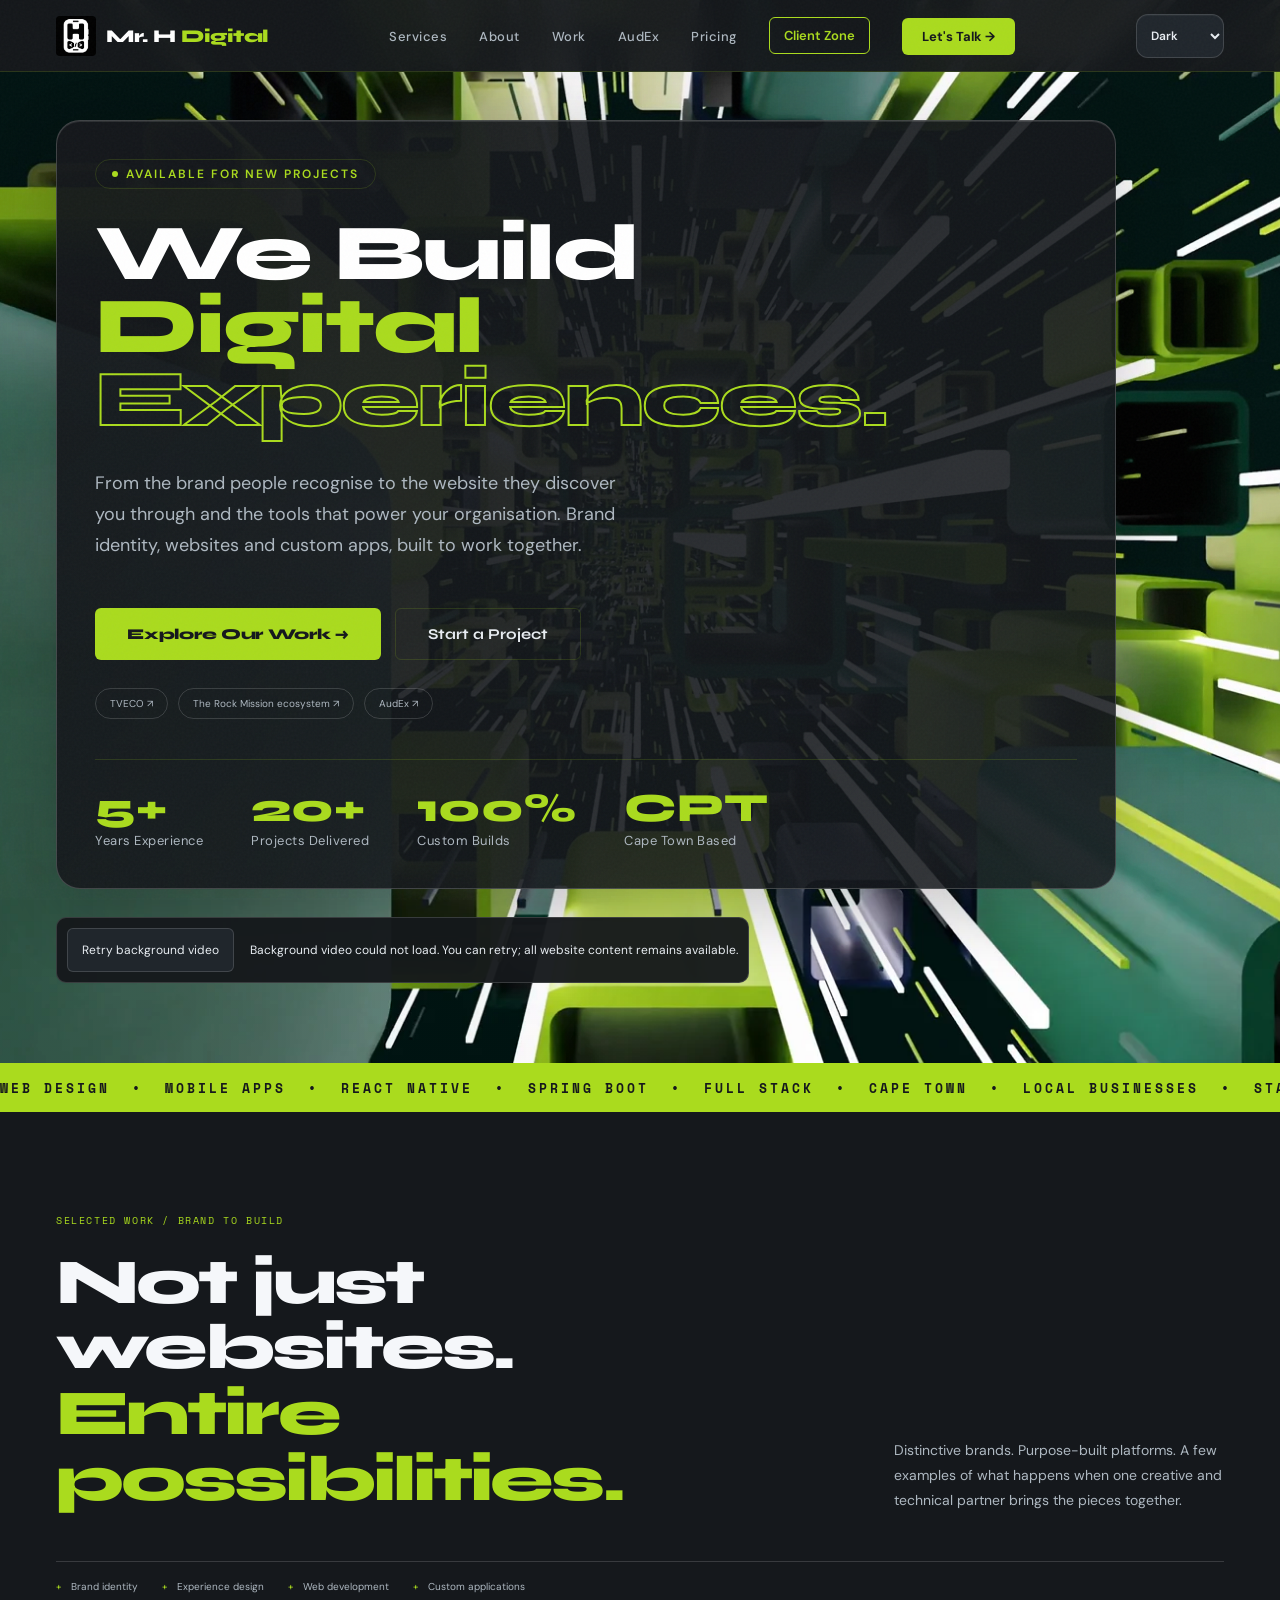
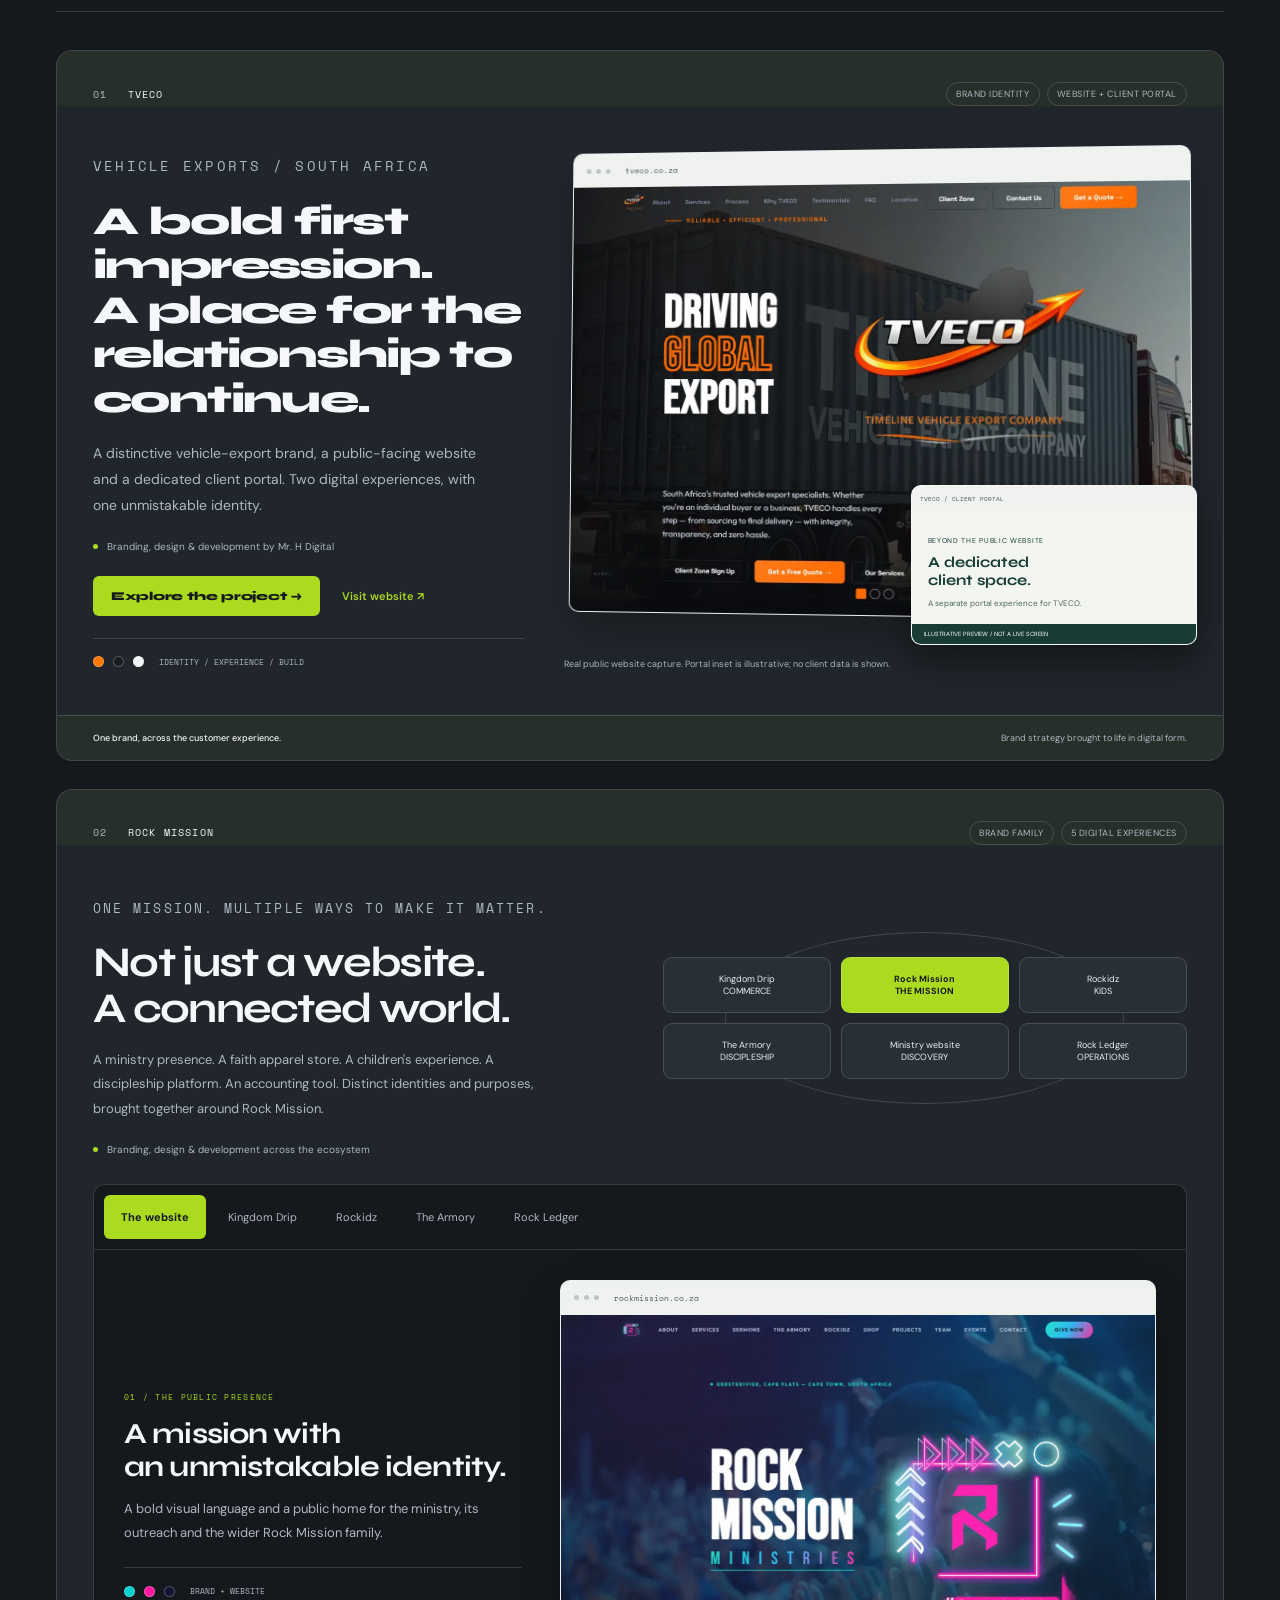
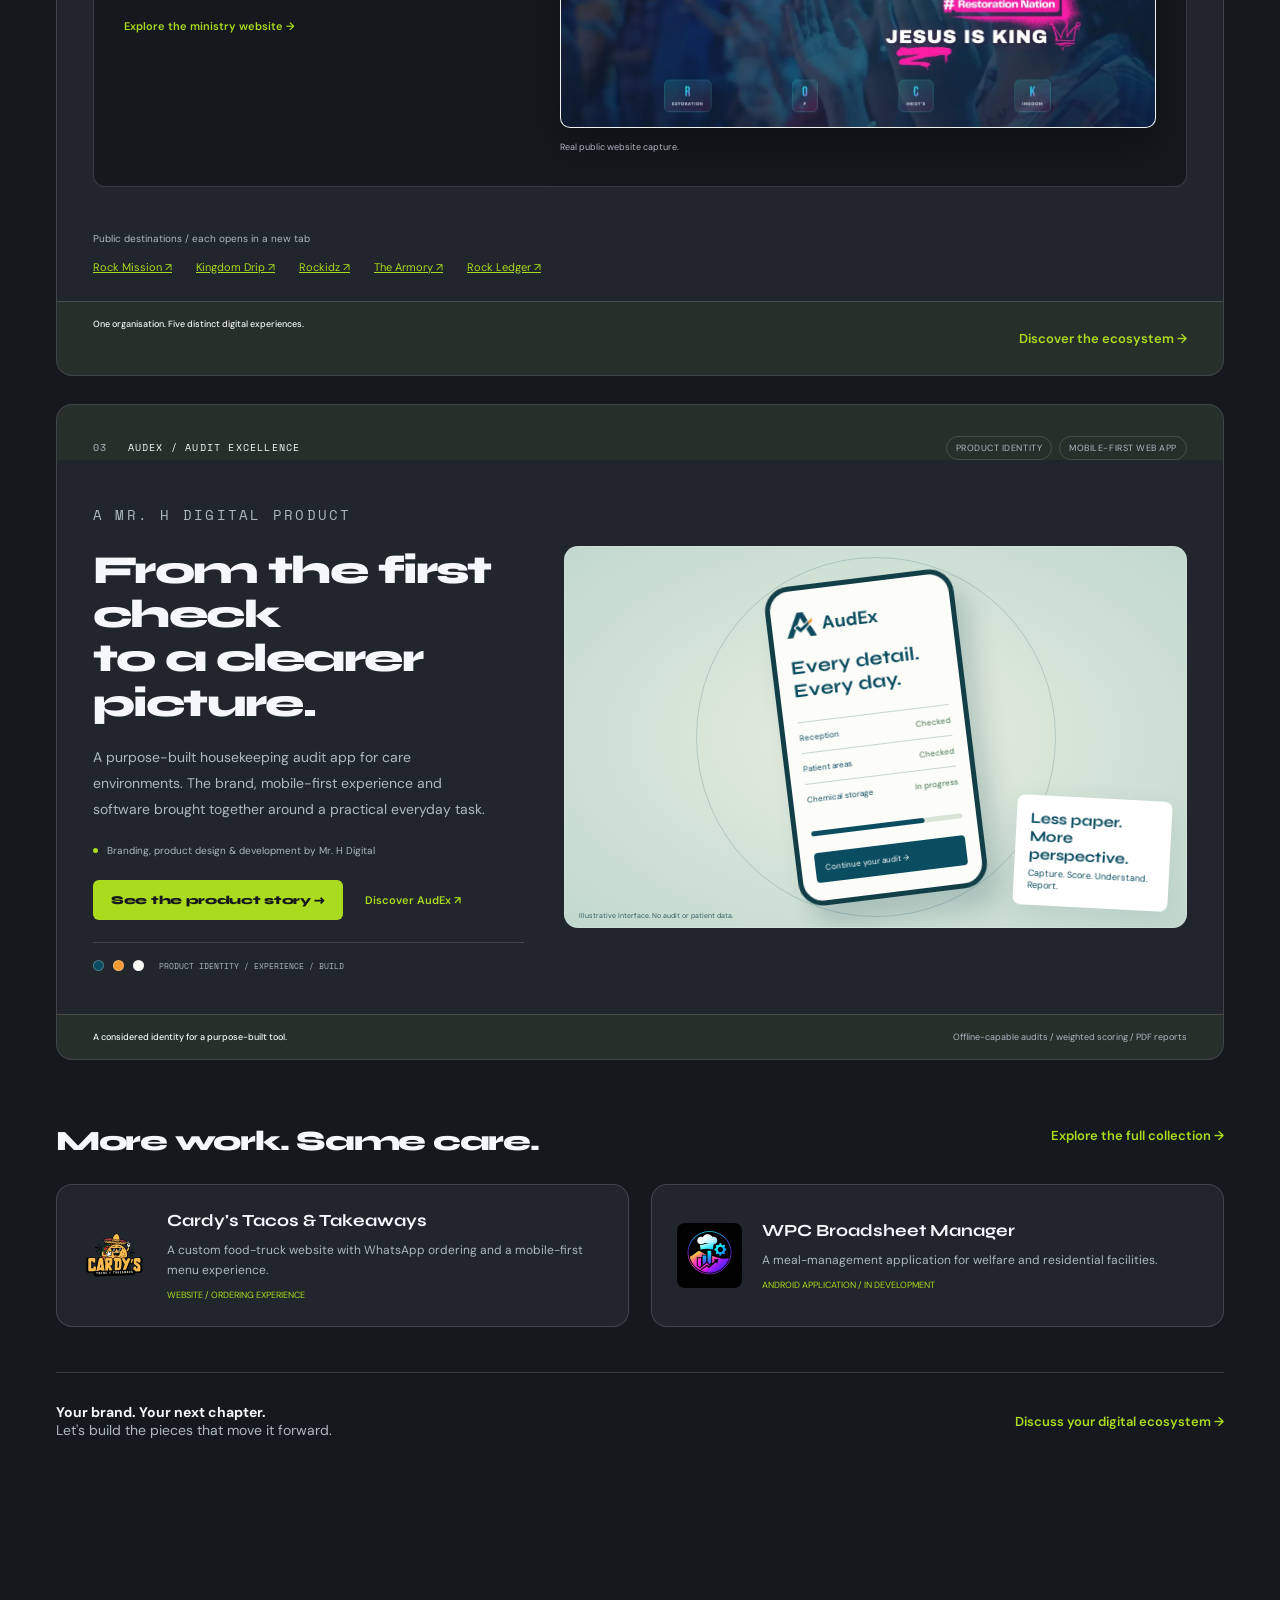
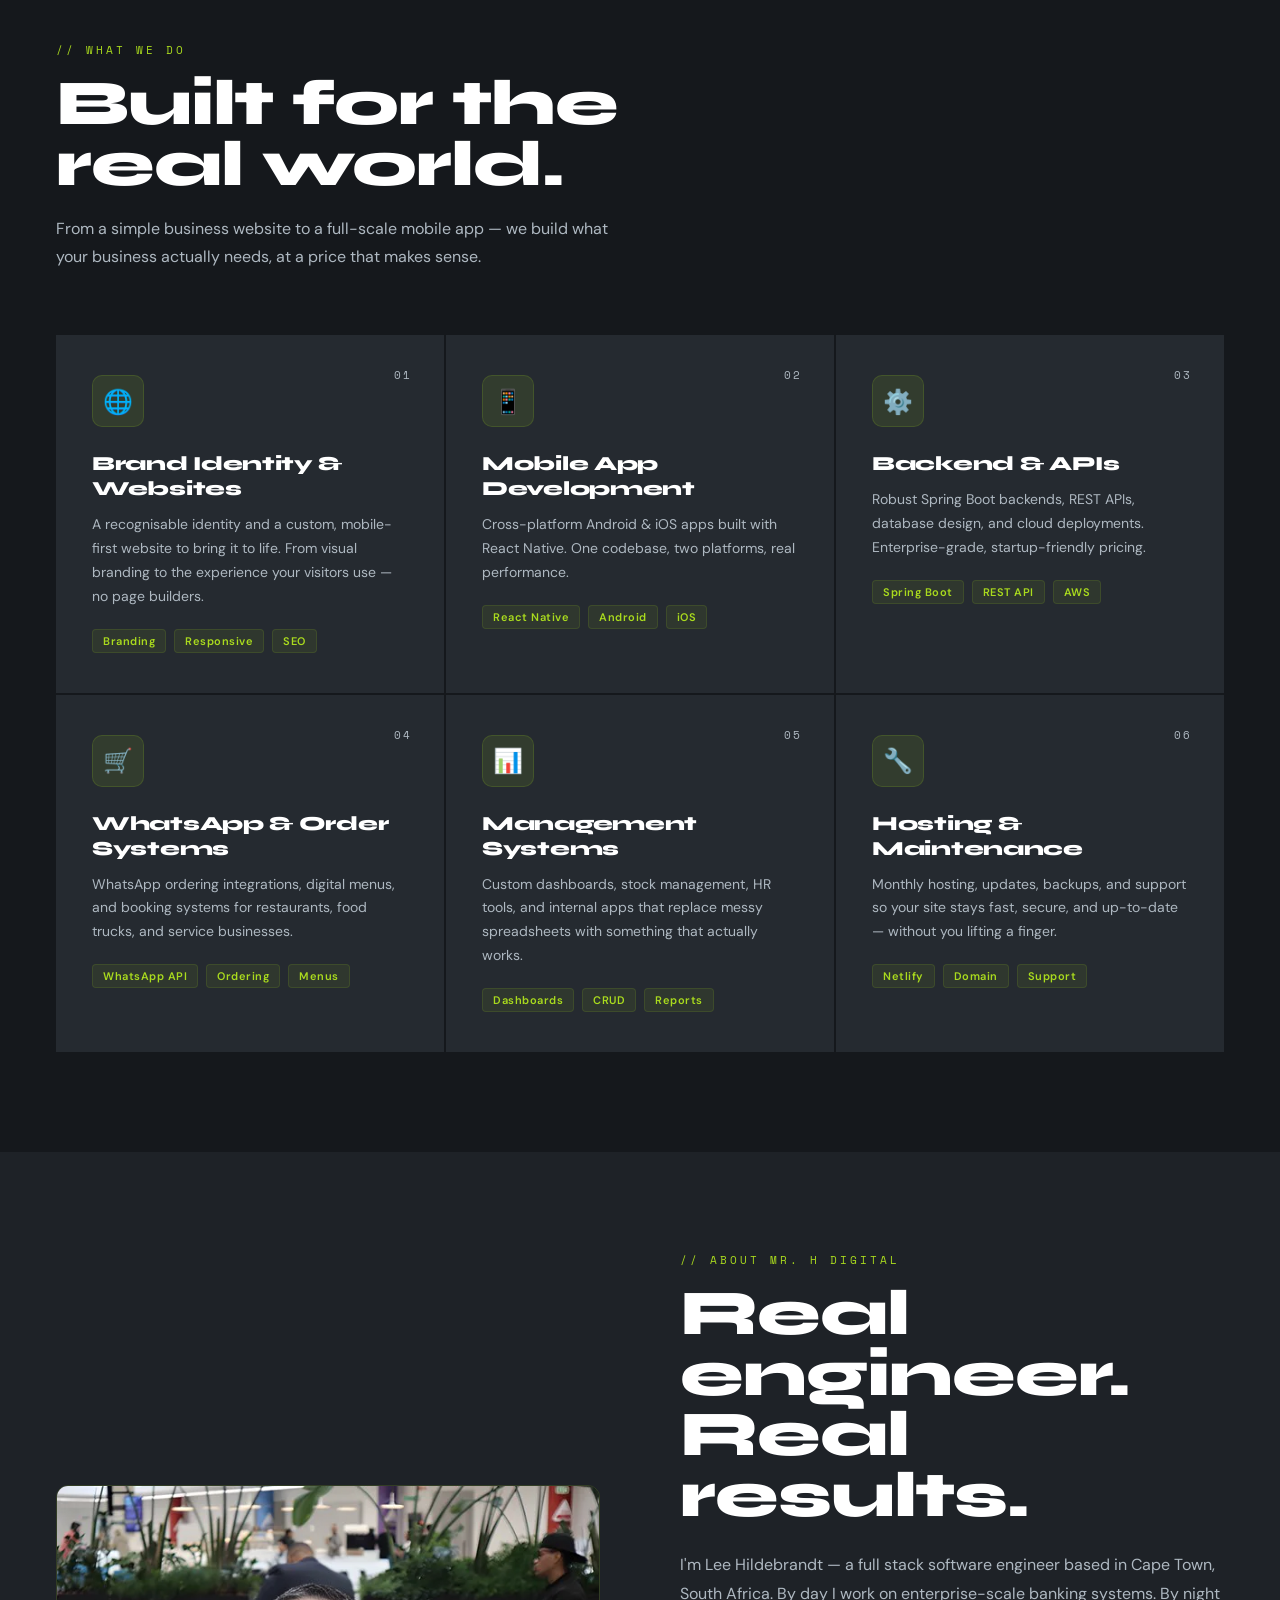
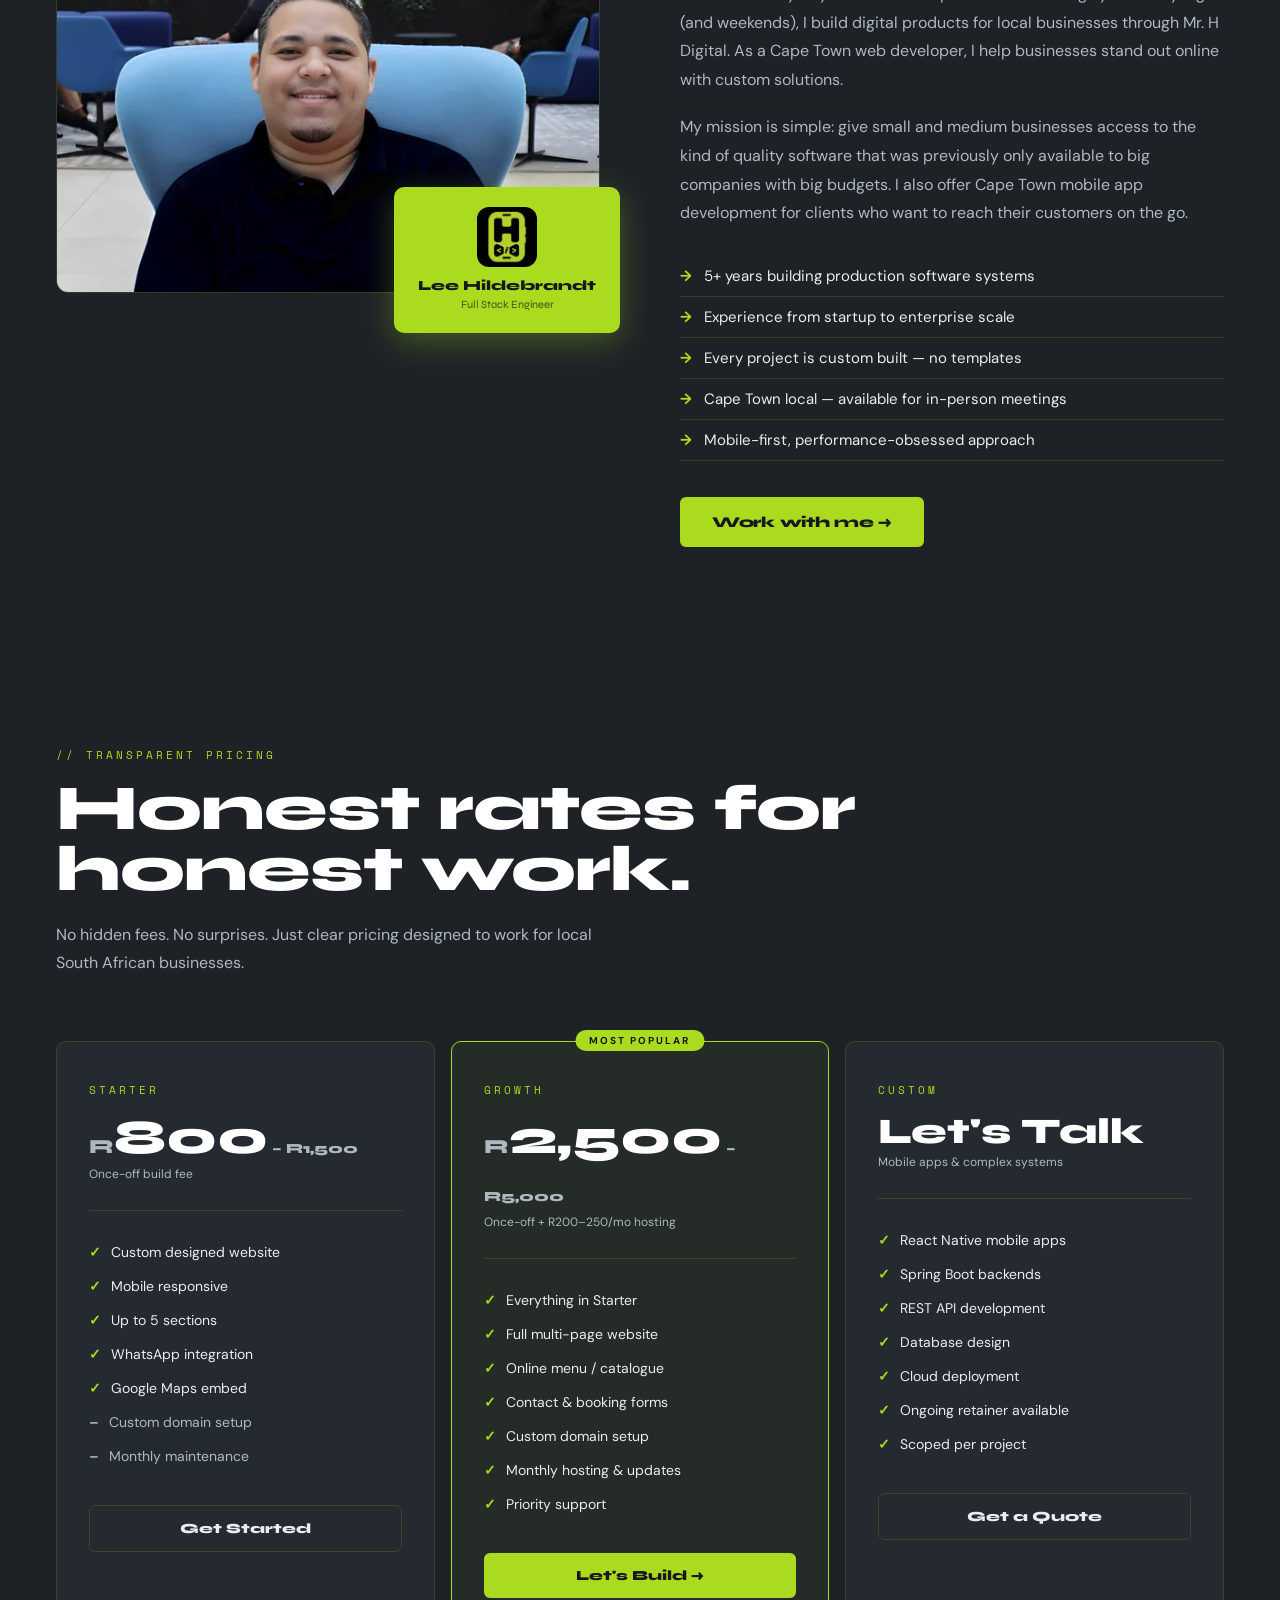
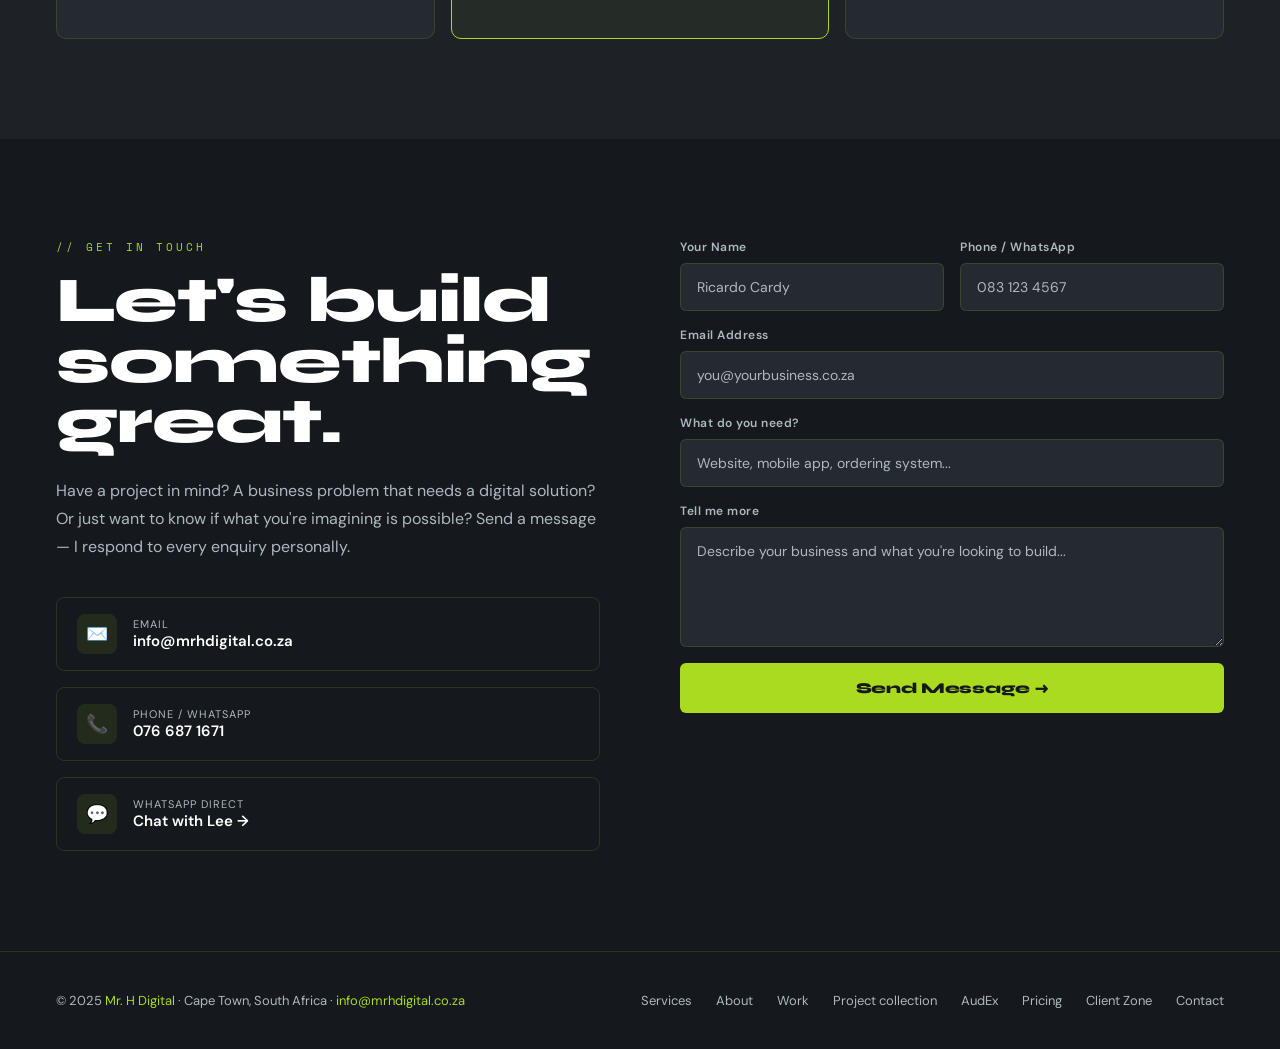
<file: index.html>
<!DOCTYPE html>
<html lang="en">
<head>
  <meta charset="UTF-8" />
  <meta name="viewport" content="width=device-width, initial-scale=1.0" />
  <meta name="theme-color" content="#15181c" />
  <meta name="description" content="Brand identity, websites and custom apps by Mr. H Digital in Cape Town. Explore TVECO, the Rock Mission ecosystem and AudEx. One partner, from brand to build.">
  <link rel="canonical" href="https://www.mrhdigital.co.za/" />
  <!-- Open Graph Meta Tags -->
  <meta property="og:title" content="Mr. H Digital | Mobile & Web App Design · Cape Town" />
  <meta property="og:description" content="Brand identity, websites and custom apps. Explore TVECO, the Rock Mission ecosystem and AudEx: from the first impression to the tools behind it." />
  <meta property="og:image" content="https://www.mrhdigital.co.za/images/og-preview.png" />
  <meta property="og:url" content="https://www.mrhdigital.co.za/" />
  <meta property="og:type" content="website" />
  <!-- Twitter Card Meta Tags -->
  <meta name="twitter:card" content="summary_large_image" />
  <meta name="twitter:title" content="Mr. H Digital | Mobile & Web App Design · Cape Town" />
  <meta name="twitter:description" content="Brand identity, websites and custom apps. Explore the work of Mr. H Digital, from brand to build." />
  <meta name="twitter:image" content="https://www.mrhdigital.co.za/images/og-preview.png" />
  <title>Mr. H Digital | Mobile & Web App Design · Cape Town</title>
  <link rel="icon" type="image/png" sizes="32x32" href="images/logo-mrh-digital.png" />
  <link rel="apple-touch-icon" href="images/logo-mrh-digital.png" />
  <link href="https://fonts.googleapis.com/css2?family=Syne:wght@700;800&family=Space+Mono:wght@400;700&family=DM+Sans:wght@300;400;500;600&display=swap" rel="stylesheet" />
  <link rel="stylesheet" href="css/styles.css" />
  <link rel="stylesheet" href="css/work.css" />
  <link rel="stylesheet" href="css/theme.css" />
  <script src="js/theme.js"></script>
  <script src="js/work.js" defer></script>
</head>
<body>
<a class="skip-link" href="#portfolio">Skip to selected work</a>

<!-- NAV -->
<nav>
  <a href="#" class="nav-logo">
    <img src="images/logo-mrh-digital.png" alt="Mr. H Digital logo - Cape Town web and mobile app development" style="height:40px;width:auto;background:#15181C;border-radius:4px;" />
    <span class="logo-text">Mr. H <span>Digital</span></span>
  </a>
  <ul class="nav-links">
    <li><a href="#services">Services</a></li>
    <li><a href="#about">About</a></li>
    <li><a href="#portfolio">Work</a></li>
    <li><a href="audex/">AudEx</a></li>
    <li><a href="#pricing">Pricing</a></li>
    <li><a href="https://mr-h-digital.github.io/mrh-invoice-ui/" class="nav-client-zone">Client Zone</a></li>
    <li><a href="#contact" class="nav-cta">Let's Talk →</a></li>
  </ul>
  <div class="nav-tools">
  <select class="theme-select" data-theme-select aria-label="Colour theme" hidden><option value="dark">Dark</option><option value="light">Light</option><option value="system">System</option></select>
  <button class="hamburger" id="hbg" onclick="toggleMenu()" aria-label="Open navigation" aria-expanded="false" aria-controls="drawer">
    <span></span><span></span><span></span>
  </button>
  </div>
</nav>

<!-- MOBILE DRAWER -->
<div class="mobile-drawer" id="drawer" inert>
  <a href="#services" onclick="toggleMenu()">Services</a>
  <a href="#about" onclick="toggleMenu()">About</a>
  <a href="#portfolio" onclick="toggleMenu()">Work</a>
  <a href="audex/">AudEx</a>
  <a href="#pricing" onclick="toggleMenu()">Pricing</a>
  <a href="https://mr-h-digital.github.io/mrh-invoice-ui/" class="mob-client-zone" onclick="toggleMenu()">Client Zone</a>
  <a href="#contact" class="mob-cta" onclick="toggleMenu()">Let's Talk →</a>
</div>

<!-- HERO -->
<section class="hero">
  <video id="hero-video" class="hero-video" muted loop playsinline preload="none" disablepictureinpicture aria-hidden="true" tabindex="-1"
    data-dark-src="media/hero-dark-hq.mp4" data-dark-mobile-src="media/hero-dark-mobile-hq.mp4"
    data-light-src="media/hero-light-hq.mp4" data-light-mobile-src="media/hero-light-mobile-hq.mp4"></video>
  <div class="hero-video-overlay" aria-hidden="true"></div>
  <div class="hero-grid-bg"></div>
  <div class="hero-glow"></div>
  <div class="hero-content">
    <div class="hero-tag">Available for new projects</div>
    <h1 class="hero-title">
      We Build<br>
      <span class="lime">Digital</span><br>
      <span class="outline">Experiences.</span>
    </h1>
    <p class="hero-sub">
      From the brand people recognise to the website they discover you through and the tools that power your organisation. Brand identity, websites and custom apps, built to work together.
    </p>
    <div class="hero-btns">
      <a href="#portfolio" class="btn-primary">Explore Our Work →</a>
      <a href="#contact" class="btn-outline">Start a Project</a>
    </div>
    <div class="hero-project-links" aria-label="Featured projects">
      <a href="work/tveco/">TVECO &#8599;</a><a href="work/rock-mission/">The Rock Mission ecosystem &#8599;</a><a href="work/audex/">AudEx &#8599;</a>
    </div>
    <div class="hero-stats">
      <div>
        <div class="stat-num">5+</div>
        <div class="stat-lbl">Years Experience</div>
      </div>
      <div>
        <div class="stat-num">20+</div>
        <div class="stat-lbl">Projects Delivered</div>
      </div>
      <div>
        <div class="stat-num">100%</div>
        <div class="stat-lbl">Custom Builds</div>
      </div>
      <div>
        <div class="stat-num">CPT</div>
        <div class="stat-lbl">Cape Town Based</div>
      </div>
    </div>
  </div>
  <div class="hero-video-controls">
    <button type="button" id="hero-video-toggle" aria-controls="hero-video" hidden>Play background video</button>
    <p id="hero-video-status" role="status"></p>
  </div>
</section>

<!-- MARQUEE -->
<div class="marquee-bar">
  <div class="marquee-inner">
    WEB DESIGN &nbsp;•&nbsp; MOBILE APPS &nbsp;•&nbsp; REACT NATIVE &nbsp;•&nbsp; SPRING BOOT &nbsp;•&nbsp; FULL STACK &nbsp;•&nbsp; CAPE TOWN &nbsp;•&nbsp; LOCAL BUSINESSES &nbsp;•&nbsp; STARTUPS &nbsp;•&nbsp; CUSTOM SOFTWARE &nbsp;•&nbsp; API DEVELOPMENT &nbsp;•&nbsp;
    WEB DESIGN &nbsp;•&nbsp; MOBILE APPS &nbsp;•&nbsp; REACT NATIVE &nbsp;•&nbsp; SPRING BOOT &nbsp;•&nbsp; FULL STACK &nbsp;•&nbsp; CAPE TOWN &nbsp;•&nbsp; LOCAL BUSINESSES &nbsp;•&nbsp; STARTUPS &nbsp;•&nbsp; CUSTOM SOFTWARE &nbsp;•&nbsp; API DEVELOPMENT &nbsp;•&nbsp;
  </div>
</div>

<!-- SELECTED WORK -->
<section class="showroom" id="portfolio" aria-labelledby="showroom-title">
  <div class="work-shell">
    <p class="work-kicker">SELECTED WORK / BRAND TO BUILD</p>
    <div class="work-heading"><div><h2 id="showroom-title">Not just websites.<br><span>Entire possibilities.</span></h2></div><p>Distinctive brands. Purpose-built platforms. A few examples of what happens when one creative and technical partner brings the pieces together.</p></div>
    <div class="work-capabilities"><span>Brand identity</span><span>Experience design</span><span>Web development</span><span>Custom applications</span></div>
    <article class="flagship tveco-feature" id="tveco-showcase">
      <div class="flagship-top"><span class="project-index">01 <b>TVECO</b></span><div class="project-category"><span>Brand identity</span><span>Website + client portal</span></div></div>
      <div class="flagship-grid">
        <div class="flagship-copy"><p class="work-kicker">VEHICLE EXPORTS / SOUTH AFRICA</p><h3>A bold first impression.<br>A place for the<br>relationship to continue.</h3><p>A distinctive vehicle-export brand, a public-facing website and a dedicated client portal. Two digital experiences, with one unmistakable identity.</p><span class="brand-credit">Branding, design &amp; development by Mr. H Digital</span><div class="flagship-actions"><a class="btn-primary" href="work/tveco/">Explore the project &#8594;</a><a class="work-link" href="https://tveco.co.za/" target="_blank" rel="noopener noreferrer">Visit website &#8599;</a></div><div class="identity-strip"><i style="--swatch:#ff7900"></i><i style="--swatch:#191d21"></i><i style="--swatch:#f4f5f6"></i><span>IDENTITY / EXPERIENCE / BUILD</span></div></div>
        <div><div class="preview-composition"><div class="browser-frame"><div class="browser-bar" aria-hidden="true"><i></i><i></i><i></i><span>tveco.co.za</span></div><img src="images/work/tveco.webp" width="1200" height="833" alt="TVECO website with orange export branding, a shipping-container background and vehicle export services" loading="lazy"></div><div class="portal-peek"><div class="browser-bar"><span>TVECO / CLIENT PORTAL</span></div><div class="portal-peek-body"><span>BEYOND THE PUBLIC WEBSITE</span><strong>A dedicated<br>client space.</strong><p>A separate portal experience for TVECO.</p></div><span class="portal-peek-label">ILLUSTRATIVE PREVIEW / NOT A LIVE SCREEN</span></div></div><p class="preview-caption">Real public website capture. Portal inset is illustrative; no client data is shown.</p></div>
      </div>
      <div class="flagship-bottom"><strong>One brand, across the customer experience.</strong><span>Brand strategy brought to life in digital form.</span></div>
    </article>
    <article class="flagship rock-feature" id="rock-showcase">
      <div class="flagship-top"><span class="project-index">02 <b>ROCK MISSION</b></span><div class="project-category"><span>Brand family</span><span>5 digital experiences</span></div></div>
      <div class="ecosystem-intro"><div><p class="work-kicker">ONE MISSION. MULTIPLE WAYS TO MAKE IT MATTER.</p><h3>Not just a website.<br>A connected world.</h3><p>A ministry presence. A faith apparel store. A children's experience. A discipleship platform. An accounting tool. Distinct identities and purposes, brought together around Rock Mission.</p><span class="brand-credit">Branding, design &amp; development across the ecosystem</span></div><div class="ecosystem-orbit" aria-label="Rock Mission ecosystem: ministry website, Kingdom Drip, Rockidz, The Armory and Rock Ledger"><span>Kingdom Drip<br>COMMERCE</span><span class="orbit-centre">Rock Mission<br>THE MISSION</span><span>Rockidz<br>KIDS</span><span>The Armory<br>DISCIPLESHIP</span><span>Ministry website<br>DISCOVERY</span><span>Rock Ledger<br>OPERATIONS</span></div></div>
      <div class="ecosystem-explorer" data-ecosystem>
        <div class="ecosystem-tabs" role="tablist" aria-label="Explore the Rock Mission products" hidden>
          <button type="button" role="tab" id="eco-tab-mission" aria-controls="eco-mission" aria-selected="true">The website</button>
          <button type="button" role="tab" id="eco-tab-shop" aria-controls="eco-shop" aria-selected="false" tabindex="-1">Kingdom Drip</button>
          <button type="button" role="tab" id="eco-tab-kids" aria-controls="eco-kids" aria-selected="false" tabindex="-1">Rockidz</button>
          <button type="button" role="tab" id="eco-tab-learn" aria-controls="eco-learn" aria-selected="false" tabindex="-1">The Armory</button>
          <button type="button" role="tab" id="eco-tab-ledger" aria-controls="eco-ledger" aria-selected="false" tabindex="-1">Rock Ledger</button>
        </div>
        <div class="ecosystem-panel" id="eco-mission" role="tabpanel" aria-labelledby="eco-tab-mission" tabindex="0"><div><p class="work-kicker">01 / THE PUBLIC PRESENCE</p><h4>A mission with<br>an unmistakable identity.</h4><p>A bold visual language and a public home for the ministry, its outreach and the wider Rock Mission family.</p><div class="identity-strip"><i style="--swatch:#04d1d0"></i><i style="--swatch:#ff16a1"></i><i style="--swatch:#111634"></i><span>BRAND + WEBSITE</span></div><a class="work-link" href="work/rock-mission/#ministry">Explore the ministry website &#8594;</a></div><div><div class="browser-frame"><div class="browser-bar" aria-hidden="true"><i></i><i></i><i></i><span>rockmission.co.za</span></div><img src="images/work/rockmission.webp" width="1200" height="833" alt="Rock Mission Ministries website with cyan and pink identity and the message Jesus is King" loading="lazy"></div><p class="preview-caption">Real public website capture.</p></div></div>
        <div class="ecosystem-panel" id="eco-shop" role="tabpanel" aria-labelledby="eco-tab-shop" tabindex="0" hidden><div><p class="work-kicker">02 / FAITH MEETS COMMERCE</p><h4>Wear the message.<br>Explore the brand.</h4><p>Kingdom Drip brings faith apparel into a distinctive online store, with its own identity and a clear relationship to Rock Mission.</p><div class="identity-strip"><i style="--swatch:#00d5d0"></i><i style="--swatch:#ed1b89"></i><i style="--swatch:#0e1119"></i><span>BRAND + ONLINE STORE</span></div><a class="work-link" href="work/rock-mission/#kingdom-drip">Explore Kingdom Drip &#8594;</a></div><div><div class="browser-frame"><div class="browser-bar" aria-hidden="true"><i></i><i></i><i></i><span>shop.rockmission.co.za</span></div><img src="images/work/kingdom-drip.webp" width="1200" height="833" alt="Kingdom Drip storefront with branded faith apparel and a Cape Town streetwear hero" loading="lazy"></div><p class="preview-caption">Real public storefront capture.</p></div></div>
        <div class="ecosystem-panel" id="eco-kids" role="tabpanel" aria-labelledby="eco-tab-kids" tabindex="0" hidden><div><p class="work-kicker">03 / A WORLD FOR LITTLE EXPLORERS</p><h4>Big imagination.<br>A playful way to learn.</h4><p>Rockidz Kids Corner gives Bible stories and activities a colourful, welcoming home, with a playful brand built for its audience.</p><div class="identity-strip"><i style="--swatch:#00b8ef"></i><i style="--swatch:#ff3ca8"></i><i style="--swatch:#ffc52c"></i><span>BRAND + KIDS WEB APP</span></div><a class="work-link" href="work/rock-mission/#rockidz">Explore Rockidz &#8594;</a></div><div><div class="browser-frame"><div class="browser-bar" aria-hidden="true"><i></i><i></i><i></i><span>rockidz.rockmission.co.za</span></div><img src="images/work/rockidz.webp" width="1200" height="833" alt="Rockidz Kids Corner public landing page with colourful space artwork and Bible story activities" loading="lazy"></div><p class="preview-caption">Real public landing-page capture. No children's account data.</p></div></div>
        <div class="ecosystem-panel" id="eco-learn" role="tabpanel" aria-labelledby="eco-tab-learn" tabindex="0" hidden><div><p class="work-kicker">04 / EQUIPPED BY TRUTH</p><h4>A purposeful place<br>to grow in faith.</h4><p>The Armory brings discipleship and Bible study into a dedicated platform, with a focused identity and an invitation to keep learning.</p><div class="identity-strip"><i style="--swatch:#23d0c4"></i><i style="--swatch:#a77cff"></i><i style="--swatch:#080d18"></i><span>BRAND + LEARNING PLATFORM</span></div><a class="work-link" href="work/rock-mission/#armory">Explore The Armory &#8594;</a></div><div><div class="browser-frame"><div class="browser-bar" aria-hidden="true"><i></i><i></i><i></i><span>learn.rockmission.co.za</span></div><img src="images/work/armory.webp" width="1200" height="833" alt="The Armory public landing page with its Equipped by Truth brand and training-path introduction" loading="lazy"></div><p class="preview-caption">Real public landing-page capture; any example progress belongs to that site's public presentation.</p></div></div>
        <div class="ecosystem-panel" id="eco-ledger" role="tabpanel" aria-labelledby="eco-tab-ledger" tabindex="0" hidden><div><p class="work-kicker">05 / BEHIND THE MISSION</p><h4>Purpose on the outside.<br>Practical tools inside.</h4><p>Rock Ledger is the ministry's dedicated accounting tool. A focused operational product, with branding and development by the same partner.</p><a class="work-link" href="work/rock-mission/#ledger">Explore Rock Ledger &#8594;</a></div><div><div class="illustrative-tool ledger-illustration"><span>ROCK LEDGER / ACCOUNTING TOOL</span><h3>Made for the work<br>behind the mission.</h3><p>A dedicated space for the organisation's accounting work.</p><div class="tool-rows" aria-hidden="true"><span>Purpose-built operational experience</span><span>A distinct product within the brand family</span><span>Designed &amp; developed by Mr. H Digital</span></div><small>Illustrative product presentation. Not a screenshot. No financial data.</small></div><p class="preview-caption">Private workspace not accessed or reproduced.</p></div></div>
      </div>
      <div class="ecosystem-links"><span>Public destinations / each opens in a new tab</span><a href="https://rockmission.co.za/" target="_blank" rel="noopener noreferrer">Rock Mission &#8599;</a><a href="https://shop.rockmission.co.za/" target="_blank" rel="noopener noreferrer">Kingdom Drip &#8599;</a><a href="https://rockidz.rockmission.co.za/" target="_blank" rel="noopener noreferrer">Rockidz &#8599;</a><a href="https://learn.rockmission.co.za/" target="_blank" rel="noopener noreferrer">The Armory &#8599;</a><a href="https://ledger.rockmission.co.za/" target="_blank" rel="noopener noreferrer">Rock Ledger &#8599;</a></div>
      <div class="flagship-bottom"><strong>One organisation. Five distinct digital experiences.</strong><a class="work-link" href="work/rock-mission/">Discover the ecosystem &#8594;</a></div>
    </article>
    <article class="flagship audex-feature" id="audex-showcase">
      <div class="flagship-top"><span class="project-index">03 <b>AUDEX / AUDIT EXCELLENCE</b></span><div class="project-category"><span>Product identity</span><span>Mobile-first web app</span></div></div>
      <div class="flagship-grid"><div class="flagship-copy"><p class="work-kicker">A MR. H DIGITAL PRODUCT</p><h3>From the first check<br>to a clearer picture.</h3><p>A purpose-built housekeeping audit app for care environments. The brand, mobile-first experience and software brought together around a practical everyday task.</p><span class="brand-credit">Branding, product design &amp; development by Mr. H Digital</span><div class="flagship-actions"><a class="btn-primary" href="work/audex/">See the product story &#8594;</a><a class="work-link" href="audex/">Discover AudEx &#8599;</a></div><div class="identity-strip"><i style="--swatch:#0b4d60"></i><i style="--swatch:#f29934"></i><i style="--swatch:#faf9f5"></i><span>PRODUCT IDENTITY / EXPERIENCE / BUILD</span></div></div><div class="audex-display"><div class="audex-mini-phone"><div class="audex-mini-brand"><img src="audex/assets/audex-mark.webp" width="30" height="25" alt="">AudEx</div><h4>Every detail.<br>Every day.</h4><div class="mini-check">Reception <span>Checked</span></div><div class="mini-check">Patient areas <span>Checked</span></div><div class="mini-check">Chemical storage <span>In progress</span></div><div class="mini-progress"></div><div class="mini-button">Continue your audit &#8594;</div></div><div class="audex-display-note"><strong>Less paper.<br>More perspective.</strong>Capture. Score. Understand. Report.</div><small>Illustrative interface. No audit or patient data.</small></div></div>
      <div class="flagship-bottom"><strong>A considered identity for a purpose-built tool.</strong><span>Offline-capable audits / weighted scoring / PDF reports</span></div>
    </article>
    <div class="work-heading" style="margin-top:55px;margin-bottom:0"><h2 style="font-size:28px">More work. Same care.</h2><a class="work-link" href="work/">Explore the full collection &#8594;</a></div>
    <div class="more-work"><article><img src="images/cardys-tacos-logo.webp" width="65" height="65" alt="Cardy's Tacos logo" loading="lazy"><div><h3>Cardy's Tacos &amp; Takeaways</h3><p>A custom food-truck website with WhatsApp ordering and a mobile-first menu experience.</p><small>WEBSITE / ORDERING EXPERIENCE</small></div></article><article><img src="images/wpc-broadsheet-manager.webp" width="65" height="65" alt="WPC Broadsheet Manager identity" loading="lazy"><div><h3>WPC Broadsheet Manager</h3><p>A meal-management application for welfare and residential facilities.</p><small>ANDROID APPLICATION / IN DEVELOPMENT</small></div></article></div>
    <div class="showroom-outro"><p><strong>Your brand. Your next chapter.</strong><br>Let's build the pieces that move it forward.</p><a class="work-link" href="#contact">Discuss your digital ecosystem &#8594;</a></div>
  </div>
</section>

<!-- SERVICES -->
<section class="section services" id="services">
  <div class="sec-eyebrow fade-up">// What We Do</div>
  <h2 class="sec-title fade-up">Built for the<br>real world.</h2>
  <p class="sec-desc fade-up">From a simple business website to a full-scale mobile app — we build what your business actually needs, at a price that makes sense.</p>
  <div class="services-grid fade-up">
    <div class="service-card">
      <div class="service-num">01</div>
      <div class="service-icon">🌐</div>
      <div class="service-title">Brand Identity &amp; Websites</div>
      <div class="service-desc">A recognisable identity and a custom, mobile-first website to bring it to life. From visual branding to the experience your visitors use — no page builders.</div>
      <div class="service-tags">
        <span class="tag">Branding</span><span class="tag">Responsive</span><span class="tag">SEO</span>
      </div>
    </div>
    <div class="service-card">
      <div class="service-num">02</div>
      <div class="service-icon">📱</div>
      <div class="service-title">Mobile App Development</div>
      <div class="service-desc">Cross-platform Android & iOS apps built with React Native. One codebase, two platforms, real performance.</div>
      <div class="service-tags">
        <span class="tag">React Native</span><span class="tag">Android</span><span class="tag">iOS</span>
      </div>
    </div>
    <div class="service-card">
      <div class="service-num">03</div>
      <div class="service-icon">⚙️</div>
      <div class="service-title">Backend & APIs</div>
      <div class="service-desc">Robust Spring Boot backends, REST APIs, database design, and cloud deployments. Enterprise-grade, startup-friendly pricing.</div>
      <div class="service-tags">
        <span class="tag">Spring Boot</span><span class="tag">REST API</span><span class="tag">AWS</span>
      </div>
    </div>
    <div class="service-card">
      <div class="service-num">04</div>
      <div class="service-icon">🛒</div>
      <div class="service-title">WhatsApp & Order Systems</div>
      <div class="service-desc">WhatsApp ordering integrations, digital menus, and booking systems for restaurants, food trucks, and service businesses.</div>
      <div class="service-tags">
        <span class="tag">WhatsApp API</span><span class="tag">Ordering</span><span class="tag">Menus</span>
      </div>
    </div>
    <div class="service-card">
      <div class="service-num">05</div>
      <div class="service-icon">📊</div>
      <div class="service-title">Management Systems</div>
      <div class="service-desc">Custom dashboards, stock management, HR tools, and internal apps that replace messy spreadsheets with something that actually works.</div>
      <div class="service-tags">
        <span class="tag">Dashboards</span><span class="tag">CRUD</span><span class="tag">Reports</span>
      </div>
    </div>
    <div class="service-card">
      <div class="service-num">06</div>
      <div class="service-icon">🔧</div>
      <div class="service-title">Hosting & Maintenance</div>
      <div class="service-desc">Monthly hosting, updates, backups, and support so your site stays fast, secure, and up-to-date — without you lifting a finger.</div>
      <div class="service-tags">
        <span class="tag">Netlify</span><span class="tag">Domain</span><span class="tag">Support</span>
      </div>
    </div>
  </div>
</section>

<!-- ABOUT -->
<section class="section" id="about">
  <div class="about-inner">
    <div class="about-visual fade-up">
      <div class="about-img-wrap">
        <img src="images/lee-hildebrandt.webp" width="600" height="600" loading="lazy" decoding="async" alt="Lee Hildebrandt - Cape Town full stack software engineer and founder of Mr. H Digital" style="width:100%;height:100%;object-fit:cover;object-position:center top;" />
      </div>
      <div class="about-badge">
        <img src="images/mrh-digital-badge.png" alt="Mr. H Digital badge" style="width:60px;height:auto;display:block;margin:0 auto 10px;border-radius:12px;background:#1E2227;" />
        Lee Hildebrandt<br>
        <small style="font-size:11px;opacity:.7;font-weight:400;">Full Stack Engineer</small>
      </div>
    </div>
    <div class="about-text fade-up">
      <div class="sec-eyebrow">// About Mr. H Digital</div>
      <h2 class="sec-title">Real engineer.<br>Real results.</h2>
      <p>I'm Lee Hildebrandt — a full stack software engineer based in Cape Town, South Africa. By day I work on enterprise-scale banking systems. By night (and weekends), I build digital products for local businesses through Mr. H Digital. As a Cape Town web developer, I help businesses stand out online with custom solutions.</p>
      <p>My mission is simple: give small and medium businesses access to the kind of quality software that was previously only available to big companies with big budgets. I also offer Cape Town mobile app development for clients who want to reach their customers on the go.</p>
      <ul class="about-list">
        <li>5+ years building production software systems</li>
        <li>Experience from startup to enterprise scale</li>
        <li>Every project is custom built — no templates</li>
        <li>Cape Town local — available for in-person meetings</li>
        <li>Mobile-first, performance-obsessed approach</li>
      </ul>
      <a href="#contact" class="btn-primary" style="display:inline-flex;margin-top:8px;">Work with me →</a>
    </div>
  </div>
</section>

<!-- PRICING -->
<section class="section" id="pricing">
  <div class="sec-eyebrow fade-up">// Transparent Pricing</div>
  <h2 class="sec-title fade-up">Honest rates for<br>honest work.</h2>
  <p class="sec-desc fade-up">No hidden fees. No surprises. Just clear pricing designed to work for local South African businesses.</p>
  <div class="pricing-grid fade-up">
    <div class="price-card">
      <div class="price-tier">Starter</div>
      <div class="price-amount"><small>R</small>800<small style="font-size:14px;"> – R1,500</small></div>
      <div class="price-note">Once-off build fee</div>
      <hr class="price-divider" />
      <ul class="price-features">
        <li>Custom designed website</li>
        <li>Mobile responsive</li>
        <li>Up to 5 sections</li>
        <li>WhatsApp integration</li>
        <li>Google Maps embed</li>
        <li class="muted-feat">Custom domain setup</li>
        <li class="muted-feat">Monthly maintenance</li>
      </ul>
      <a href="#contact" class="btn-price btn-price-outline">Get Started</a>
    </div>
    <div class="price-card featured-price">
      <div class="price-badge">Most Popular</div>
      <div class="price-tier">Growth</div>
      <div class="price-amount"><small>R</small>2,500<small style="font-size:14px;"> – R5,000</small></div>
      <div class="price-note">Once-off + R200–250/mo hosting</div>
      <hr class="price-divider" />
      <ul class="price-features">
        <li>Everything in Starter</li>
        <li>Full multi-page website</li>
        <li>Online menu / catalogue</li>
        <li>Contact & booking forms</li>
        <li>Custom domain setup</li>
        <li>Monthly hosting & updates</li>
        <li>Priority support</li>
      </ul>
      <a href="#contact" class="btn-price btn-price-filled">Let's Build →</a>
    </div>
    <div class="price-card">
      <div class="price-tier">Custom</div>
      <div class="price-amount" style="font-size:36px;">Let's Talk</div>
      <div class="price-note">Mobile apps & complex systems</div>
      <hr class="price-divider" />
      <ul class="price-features">
        <li>React Native mobile apps</li>
        <li>Spring Boot backends</li>
        <li>REST API development</li>
        <li>Database design</li>
        <li>Cloud deployment</li>
        <li>Ongoing retainer available</li>
        <li>Scoped per project</li>
      </ul>
      <a href="#contact" class="btn-price btn-price-outline">Get a Quote</a>
    </div>
  </div>
</section>

<!-- CONTACT -->
<section class="section" id="contact" style="background:var(--darker);">
  <div class="contact-inner">
    <div class="contact-info fade-up">
      <div class="sec-eyebrow">// Get In Touch</div>
      <h2 class="sec-title">Let's build<br>something great.</h2>
      <p>Have a project in mind? A business problem that needs a digital solution? Or just want to know if what you're imagining is possible? Send a message — I respond to every enquiry personally.</p>
      <div class="contact-links">
        <a href="mailto:info@mrhdigital.co.za" class="contact-link">
          <div class="contact-link-icon">✉️</div>
          <div>
            <div class="contact-link-label">Email</div>
            <div class="contact-link-val">info@mrhdigital.co.za</div>
          </div>
        </a>
        <a href="tel:+27766871671" class="contact-link">
          <div class="contact-link-icon">📞</div>
          <div>
            <div class="contact-link-label">Phone / WhatsApp</div>
            <div class="contact-link-val">076 687 1671</div>
          </div>
        </a>
        <a href="https://wa.me/27766871671" target="_blank" class="contact-link">
          <div class="contact-link-icon">💬</div>
          <div>
            <div class="contact-link-label">WhatsApp Direct</div>
            <div class="contact-link-val">Chat with Lee →</div>
          </div>
        </a>
      </div>
    </div>
    <div class="fade-up">
      <form class="contact-form" onsubmit="handleSubmit(event)">
        <div class="form-row">
          <div class="form-group">
            <label class="form-label">Your Name</label>
            <input class="form-input" name="name" type="text" placeholder="Ricardo Cardy" required />
          </div>
          <div class="form-group">
            <label class="form-label">Phone / WhatsApp</label>
            <input class="form-input" name="phone" type="tel" placeholder="083 123 4567" />
          </div>
        </div>
        <div class="form-group">
          <label class="form-label">Email Address</label>
          <input class="form-input" name="email" type="email" placeholder="you@yourbusiness.co.za" required />
        </div>
        <div class="form-group">
          <label class="form-label">What do you need?</label>
          <input class="form-input" name="project" type="text" placeholder="Website, mobile app, ordering system..." />
        </div>
        <div class="form-group">
          <label class="form-label">Tell me more</label>
          <textarea class="form-textarea" name="details" placeholder="Describe your business and what you're looking to build..."></textarea>
        </div>
        <button type="submit" class="form-submit" id="submitBtn">Send Message →</button>
      </form>
    </div>
  </div>
</section>

<!-- FOOTER -->
<footer>
  <p class="theme-status" id="theme-status" role="status"></p>
  <div>
    <div class="footer-copy">
      © 2025 <a href="#">Mr. H Digital</a> · Cape Town, South Africa · <a href="mailto:info@mrhdigital.co.za">info@mrhdigital.co.za</a>
    </div>
  </div>
  <div class="footer-links">
    <a href="#services">Services</a>
    <a href="#about">About</a>
    <a href="#portfolio">Work</a>
    <a href="work/">Project collection</a>
    <a href="audex/">AudEx</a>
    <a href="#pricing">Pricing</a>
    <a href="https://mr-h-digital.github.io/mrh-invoice-ui/">Client Zone</a>
    <a href="#contact">Contact</a>
  </div>
</footer>

<script src="js/script.js"></script>
<!-- LocalBusiness Structured Data -->
<script type="application/ld+json">
{
  "@context": "https://schema.org",
  "@type": "LocalBusiness",
  "name": "Mr. H Digital",
  "url": "https://www.mrhdigital.co.za",
  "email": "info@mrhdigital.co.za",
  "telephone": "+27766871671",
  "description": "Brand identity, custom websites, mobile apps and web platforms by Mr. H Digital in Cape Town.",
  "address": {
    "@type": "PostalAddress",
    "addressLocality": "Cape Town",
    "addressRegion": "Western Cape",
    "addressCountry": "ZA"
  },
  "areaServed": "Cape Town, South Africa",
  "priceRange": "R800 – R5000+"
}
</script>
</body>
</html>
</file>
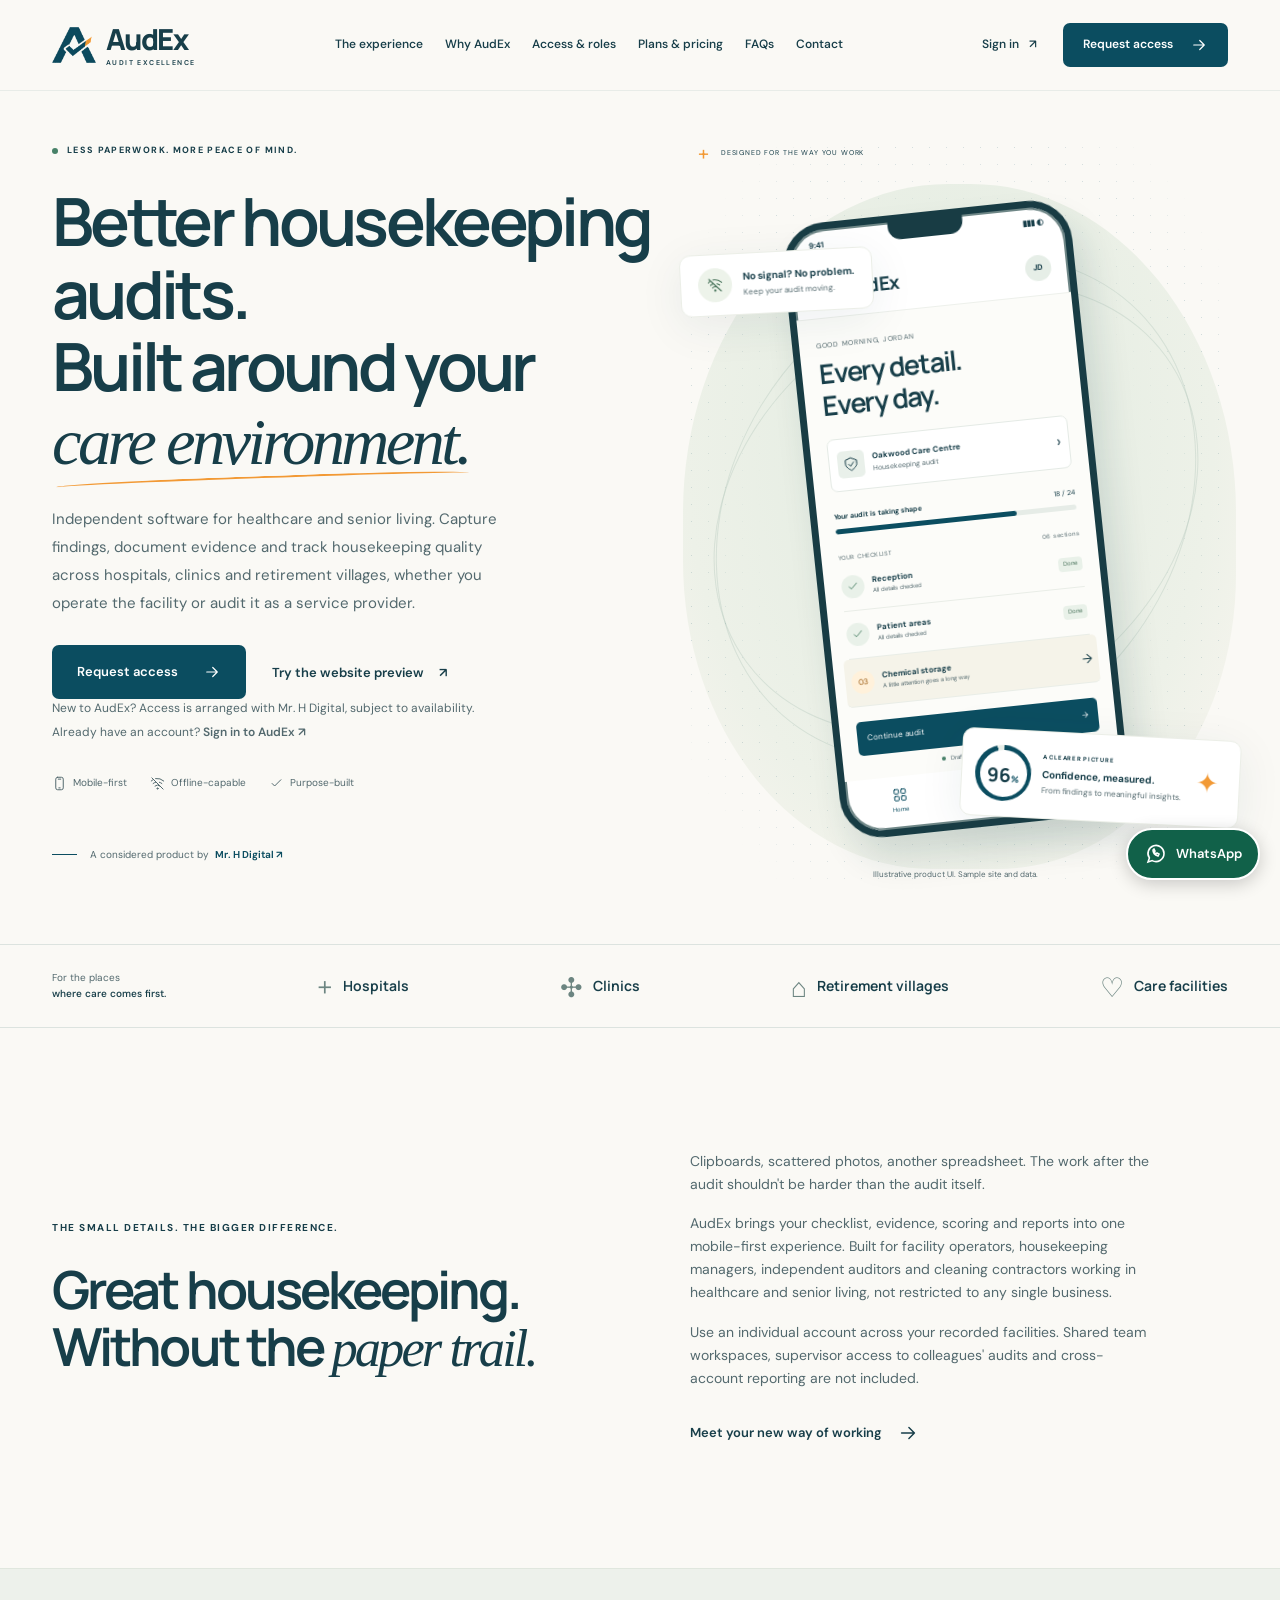
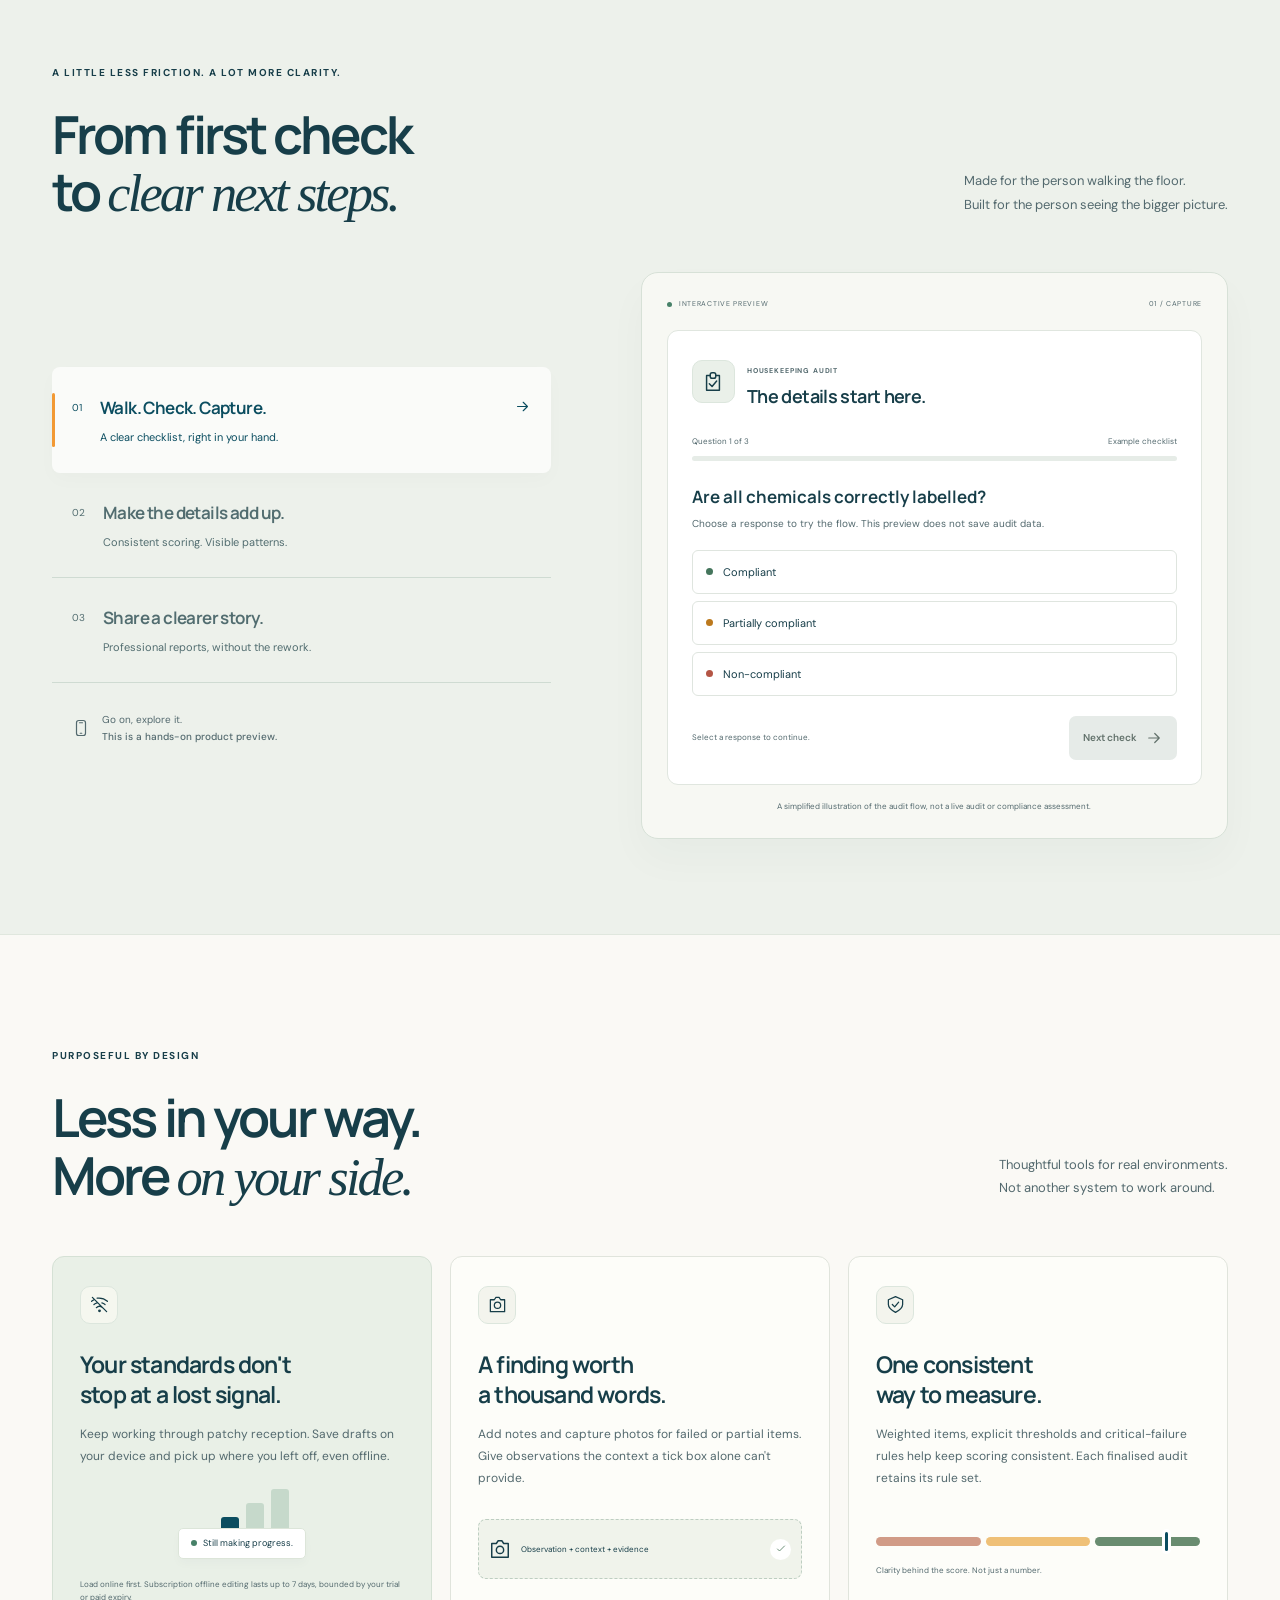
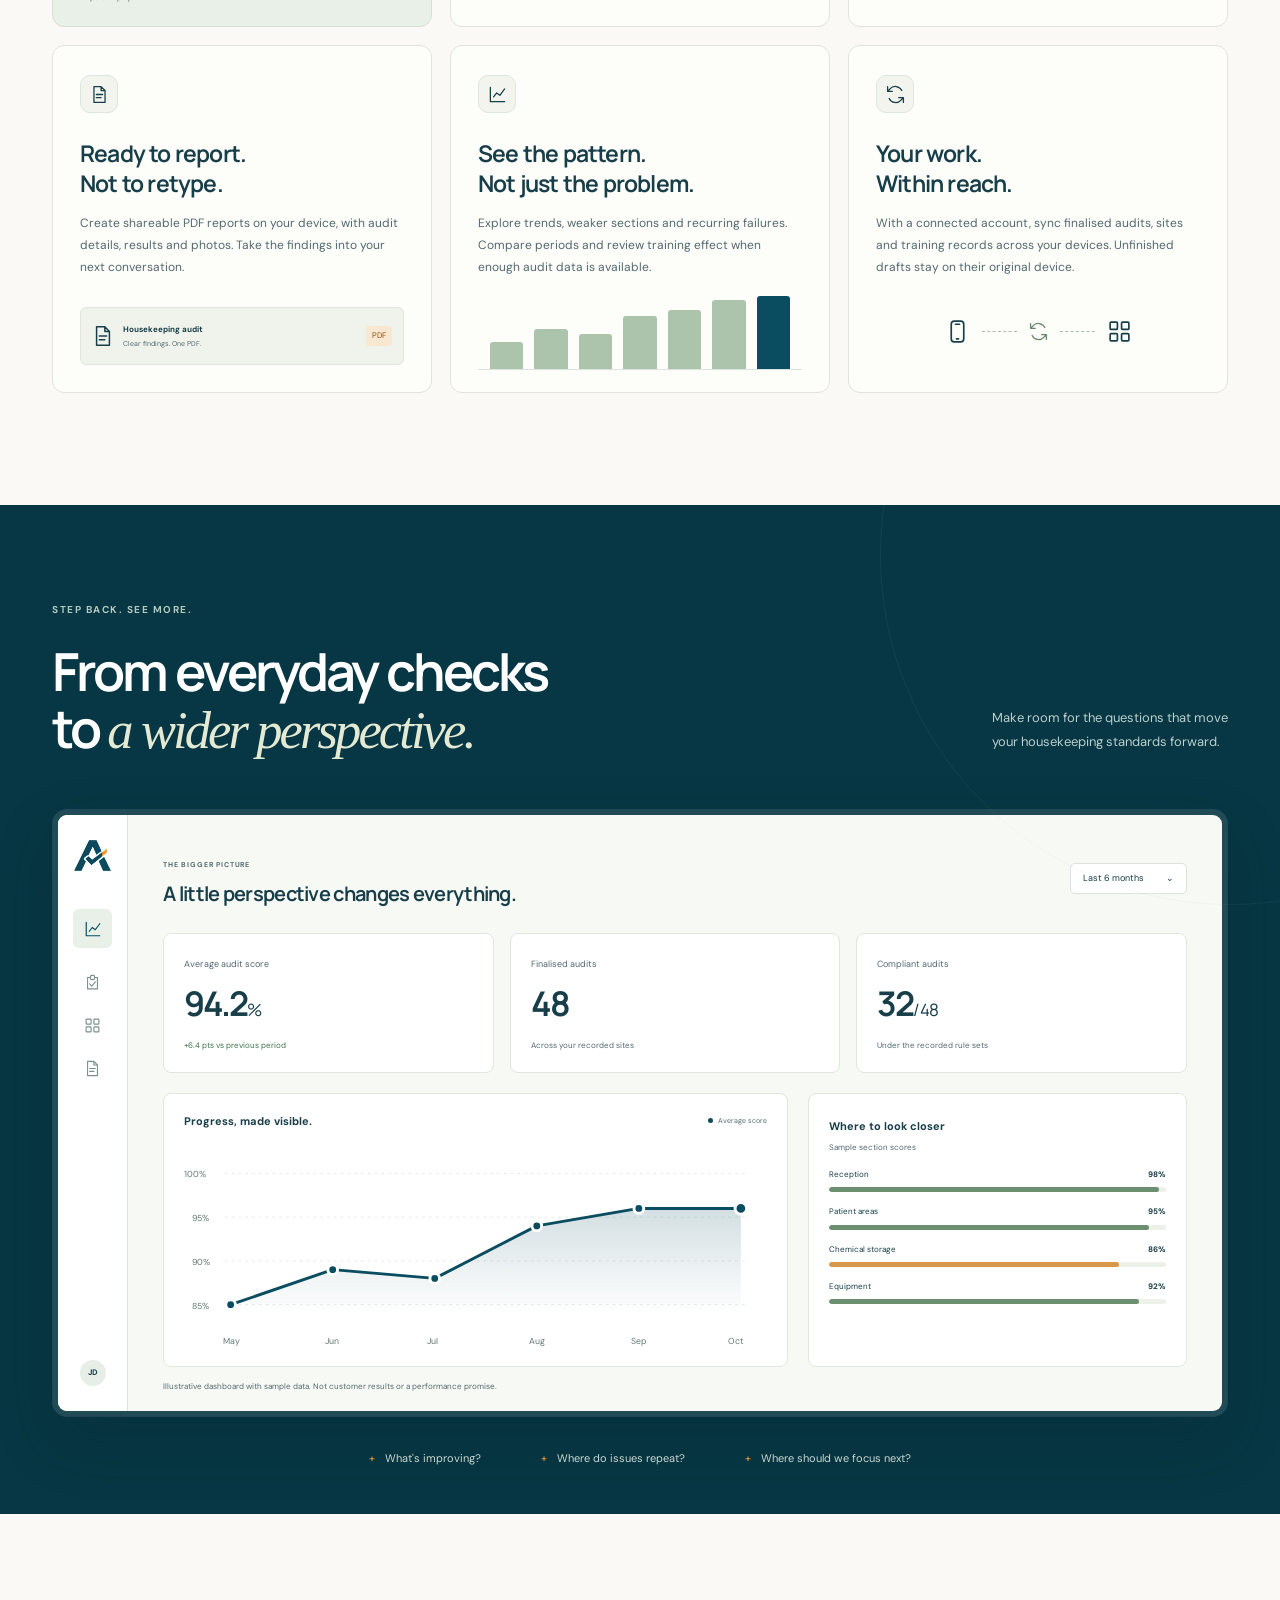
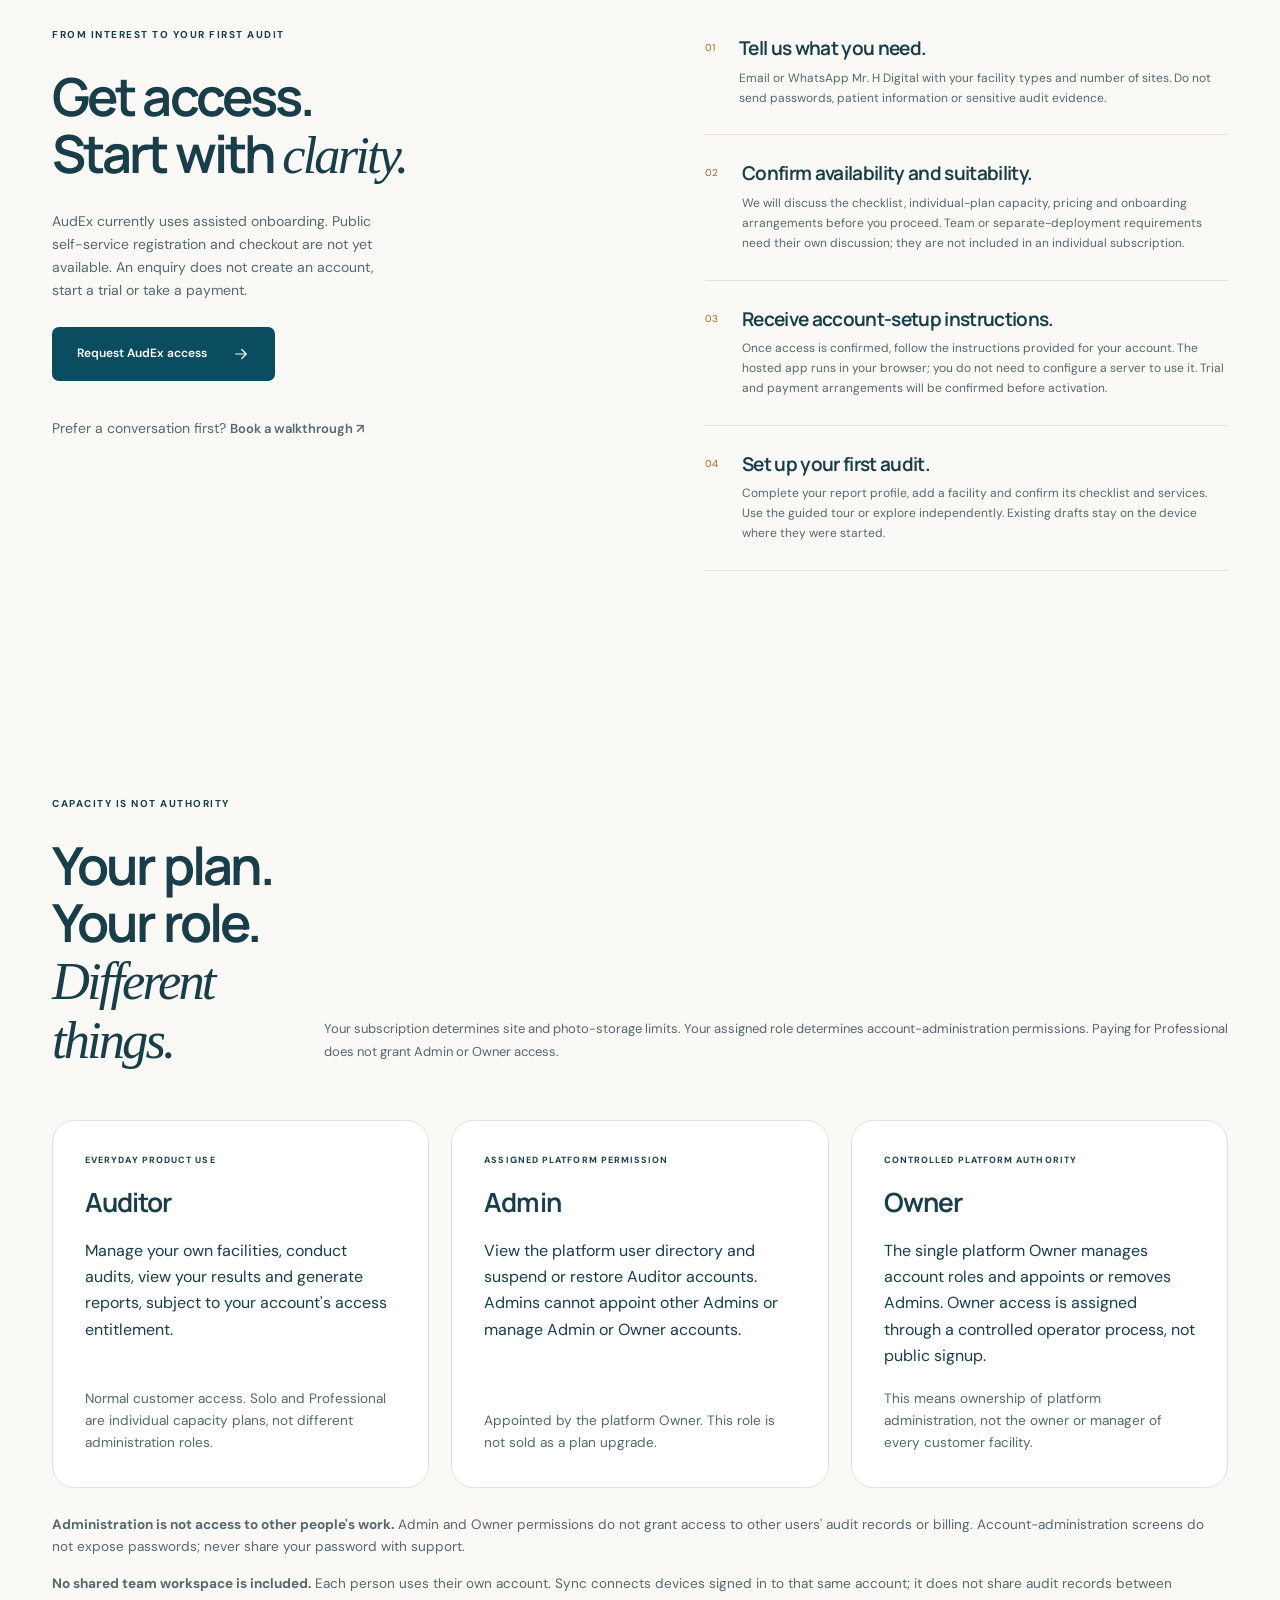
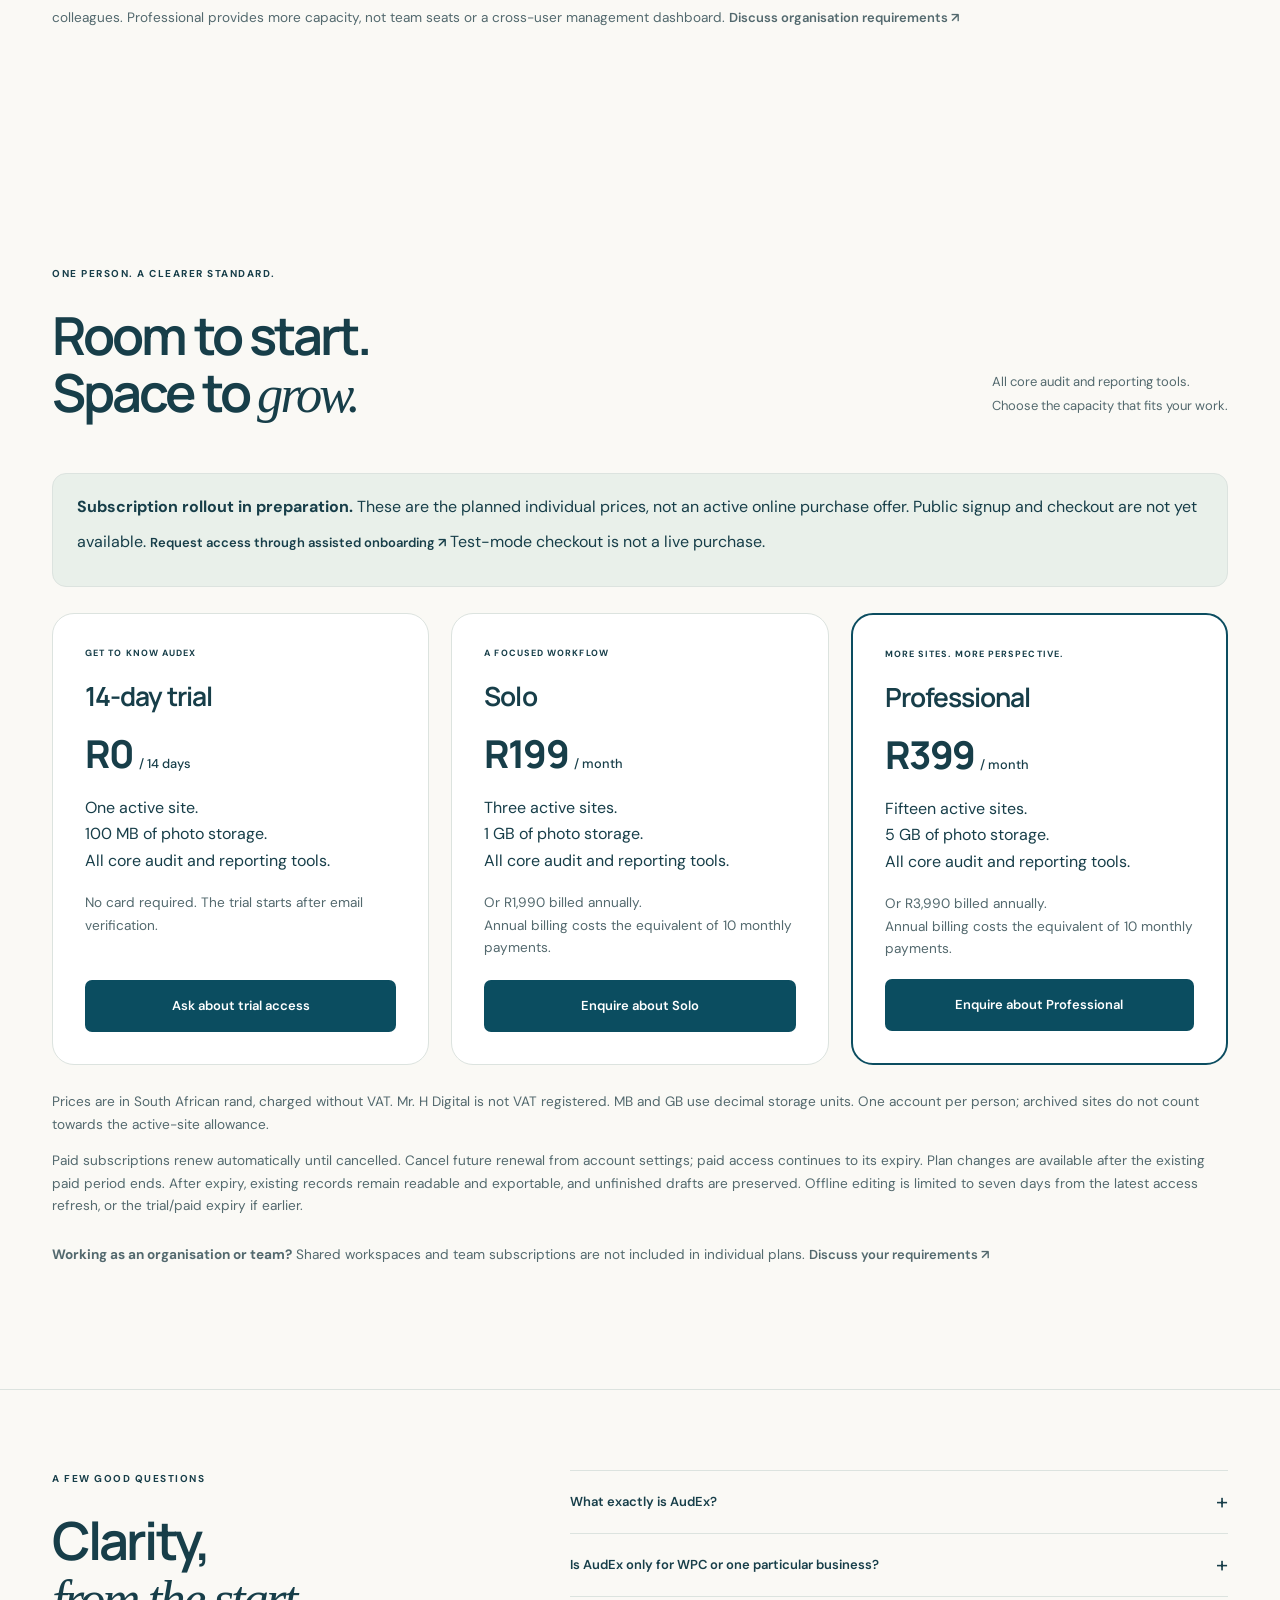
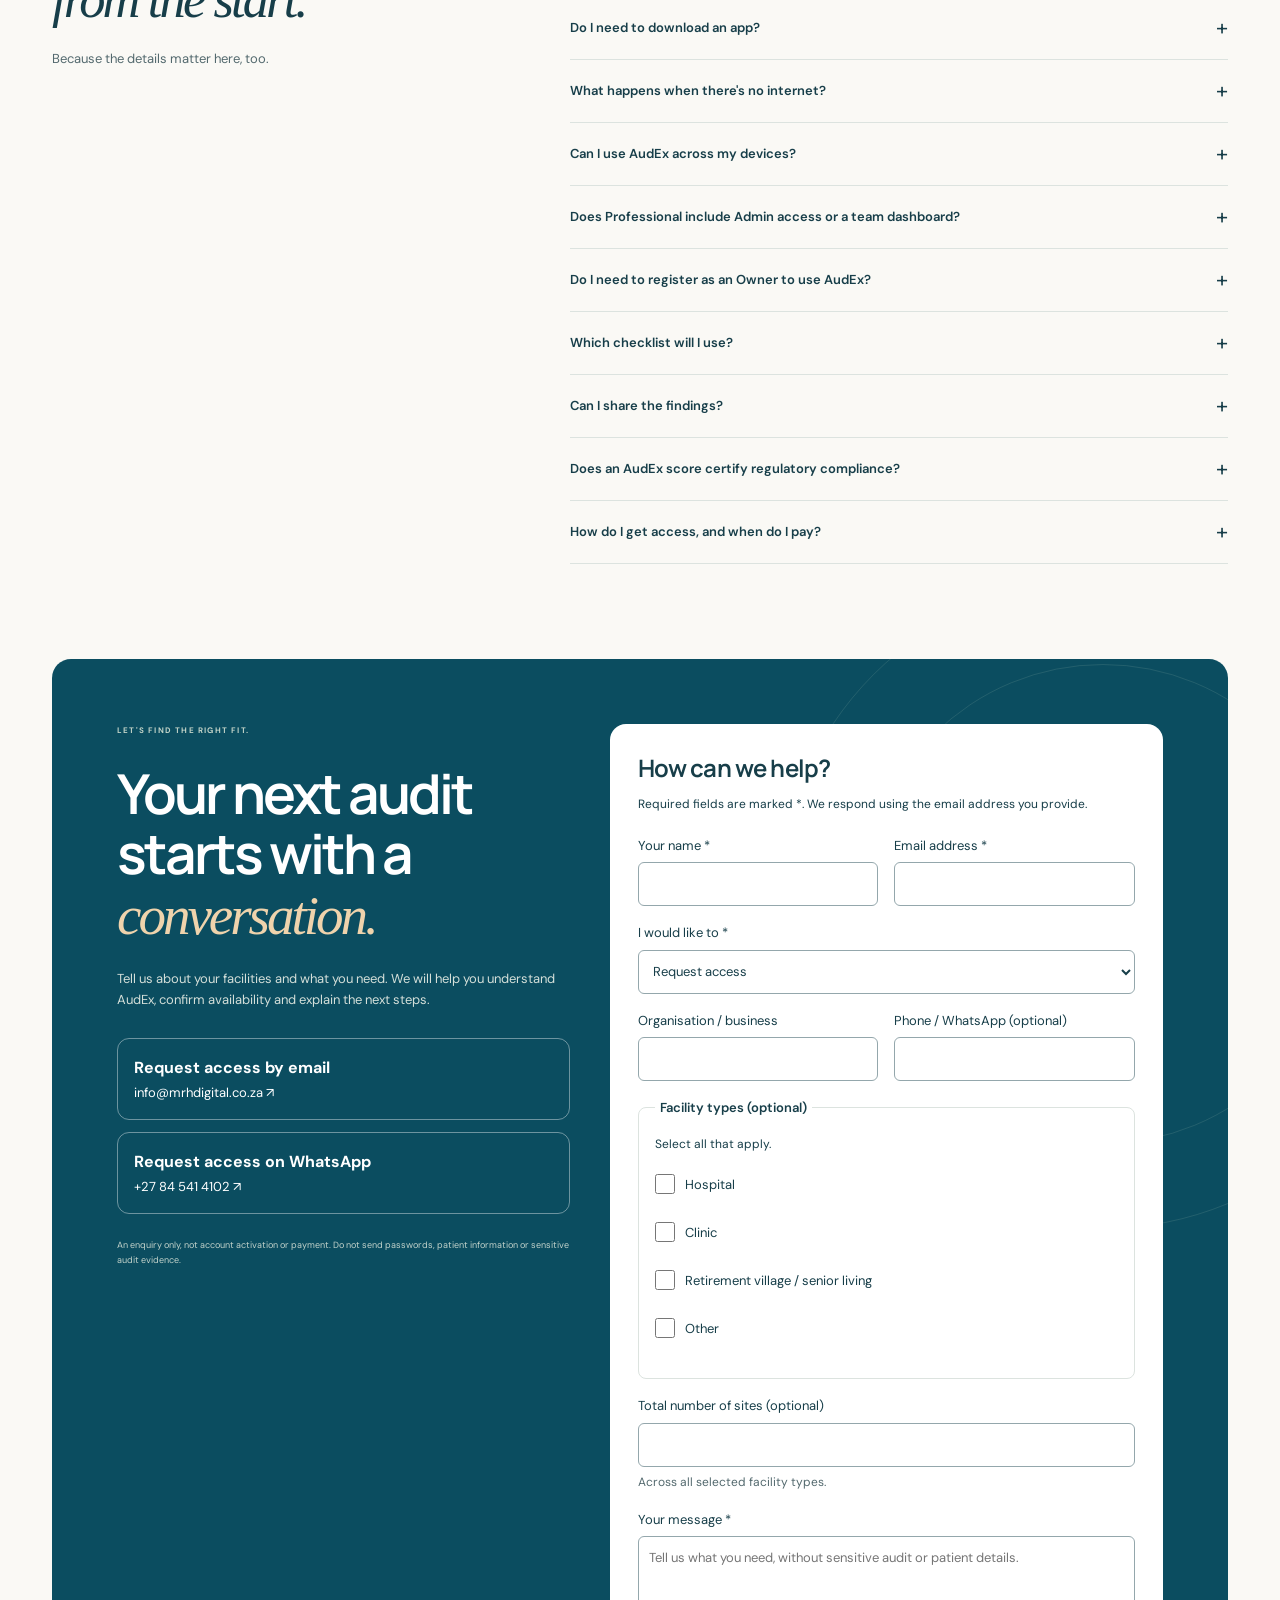
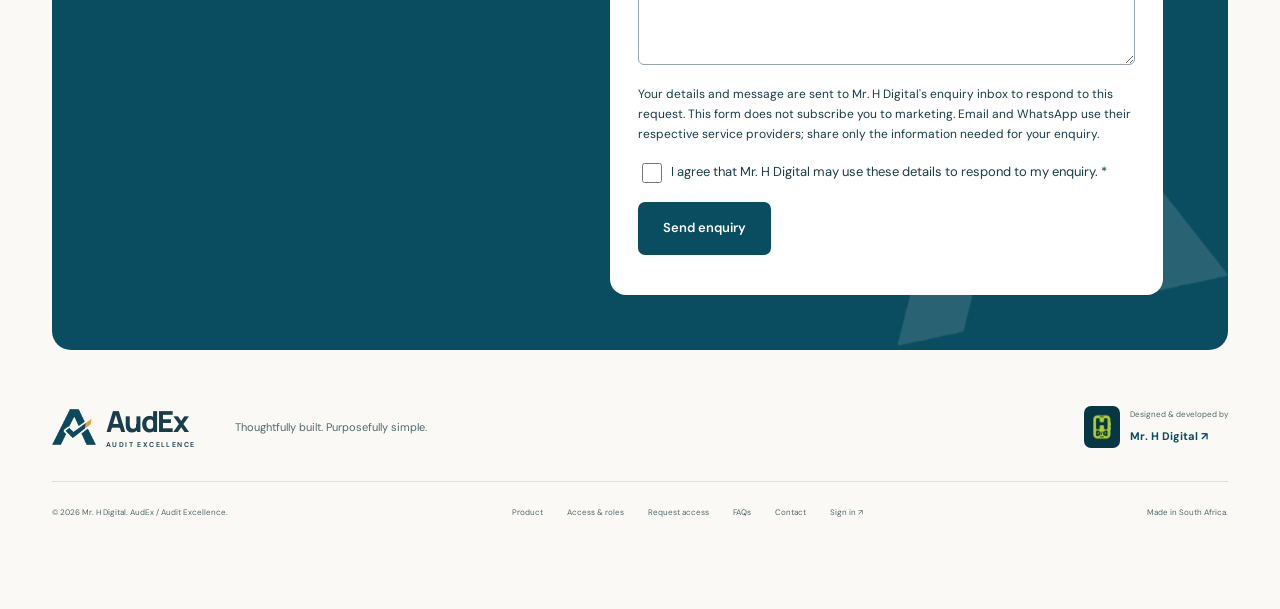
<file: audex/index.html>
<!DOCTYPE html>
<html lang="en-ZA">
<head>
  <meta charset="UTF-8">
  <meta name="viewport" content="width=device-width, initial-scale=1">
  <meta name="theme-color" content="#0b4d60">
  <title>AudEx | Housekeeping audits for healthcare and senior living</title>
  <meta name="description" content="Independent housekeeping audit software by Mr. H Digital for healthcare and senior living. For facility operators, independent auditors and cleaning contractors.">
  <link rel="canonical" href="https://www.mrhdigital.co.za/audex/">
  <meta property="og:type" content="website">
  <meta property="og:title" content="AudEx | Housekeeping audits for healthcare and senior living">
  <meta property="og:description" content="Independent audit software for facility operators, housekeeping managers, auditors and cleaning contractors. Capture findings, document evidence and track housekeeping quality.">
  <meta property="og:url" content="https://www.mrhdigital.co.za/audex/">
  <meta property="og:image" content="https://www.mrhdigital.co.za/audex/assets/social-preview.png">
  <meta property="og:image:width" content="1200">
  <meta property="og:image:height" content="630">
  <meta property="og:image:alt" content="AudEx. A higher standard of housekeeping. By Mr. H Digital.">
  <meta name="twitter:card" content="summary_large_image">
  <link rel="icon" type="image/png" href="assets/audex-icon.png">
  <link rel="apple-touch-icon" href="assets/audex-icon.png">
  <link rel="stylesheet" href="styles.css">
  <script src="script.js" defer></script>
  <script type="application/ld+json">
  {
    "@context": "https://schema.org",
    "@type": "SoftwareApplication",
    "name": "AudEx",
    "alternateName": "Audit Excellence",
    "applicationCategory": "BusinessApplication",
    "operatingSystem": "Web",
    "url": "https://www.mrhdigital.co.za/audex/",
    "description": "Independent housekeeping audit software for healthcare and senior living, with offline-capable capture, configured scoring, analytics and PDF reports.",
    "creator": { "@type": "Organization", "name": "Mr. H Digital", "url": "https://www.mrhdigital.co.za/" }
  }
  </script>
</head>
<body>
  <a class="skip-link" href="#main">Skip to content</a>
  <svg class="icon-definitions" xmlns="http://www.w3.org/2000/svg" aria-hidden="true">
    <defs>
      <symbol id="i-arrow" viewBox="0 0 24 24"><path d="M5 12h14m-6-6 6 6-6 6"/></symbol>
      <symbol id="i-check" viewBox="0 0 24 24"><path d="m5 12 4 4L19 6"/></symbol>
      <symbol id="i-grid" viewBox="0 0 24 24"><rect x="3" y="3" width="7" height="7" rx="1"/><rect x="14" y="3" width="7" height="7" rx="1"/><rect x="3" y="14" width="7" height="7" rx="1"/><rect x="14" y="14" width="7" height="7" rx="1"/></symbol>
      <symbol id="i-clipboard" viewBox="0 0 24 24"><path d="M9 5H5v16h14V5h-4"/><rect x="9" y="2" width="6" height="6" rx="2"/><path d="m8 14 3 3 5-6"/></symbol>
      <symbol id="i-chart" viewBox="0 0 24 24"><path d="M3 3v18h18M7 15l4-5 4 3 6-8"/></symbol>
      <symbol id="i-file" viewBox="0 0 24 24"><path d="M14 2H5v20h14V7l-5-5v5h5M8 12h8m-8 4h6"/></symbol>
      <symbol id="i-offline" viewBox="0 0 24 24"><path d="m3 3 18 18M2 8a16 16 0 0 1 3-2m4-2a16 16 0 0 1 13 4M5 12a11 11 0 0 1 4-2m6 0a11 11 0 0 1 4 2m-11 4a6 6 0 0 1 8 0"/><circle cx="12" cy="20" r="1"/></symbol>
      <symbol id="i-camera" viewBox="0 0 24 24"><path d="M3 6h5l2-3h4l2 3h5v15H3z"/><circle cx="12" cy="13" r="4"/></symbol>
      <symbol id="i-phone" viewBox="0 0 24 24"><rect x="6" y="2" width="12" height="20" rx="3"/><path d="M10 5h4m-3 14h2"/></symbol>
      <symbol id="i-sync" viewBox="0 0 24 24"><path d="M20 7a9 9 0 0 0-15-2L2 8m0-6v6h6m-4 9a9 9 0 0 0 15 2l3-3m0 6v-6h-6"/></symbol>
      <symbol id="i-shield" viewBox="0 0 24 24"><path d="m12 2 9 4v6c0 5-9 10-9 10S3 17 3 12V6z"/><path d="m8 12 3 3 5-6"/></symbol>
    </defs>
  </svg>

  <header class="site-header">
    <div class="container nav-row">
      <a class="brand" href="#top" aria-label="AudEx home"><img src="assets/audex-mark.webp" width="44" height="36" alt=""><span>AudEx<small>AUDIT EXCELLENCE</small></span></a>
      <nav class="desktop-nav" aria-label="Main navigation"><a href="#experience">The experience</a><a href="#features">Why AudEx</a><a href="#access">Access &amp; roles</a><a href="#pricing">Plans &amp; pricing</a><a href="#questions">FAQs</a><a href="#contact">Contact</a></nav>
      <div class="nav-actions"><a class="nav-app" href="https://audex.mrhdigital.co.za/">Sign in <span aria-hidden="true">&#8599;</span></a><a class="button button-small" href="#get-started">Request access <svg class="icon"><use href="#i-arrow"/></svg></a></div>
      <button class="menu-toggle" type="button" aria-expanded="false" aria-controls="mobile-nav" aria-label="Open navigation"><span></span><span></span></button>
    </div>
    <nav class="mobile-nav" id="mobile-nav" aria-label="Mobile navigation" hidden><a href="#experience">The experience</a><a href="#features">Why AudEx</a><a href="#access">Access &amp; roles</a><a href="#pricing">Plans &amp; pricing</a><a href="#questions">FAQs</a><a href="#contact">Contact</a><a href="#get-started">Request access</a><a href="https://audex.mrhdigital.co.za/">Sign in to AudEx &#8599;</a></nav>
  </header>

  <main id="main">
    <section class="hero container" id="top">
      <div class="hero-copy">
        <p class="eyebrow"><span class="status-dot"></span> LESS PAPERWORK. MORE PEACE OF MIND.</p>
        <h1>Better housekeeping audits.<br>Built around your <span class="serif">care environment.</span></h1>
        <p class="hero-description">Independent software for healthcare and senior living. Capture findings, document evidence and track housekeeping quality across hospitals, clinics and retirement villages, whether you operate the facility or audit it as a service provider.</p>
        <div class="button-row"><a class="button" href="#get-started">Request access <svg class="icon"><use href="#i-arrow"/></svg></a><a class="text-link" href="#experience">Try the website preview <span aria-hidden="true">&#8599;</span></a></div>
        <p class="access-caption">New to AudEx? Access is arranged with Mr. H Digital, subject to availability. Already have an account? <a class="text-link" href="https://audex.mrhdigital.co.za/">Sign in to AudEx &#8599;</a></p>
        <div class="hero-proof"><span><svg class="icon"><use href="#i-phone"/></svg> Mobile-first</span><span><svg class="icon"><use href="#i-offline"/></svg> Offline-capable</span><span><svg class="icon"><use href="#i-check"/></svg> Purpose-built</span></div>
        <a class="maker" href="https://www.mrhdigital.co.za/"><span class="maker-line"></span> A considered product by <strong>Mr. H Digital <span aria-hidden="true">&#8599;</span></strong></a>
      </div>
      <div class="hero-visual">
        <div class="orbit-decoration" aria-hidden="true"><div class="orbit orbit-one"></div><div class="orbit orbit-two"></div></div>
        <div class="visual-caption"><span class="tiny-cross" aria-hidden="true">+</span> DESIGNED FOR THE WAY YOU WORK</div>
        <div class="floating-card float-offline"><span class="round-icon"><svg class="icon"><use href="#i-offline"/></svg></span><div><strong>No signal? No problem.</strong><small>Keep your audit moving.</small></div></div>
        <div class="phone hero-phone" aria-label="Illustrative AudEx audit interface">
          <div class="phone-top"><span>9:41</span><div class="phone-island"></div><span aria-hidden="true">&#9646;&#9646;&#9646; &#9680;</span></div>
          <div class="phone-app-header"><img src="assets/audex-mark.webp" width="28" height="23" alt=""><strong>AudEx</strong><span class="avatar">JD</span></div>
          <div class="phone-content">
            <div class="phone-greeting">GOOD MORNING, JORDAN</div>
            <h2>Every detail.<br>Every day.</h2>
            <div class="site-summary"><span class="site-icon"><svg class="icon"><use href="#i-shield"/></svg></span><div><strong>Oakwood Care Centre</strong><small>Housekeeping audit</small></div><span aria-hidden="true">&#8250;</span></div>
            <div class="audit-progress"><div><strong>Your audit is taking shape</strong><span>18 / 24</span></div><div class="progress-track"><span style="width:75%"></span></div></div>
            <div class="phone-section-title"><span>YOUR CHECKLIST</span><span>06 sections</span></div>
            <div class="checklist-row"><span class="check-circle"><svg class="icon"><use href="#i-check"/></svg></span><div><strong>Reception</strong><small>All details checked</small></div><span class="mini-label">Done</span></div>
            <div class="checklist-row"><span class="check-circle"><svg class="icon"><use href="#i-check"/></svg></span><div><strong>Patient areas</strong><small>All details checked</small></div><span class="mini-label">Done</span></div>
            <div class="checklist-row active-row"><span class="number-circle">03</span><div><strong>Chemical storage</strong><small>A little attention goes a long way</small></div><span aria-hidden="true">&#8594;</span></div>
            <div class="phone-primary">Continue audit <span aria-hidden="true">&#8594;</span></div>
            <p class="phone-save"><span class="status-dot"></span> Draft saved on this device</p>
          </div>
          <div class="phone-bottom-nav"><span class="current"><svg class="icon"><use href="#i-grid"/></svg>Home</span><span><svg class="icon"><use href="#i-clipboard"/></svg>Audits</span><span><svg class="icon"><use href="#i-chart"/></svg>Insights</span></div>
        </div>
        <div class="floating-card float-score"><div class="score-ring"><span>96<small>%</small></span></div><div><span class="overline">A CLEARER PICTURE</span><strong>Confidence, measured.</strong><small>From findings to meaningful insights.</small></div><span class="sparkle" aria-hidden="true">&#10022;</span></div>
        <p class="visual-disclaimer">Illustrative product UI. Sample site and data.</p>
      </div>
    </section>

    <section class="audience-strip" aria-label="Designed for care environments"><div class="container"><p>For the places<br><strong>where care comes first.</strong></p><div><span class="audience-symbol" aria-hidden="true">+</span> Hospitals</div><div><span class="audience-symbol" aria-hidden="true">&#10019;</span> Clinics</div><div><span class="audience-symbol" aria-hidden="true">&#8962;</span> Retirement villages</div><div><span class="audience-symbol" aria-hidden="true">&#9825;</span> Care facilities</div></div></section>

    <section class="section container introduction">
      <div><p class="eyebrow">THE SMALL DETAILS. THE BIGGER DIFFERENCE.</p><h2>Great housekeeping.<br>Without the <span class="serif">paper trail.</span></h2></div>
      <div class="intro-copy"><p>Clipboards, scattered photos, another spreadsheet. The work after the audit shouldn't be harder than the audit itself.</p><p>AudEx brings your checklist, evidence, scoring and reports into one mobile-first experience. Built for facility operators, housekeeping managers, independent auditors and cleaning contractors working in healthcare and senior living, not restricted to any single business.</p><p>Use an individual account across your recorded facilities. Shared team workspaces, supervisor access to colleagues' audits and cross-account reporting are not included.</p><a class="text-link" href="#features">Meet your new way of working <svg class="icon"><use href="#i-arrow"/></svg></a></div>
    </section>

    <section class="experience-section" id="experience">
      <div class="container">
        <div class="section-heading"><div><p class="eyebrow">A LITTLE LESS FRICTION. A LOT MORE CLARITY.</p><h2>From first check<br>to <span class="serif">clear next steps.</span></h2></div><p>Made for the person walking the floor.<br>Built for the person seeing the bigger picture.</p></div>
        <div class="experience-grid">
          <div class="experience-controls">
            <div class="experience-tabs" role="tablist" aria-label="Explore the AudEx experience" aria-orientation="vertical">
              <button class="experience-tab" id="tab-audit" type="button" role="tab" aria-selected="true" aria-controls="panel-audit"><span class="step-number">01</span><span><strong>Walk. Check. Capture.</strong><small>A clear checklist, right in your hand.</small></span><svg class="icon"><use href="#i-arrow"/></svg></button>
              <button class="experience-tab" id="tab-insights" type="button" role="tab" aria-selected="false" aria-controls="panel-insights" tabindex="-1"><span class="step-number">02</span><span><strong>Make the details add up.</strong><small>Consistent scoring. Visible patterns.</small></span><svg class="icon"><use href="#i-arrow"/></svg></button>
              <button class="experience-tab" id="tab-report" type="button" role="tab" aria-selected="false" aria-controls="panel-report" tabindex="-1"><span class="step-number">03</span><span><strong>Share a clearer story.</strong><small>Professional reports, without the rework.</small></span><svg class="icon"><use href="#i-arrow"/></svg></button>
            </div>
            <div class="experience-note"><svg class="icon"><use href="#i-phone"/></svg><p>Go on, explore it.<br><strong>This is a hands-on product preview.</strong></p></div>
            <noscript><p>Enable JavaScript to explore the interactive preview. The features, dashboard illustration and FAQs below remain available.</p></noscript>
          </div>
          <div class="experience-stage">
            <div class="preview-panel" id="panel-audit" role="tabpanel" aria-labelledby="tab-audit" tabindex="0">
              <div class="preview-topline"><span><span class="status-dot"></span> INTERACTIVE PREVIEW</span><span>01 / CAPTURE</span></div>
              <div class="demo-audit">
                <div class="demo-heading"><span class="square-icon"><svg class="icon"><use href="#i-clipboard"/></svg></span><div><span class="overline">HOUSEKEEPING AUDIT</span><h3>The details start here.</h3></div></div>
                <div class="demo-progress"><span id="demo-progress-text">Question 1 of 3</span><span>Example checklist</span></div>
                <div class="progress-track"><span id="demo-progress-bar" style="width:0%"></span></div>
                <fieldset id="demo-fieldset"><legend id="demo-question">Are all chemicals correctly labelled?</legend><p class="demo-hint">Choose a response to try the flow. This preview does not save audit data.</p>
                  <div class="response-options"><button type="button" class="response-option" data-response="Compliant" aria-pressed="false"><span class="response-dot green"></span>Compliant<svg class="icon"><use href="#i-check"/></svg></button><button type="button" class="response-option" data-response="Partially compliant" aria-pressed="false"><span class="response-dot amber"></span>Partially compliant<svg class="icon"><use href="#i-check"/></svg></button><button type="button" class="response-option" data-response="Non-compliant" aria-pressed="false"><span class="response-dot red"></span>Non-compliant<svg class="icon"><use href="#i-check"/></svg></button></div>
                </fieldset>
                <div id="demo-complete" hidden><span class="completion-mark"><svg class="icon"><use href="#i-check"/></svg></span><h3>That's a clearer picture.</h3><p>Three observations, captured. In AudEx, complete the full checklist, add evidence where needed and finalise to calculate your audit result.</p><p class="completion-summary" id="demo-summary"></p></div>
                <div class="demo-footer"><span id="demo-feedback" role="status" aria-live="polite">Select a response to continue.</span><button type="button" class="button button-small" id="demo-next" disabled>Next check <svg class="icon"><use href="#i-arrow"/></svg></button></div>
              </div>
              <p class="preview-caption">A simplified illustration of the audit flow, not a live audit or compliance assessment.</p>
            </div>
            <div class="preview-panel" id="panel-insights" role="tabpanel" aria-labelledby="tab-insights" tabindex="0" hidden>
              <div class="preview-topline"><span><span class="status-dot"></span> PRODUCT PREVIEW</span><span>02 / UNDERSTAND</span></div>
              <div class="insight-preview"><span class="overline">CONSISTENCY YOU CAN EXPLAIN</span><h3>More than a percentage.</h3><div class="insight-score"><strong>96<small>%</small></strong><span class="pill">Compliant</span></div><p>AudEx uses weighted checklist items and versioned scoring rules. Critical non-compliance can override a high overall score, so important findings don't disappear into an average.</p><div class="rule-row"><svg class="icon"><use href="#i-shield"/></svg><span>Critical findings stay visible.</span></div><div class="rule-row"><svg class="icon"><use href="#i-chart"/></svg><span>Track trends and recurring failures.</span></div><div class="rule-row"><svg class="icon"><use href="#i-check"/></svg><span>Historical audits keep their original rule set.</span></div></div>
              <p class="preview-caption">Illustrative result. Actual outcomes depend on checklist responses and the active rule set.</p>
            </div>
            <div class="preview-panel" id="panel-report" role="tabpanel" aria-labelledby="tab-report" tabindex="0" hidden>
              <div class="preview-topline"><span><span class="status-dot"></span> PRODUCT PREVIEW</span><span>03 / SHARE</span></div>
              <div class="report-paper"><div class="report-brand"><img src="assets/audex-mark.webp" width="35" height="29" alt=""><strong>AudEx</strong><span>AUDIT REPORT</span></div><hr><span class="overline">OAKWOOD CARE CENTRE / SAMPLE</span><h3>Every finding.<br>A clearer story.</h3><div class="report-score"><span>Overall result</span><strong>96% <small>Compliant</small></strong></div><div class="report-line"><span>Reception</span><strong>100%</strong></div><div class="report-line"><span>Patient areas</span><strong>95%</strong></div><div class="report-line"><span>Chemical storage</span><strong>92%</strong></div><div class="report-note"><svg class="icon"><use href="#i-camera"/></svg><p>Observations, audit details and captured photos, brought together in a shareable PDF.</p></div><div class="report-bottom">AUDIT EXCELLENCE <span>01</span></div></div>
              <p class="preview-caption">Illustrative report layout. AudEx generates PDF reports on your device.</p>
            </div>
          </div>
        </div>
      </div>
    </section>

    <section class="section container" id="features">
      <div class="section-heading"><div><p class="eyebrow">PURPOSEFUL BY DESIGN</p><h2>Less in your way.<br>More <span class="serif">on your side.</span></h2></div><p>Thoughtful tools for real environments.<br>Not another system to work around.</p></div>
      <div class="feature-grid">
        <article class="feature-card feature-offline"><span class="square-icon"><svg class="icon"><use href="#i-offline"/></svg></span><h3>Your standards don't<br>stop at a lost signal.</h3><p>Keep working through patchy reception. Save drafts on your device and pick up where you left off, even offline.</p><div class="offline-illustration" aria-hidden="true"><span class="signal-bar"></span><span class="signal-bar"></span><span class="signal-bar faded"></span><span class="signal-bar faded"></span><div><span class="status-dot"></span> Still making progress.</div></div><span class="feature-footnote">Load online first. Subscription offline editing lasts up to 7 days, bounded by your trial or paid expiry.</span></article>
        <article class="feature-card"><span class="square-icon"><svg class="icon"><use href="#i-camera"/></svg></span><h3>A finding worth<br>a thousand words.</h3><p>Add notes and capture photos for failed or partial items. Give observations the context a tick box alone can't provide.</p><div class="evidence-illustration" aria-hidden="true"><svg class="icon"><use href="#i-camera"/></svg><span>Observation + context + evidence</span><span class="evidence-check"><svg class="icon"><use href="#i-check"/></svg></span></div></article>
        <article class="feature-card"><span class="square-icon"><svg class="icon"><use href="#i-shield"/></svg></span><h3>One consistent<br>way to measure.</h3><p>Weighted items, explicit thresholds and critical-failure rules help keep scoring consistent. Each finalised audit retains its rule set.</p><div class="scoring-scale" aria-hidden="true"><span></span><span></span><span></span><i></i></div><span class="feature-footnote">Clarity behind the score. Not just a number.</span></article>
        <article class="feature-card"><span class="square-icon"><svg class="icon"><use href="#i-file"/></svg></span><h3>Ready to report.<br>Not to retype.</h3><p>Create shareable PDF reports on your device, with audit details, results and photos. Take the findings into your next conversation.</p><div class="file-chip" aria-hidden="true"><svg class="icon"><use href="#i-file"/></svg><div><strong>Housekeeping audit</strong><span>Clear findings. One PDF.</span></div><span>PDF</span></div></article>
        <article class="feature-card"><span class="square-icon"><svg class="icon"><use href="#i-chart"/></svg></span><h3>See the pattern.<br>Not just the problem.</h3><p>Explore trends, weaker sections and recurring failures. Compare periods and review training effect when enough audit data is available.</p><div class="mini-bars" aria-hidden="true"><span style="--bar:35%"></span><span style="--bar:52%"></span><span style="--bar:45%"></span><span style="--bar:69%"></span><span style="--bar:77%"></span><span style="--bar:90%"></span><span style="--bar:96%"></span></div></article>
        <article class="feature-card"><span class="square-icon"><svg class="icon"><use href="#i-sync"/></svg></span><h3>Your work.<br>Within reach.</h3><p>With a connected account, sync finalised audits, sites and training records across your devices. Unfinished drafts stay on their original device.</p><div class="sync-illustration" aria-hidden="true"><svg class="icon"><use href="#i-phone"/></svg><span></span><svg class="icon"><use href="#i-sync"/></svg><span></span><svg class="icon"><use href="#i-grid"/></svg></div></article>
      </div>
    </section>

    <section class="insights-section">
      <div class="container">
        <div class="section-heading"><div><p class="eyebrow">STEP BACK. SEE MORE.</p><h2>From everyday checks<br>to <span class="serif">a wider perspective.</span></h2></div><p>Make room for the questions that move<br>your housekeeping standards forward.</p></div>
        <div class="dashboard" aria-label="Illustrative AudEx analytics dashboard with sample data">
          <aside class="dashboard-sidebar" aria-hidden="true"><img src="assets/audex-mark.webp" width="38" height="31" alt=""><span class="dash-selected"><svg class="icon"><use href="#i-chart"/></svg></span><svg class="icon"><use href="#i-clipboard"/></svg><svg class="icon"><use href="#i-grid"/></svg><svg class="icon"><use href="#i-file"/></svg><span class="avatar">JD</span></aside>
          <div class="dashboard-content">
            <div class="dashboard-heading"><div><span class="overline">THE BIGGER PICTURE</span><h3>A little perspective changes everything.</h3></div><span class="dashboard-period">Last 6 months <span aria-hidden="true">&#8964;</span></span></div>
            <div class="dashboard-stats"><div><span>Average audit score</span><strong>94.2<small>%</small></strong><small class="trend">+6.4 pts vs previous period</small></div><div><span>Finalised audits</span><strong>48</strong><small>Across your recorded sites</small></div><div><span>Compliant audits</span><strong>32<small>/48</small></strong><small>Under the recorded rule sets</small></div></div>
            <div class="dashboard-charts">
              <div class="chart-card"><div class="chart-title"><strong>Progress, made visible.</strong><span><i></i> Average score</span></div>
                <svg class="trend-chart" viewBox="0 0 600 210" role="img" aria-labelledby="chart-title chart-desc"><title id="chart-title">Illustrative monthly audit score trend</title><desc id="chart-desc">Sample average scores rise from 85 percent in May to 96 percent in October. This is demonstration data, not customer results.</desc><defs><linearGradient id="chart-fill" x1="0" y1="0" x2="0" y2="1"><stop offset="0%" stop-color="#0b4d60" stop-opacity=".18"/><stop offset="100%" stop-color="#0b4d60" stop-opacity="0"/></linearGradient></defs><g class="chart-grid"><path d="M42 20h538M42 65h538M42 110h538M42 155h538"/></g><g class="chart-labels"><text x="0" y="24">100%</text><text x="8" y="69">95%</text><text x="8" y="114">90%</text><text x="8" y="159">85%</text><text x="40" y="195">May</text><text x="145" y="195">Jun</text><text x="250" y="195">Jul</text><text x="355" y="195">Aug</text><text x="460" y="195">Sep</text><text x="560" y="195">Oct</text></g><path d="M48 155 153 119 258 128 363 74 468 56 573 56V165H48Z" fill="url(#chart-fill)"/><path d="m48 155 105-36 105 9 105-54 105-18h105" fill="none" stroke="#0b4d60" stroke-width="3" stroke-linejoin="round"/><g fill="#0b4d60" stroke="#fff" stroke-width="3"><circle cx="48" cy="155" r="5"/><circle cx="153" cy="119" r="5"/><circle cx="258" cy="128" r="5"/><circle cx="363" cy="74" r="5"/><circle cx="468" cy="56" r="5"/><circle cx="573" cy="56" r="6"/></g></svg>
              </div>
              <div class="chart-card sections-chart"><strong>Where to look closer</strong><p>Sample section scores</p><div><span>Reception</span><strong>98%</strong><i style="--value:98%"></i></div><div><span>Patient areas</span><strong>95%</strong><i style="--value:95%"></i></div><div><span>Chemical storage</span><strong>86%</strong><i class="amber-bar" style="--value:86%"></i></div><div><span>Equipment</span><strong>92%</strong><i style="--value:92%"></i></div></div>
            </div>
            <p class="dashboard-disclaimer">Illustrative dashboard with sample data. Not customer results or a performance promise.</p>
          </div>
        </div>
        <div class="insight-prompts"><span>What's improving?</span><span>Where do issues repeat?</span><span>Where should we focus next?</span></div>
      </div>
    </section>

    <section class="section container getting-started" id="get-started" aria-labelledby="get-started-title">
      <div><p class="eyebrow">FROM INTEREST TO YOUR FIRST AUDIT</p><h2 id="get-started-title">Get access.<br>Start with <span class="serif">clarity.</span></h2><p>AudEx currently uses assisted onboarding. Public self-service registration and checkout are not yet available. An enquiry does not create an account, start a trial or take a payment.</p><a class="button" href="mailto:info@mrhdigital.co.za?subject=AudEx%20access%20request">Request AudEx access <svg class="icon"><use href="#i-arrow"/></svg></a><p>Prefer a conversation first? <a class="text-link" href="#contact">Book a walkthrough &#8599;</a></p></div>
      <ol class="start-steps"><li><span>01</span><div><h3>Tell us what you need.</h3><p>Email or WhatsApp Mr. H Digital with your facility types and number of sites. Do not send passwords, patient information or sensitive audit evidence.</p></div></li><li><span>02</span><div><h3>Confirm availability and suitability.</h3><p>We will discuss the checklist, individual-plan capacity, pricing and onboarding arrangements before you proceed. Team or separate-deployment requirements need their own discussion; they are not included in an individual subscription.</p></div></li><li><span>03</span><div><h3>Receive account-setup instructions.</h3><p>Once access is confirmed, follow the instructions provided for your account. The hosted app runs in your browser; you do not need to configure a server to use it. Trial and payment arrangements will be confirmed before activation.</p></div></li><li><span>04</span><div><h3>Set up your first audit.</h3><p>Complete your report profile, add a facility and confirm its checklist and services. Use the guided tour or explore independently. Existing drafts stay on the device where they were started.</p></div></li></ol>
    </section>

    <section class="section container" id="access" aria-labelledby="access-title">
      <div class="section-heading"><div><p class="eyebrow">CAPACITY IS NOT AUTHORITY</p><h2 id="access-title">Your plan.<br>Your role.<br><span class="serif">Different things.</span></h2></div><p>Your subscription determines site and photo-storage limits. Your assigned role determines account-administration permissions. Paying for Professional does not grant Admin or Owner access.</p></div>
      <div class="pricing-grid role-grid">
        <article class="pricing-card"><span class="overline">EVERYDAY PRODUCT USE</span><h3>Auditor</h3><p>Manage your own facilities, conduct audits, view your results and generate reports, subject to your account's access entitlement.</p><p class="pricing-detail">Normal customer access. Solo and Professional are individual capacity plans, not different administration roles.</p></article>
        <article class="pricing-card"><span class="overline">ASSIGNED PLATFORM PERMISSION</span><h3>Admin</h3><p>View the platform user directory and suspend or restore Auditor accounts. Admins cannot appoint other Admins or manage Admin or Owner accounts.</p><p class="pricing-detail">Appointed by the platform Owner. This role is not sold as a plan upgrade.</p></article>
        <article class="pricing-card"><span class="overline">CONTROLLED PLATFORM AUTHORITY</span><h3>Owner</h3><p>The single platform Owner manages account roles and appoints or removes Admins. Owner access is assigned through a controlled operator process, not public signup.</p><p class="pricing-detail">This means ownership of platform administration, not the owner or manager of every customer facility.</p></article>
      </div>
      <div class="pricing-terms"><p><strong>Administration is not access to other people's work.</strong> Admin and Owner permissions do not grant access to other users' audit records or billing. Account-administration screens do not expose passwords; never share your password with support.</p><p><strong>No shared team workspace is included.</strong> Each person uses their own account. Sync connects devices signed in to that same account; it does not share audit records between colleagues. Professional provides more capacity, not team seats or a cross-user management dashboard. <a class="text-link" href="mailto:info@mrhdigital.co.za?subject=AudEx%20organisation%20enquiry">Discuss organisation requirements &#8599;</a></p></div>
    </section>

    <section class="section container" id="pricing" aria-labelledby="pricing-title">
      <div class="section-heading"><div><p class="eyebrow">ONE PERSON. A CLEARER STANDARD.</p><h2 id="pricing-title">Room to start.<br>Space to <span class="serif">grow.</span></h2></div><p>All core audit and reporting tools.<br>Choose the capacity that fits your work.</p></div>
      <p class="pricing-notice"><strong>Subscription rollout in preparation.</strong> These are the planned individual prices, not an active online purchase offer. Public signup and checkout are not yet available. <a class="text-link" href="#get-started">Request access through assisted onboarding &#8599;</a> Test-mode checkout is not a live purchase.</p>
      <div class="pricing-grid">
        <article class="pricing-card"><span class="overline">GET TO KNOW AUDEX</span><h3>14-day trial</h3><p class="price">R0 <small>/ 14 days</small></p><p>One active site.<br>100 MB of photo storage.<br>All core audit and reporting tools.</p><p class="pricing-detail">No card required. The trial starts after email verification.</p><a class="button" href="mailto:info@mrhdigital.co.za?subject=AudEx%20trial%20availability">Ask about trial access</a></article>
        <article class="pricing-card"><span class="overline">A FOCUSED WORKFLOW</span><h3>Solo</h3><p class="price">R199 <small>/ month</small></p><p>Three active sites.<br>1 GB of photo storage.<br>All core audit and reporting tools.</p><p class="pricing-detail">Or R1,990 billed annually.<br>Annual billing costs the equivalent of 10 monthly payments.</p><a class="button" href="mailto:info@mrhdigital.co.za?subject=AudEx%20Solo%20subscription">Enquire about Solo</a></article>
        <article class="pricing-card pricing-card-featured"><span class="overline">MORE SITES. MORE PERSPECTIVE.</span><h3>Professional</h3><p class="price">R399 <small>/ month</small></p><p>Fifteen active sites.<br>5 GB of photo storage.<br>All core audit and reporting tools.</p><p class="pricing-detail">Or R3,990 billed annually.<br>Annual billing costs the equivalent of 10 monthly payments.</p><a class="button" href="mailto:info@mrhdigital.co.za?subject=AudEx%20Professional%20subscription">Enquire about Professional</a></article>
      </div>
      <div class="pricing-terms"><p>Prices are in South African rand, charged without VAT. Mr. H Digital is not VAT registered. MB and GB use decimal storage units. One account per person; archived sites do not count towards the active-site allowance.</p><p>Paid subscriptions renew automatically until cancelled. Cancel future renewal from account settings; paid access continues to its expiry. Plan changes are available after the existing paid period ends. After expiry, existing records remain readable and exportable, and unfinished drafts are preserved. Offline editing is limited to seven days from the latest access refresh, or the trial/paid expiry if earlier.</p><p><strong>Working as an organisation or team?</strong> Shared workspaces and team subscriptions are not included in individual plans. <a class="text-link" href="mailto:info@mrhdigital.co.za?subject=AudEx%20organisation%20enquiry">Discuss your requirements &#8599;</a></p></div>
    </section>

    <section class="faq-section" id="questions"><div class="container faq-grid"><div><p class="eyebrow">A FEW GOOD QUESTIONS</p><h2>Clarity,<br><span class="serif">from the start.</span></h2><p>Because the details matter here, too.</p></div><div class="faq-list">
      <details><summary>What exactly is AudEx?</summary><p>AudEx stands for Audit Excellence. It's a mobile-first web app by Mr. H Digital for structured housekeeping audits. It brings together checklists, notes, photo evidence, weighted scoring, analytics and PDF reports for environments such as clinics, hospitals and retirement villages.</p></details>
      <details><summary>Is AudEx only for WPC or one particular business?</summary><p>No. AudEx is an independent product by Mr. H Digital for facility operators, housekeeping managers, independent auditors and cleaning contractors in healthcare and senior living. You do not need to work for WPC to use the software. WPC labels in the app identify the existing checklist or scoring methodology, not the product's ownership or a universal industry standard. Reduced operational checklists select from that source material. Confirm the checklist's suitability, applicable requirements and any permissions needed for your intended use before adopting it.</p></details>
      <details><summary>Do I need to download an app?</summary><p>AudEx runs in a web browser. It's also an installable progressive web app (PWA), so supported devices can add it to the home screen. Load it online first to cache the app before working offline. Installation options vary by browser and device.</p></details>
      <details><summary>What happens when there's no internet?</summary><p>With a current subscription entitlement, you can edit offline for up to seven days after the last online refresh, never beyond your trial or paid expiry. After that, downloaded records remain readable and exportable, and drafts are preserved until access is refreshed or renewed. Finalised audits sync when connected and entitled; drafts remain device-local. Browser storage is not a backup: don't clear it before unsent work has synced or been exported.</p></details>
      <details><summary>Can I use AudEx across my devices?</summary><p>With a connected account, finalised audits, sites and training records can sync across devices signed in to that account. Drafts remain device-local, and there is no inter-account sharing. Use your own account on each device; do not share sign-in details with colleagues. Mr. H Digital manages the hosted service configuration.</p></details>
      <details><summary>Does Professional include Admin access or a team dashboard?</summary><p>No. Professional increases the active-site and photo-storage allowances for one person. Admin and Owner are separately assigned platform-administration roles, not paid-plan benefits. They do not unlock other users' audit records or billing. Shared workspaces, team seats and cross-account reporting are not included.</p></details>
      <details><summary>Do I need to register as an Owner to use AudEx?</summary><p>No. Customers use ordinary Auditor accounts. The Owner is the single platform-administration authority, not each facility's proprietor. You cannot purchase or select Owner access during signup. An Admin is appointed by that platform Owner.</p></details>
      <details><summary>Which checklist will I use?</summary><p>During onboarding, confirm the checklist available in your deployed app and its suitability for your facility and services. Reduced operational housekeeping reviews are not independently certified compliance standards. Select every additional service present, review the check count before starting and use the full baseline when your organisation requires a comprehensive review. Existing audits retain the checklist they started with.</p></details>
      <details><summary>Can I share the findings?</summary><p>Yes. AudEx generates PDF reports on your device, including audit details and captured photos. For offline reports, remote images must have been downloaded while online. Missing uncached photos are flagged rather than silently omitted.</p></details>
      <details><summary>Does an AudEx score certify regulatory compliance?</summary><p>No. AudEx helps you record and assess housekeeping against its configured checklist and scoring rules. It is not a regulatory certification or a substitute for clinical, infection-control or legal judgement. Discuss the checklist's suitability for your setting before rollout.</p></details>
      <details><summary>How do I get access, and when do I pay?</summary><p>Start with an <a class="text-link" href="#get-started">access request</a>. Mr. H Digital will confirm availability, suitability and account-setup instructions, including any trial or payment arrangements, before activation. Public self-service signup and checkout are not yet available. Planned individual prices are R199/month for Solo and R399/month for Professional, or R1,990 and R3,990 billed annually. The planned 14-day trial includes one active site and 100 MB of photo storage, with no card required, starting after email verification. Sending an enquiry or trying this website's illustrative preview does not create an account, start a trial or take payment.</p></details>
    </div></div></section>

    <section class="contact-section container" id="contact">
      <div class="contact-decoration" aria-hidden="true"><img src="assets/audex-mark.webp" width="292" height="240" alt=""></div>
      <div class="contact-layout">
        <div class="contact-copy"><p class="eyebrow">LET'S FIND THE RIGHT FIT.</p><h2>Your next audit starts with a <span class="serif">conversation.</span></h2><p>Tell us about your facilities and what you need. We will help you understand AudEx, confirm availability and explain the next steps.</p>
          <div class="contact-methods"><a href="mailto:info@mrhdigital.co.za?subject=AudEx%20access%20request"><strong>Request access by email</strong><span>info@mrhdigital.co.za &#8599;</span></a><a href="https://wa.me/27845414102?text=Hi%20Mr.%20H%20Digital%2C%20I%27d%20like%20to%20request%20AudEx%20access%20and%20confirm%20availability." target="_blank" rel="noopener noreferrer"><strong>Request access on WhatsApp</strong><span>+27 84 541 4102 &#8599;</span></a></div>
          <span class="contact-note">An enquiry only, not account activation or payment. Do not send passwords, patient information or sensitive audit evidence.</span>
        </div>
        <form class="enquiry-form" id="audex-contact-form" action="https://audex-api.mrhdigital.co.za/api/contact" method="post">
          <h3>How can we help?</h3>
          <p>Required fields are marked *. We respond using the email address you provide.</p>
          <div class="enquiry-fields">
            <label>Your name *<input name="name" autocomplete="name" required maxlength="100"></label>
            <label>Email address *<input name="email" type="email" autocomplete="email" required maxlength="200"></label>
            <label class="enquiry-wide">I would like to *<select name="type" required><option value="ACCESS">Request access</option><option value="WALKTHROUGH">Book a walkthrough</option><option value="QUESTION">Ask a question</option></select></label>
            <label>Organisation / business<input name="organisation" autocomplete="organization" maxlength="160"></label>
            <label>Phone / WhatsApp (optional)<input name="phone" type="tel" autocomplete="tel" maxlength="40"></label>
            <fieldset class="enquiry-wide facility-types" aria-describedby="facility-types-help">
              <legend>Facility types (optional)</legend>
              <p id="facility-types-help">Select all that apply.</p>
              <div class="facility-options">
                <label><input name="facilityTypes" type="checkbox" value="HOSPITAL"> Hospital</label>
                <label><input name="facilityTypes" type="checkbox" value="CLINIC"> Clinic</label>
                <label><input name="facilityTypes" type="checkbox" value="RETIREMENT_VILLAGE"> Retirement village / senior living</label>
                <label><input name="facilityTypes" id="facility-other" type="checkbox" value="OTHER" aria-controls="facility-other-details" aria-expanded="false"> Other</label>
              </div>
              <label id="facility-other-details" hidden>Please specify the other facility type *<input name="otherFacilityType" maxlength="160" disabled></label>
            </fieldset>
            <label class="enquiry-wide">Total number of sites (optional)<input name="sites" type="number" min="1" max="10000" inputmode="numeric" aria-describedby="sites-help"><span id="sites-help">Across all selected facility types.</span></label>
            <label class="enquiry-wide">Your message *<textarea name="message" rows="5" required maxlength="3000" aria-describedby="enquiry-privacy" placeholder="Tell us what you need, without sensitive audit or patient details."></textarea></label>
          </div>
          <div class="enquiry-trap" aria-hidden="true"><label>Leave this field empty<input name="website" tabindex="-1" autocomplete="off"></label></div>
          <p id="enquiry-privacy">Your details and message are sent to Mr. H Digital's enquiry inbox to respond to this request. This form does not subscribe you to marketing. Email and WhatsApp use their respective service providers; share only the information needed for your enquiry.</p>
          <label class="enquiry-consent"><input name="consent" type="checkbox" required> I agree that Mr. H Digital may use these details to respond to my enquiry. *</label>
          <button type="submit" class="button" disabled>Send enquiry</button>
          <p id="enquiry-status" role="status" aria-live="polite" tabindex="-1"></p>
          <noscript><p>This form needs JavaScript. Please use the email or WhatsApp links alongside it.</p></noscript>
        </form>
      </div>
    </section>
  </main>
  <a class="whatsapp-float" href="https://wa.me/27845414102?text=Hi%20Mr.%20H%20Digital%2C%20I%27d%20like%20to%20ask%20about%20AudEx." target="_blank" rel="noopener noreferrer" aria-label="Enquire about AudEx on WhatsApp (opens in a new tab)"><svg viewBox="0 0 24 24" aria-hidden="true"><path d="M20 11.6a8 8 0 0 1-11.8 7L4 20l1.4-4.1A8 8 0 1 1 20 11.6Z"/><path d="M9 8c0 3 2 5 5 6l1-2-2-1-1 1-2-2 1-1-1-2Z"/></svg><span>WhatsApp</span></a>

  <footer class="site-footer container"><div class="footer-top"><a class="brand" href="#top" aria-label="AudEx home"><img src="assets/audex-mark.webp" width="44" height="36" alt=""><span>AudEx<small>AUDIT EXCELLENCE</small></span></a><p>Thoughtfully built. Purposefully simple.</p><a class="footer-maker" href="https://www.mrhdigital.co.za/"><img src="assets/mrh-digital-badge.webp" width="42" height="42" alt="">Designed &amp; developed by <strong>Mr. H Digital &#8599;</strong></a></div><div class="footer-bottom"><span>&copy; <span id="year">2026</span> Mr. H Digital. AudEx / Audit Excellence.</span><nav aria-label="Footer navigation"><a href="#features">Product</a><a href="#access">Access &amp; roles</a><a href="#get-started">Request access</a><a href="#questions">FAQs</a><a href="#contact">Contact</a><a href="https://audex.mrhdigital.co.za/">Sign in &#8599;</a></nav><span>Made in South Africa.</span></div></footer>
</body>
</html>
</file>
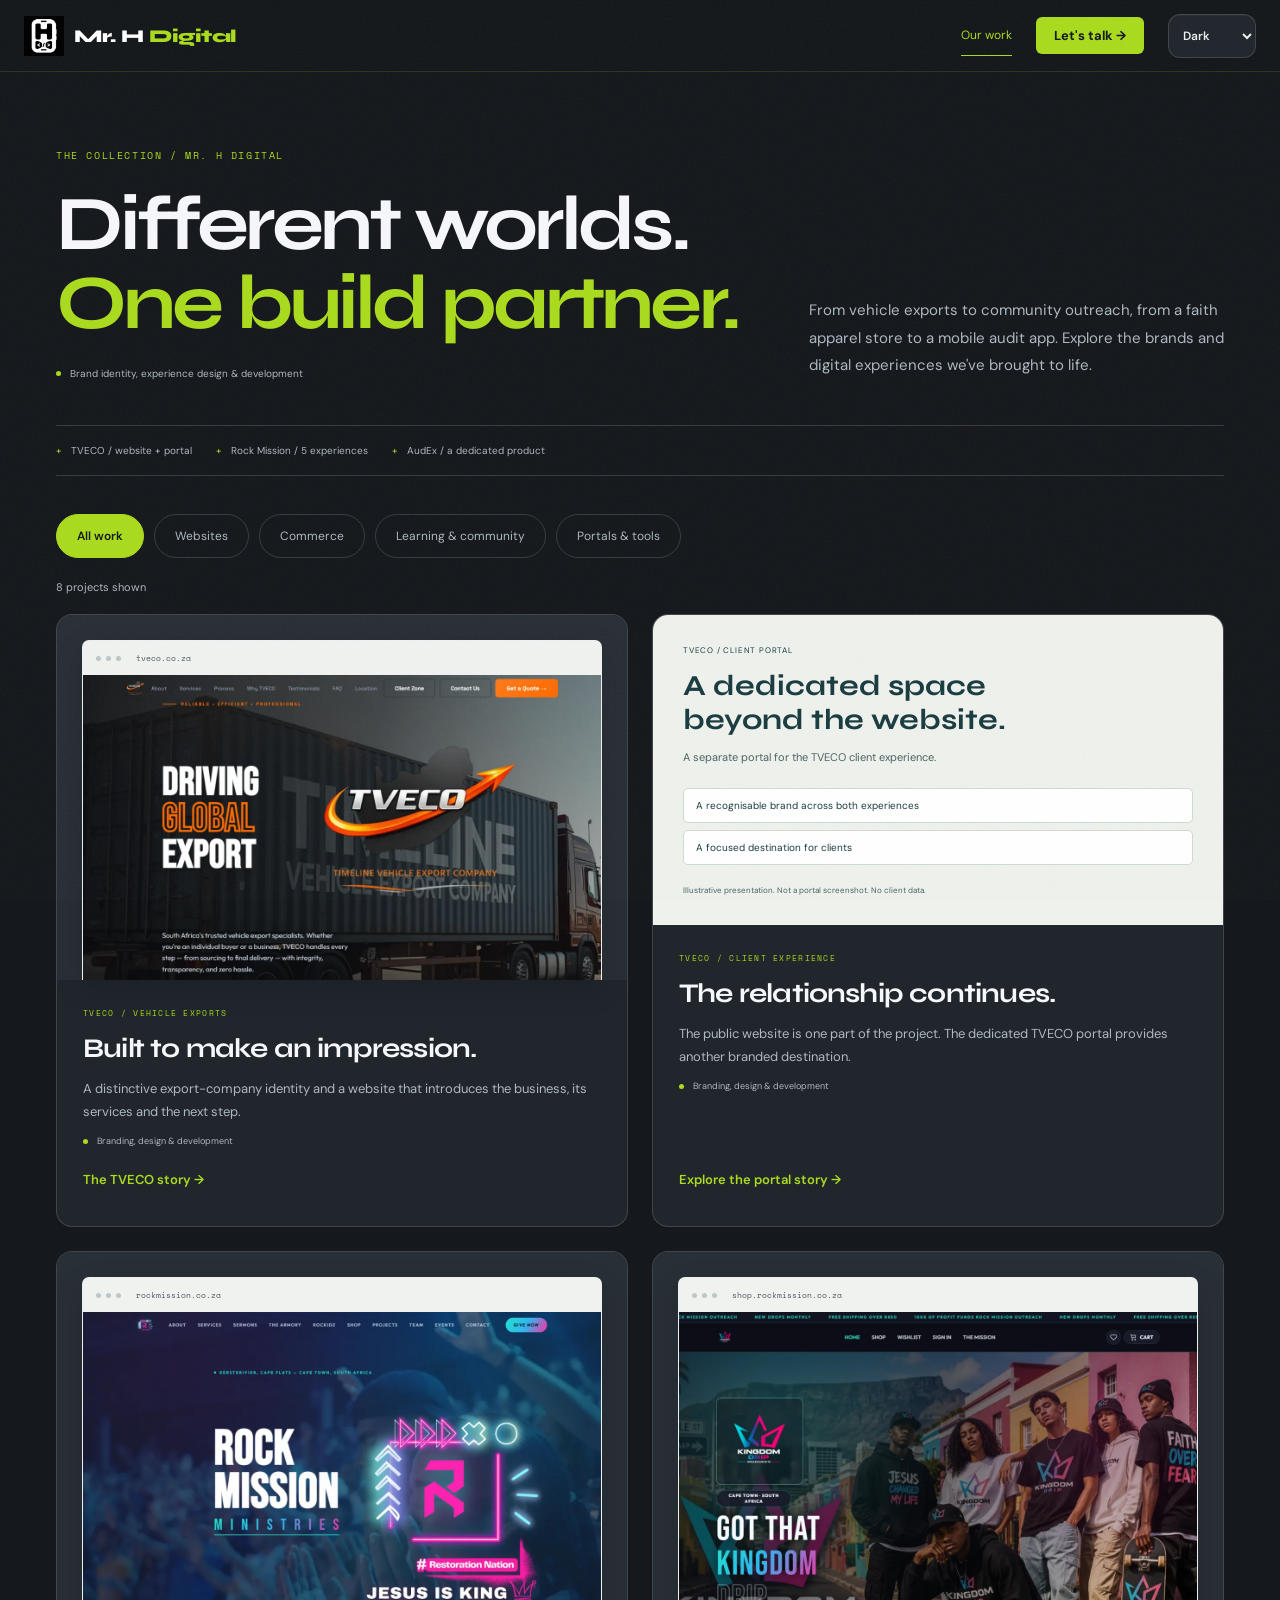
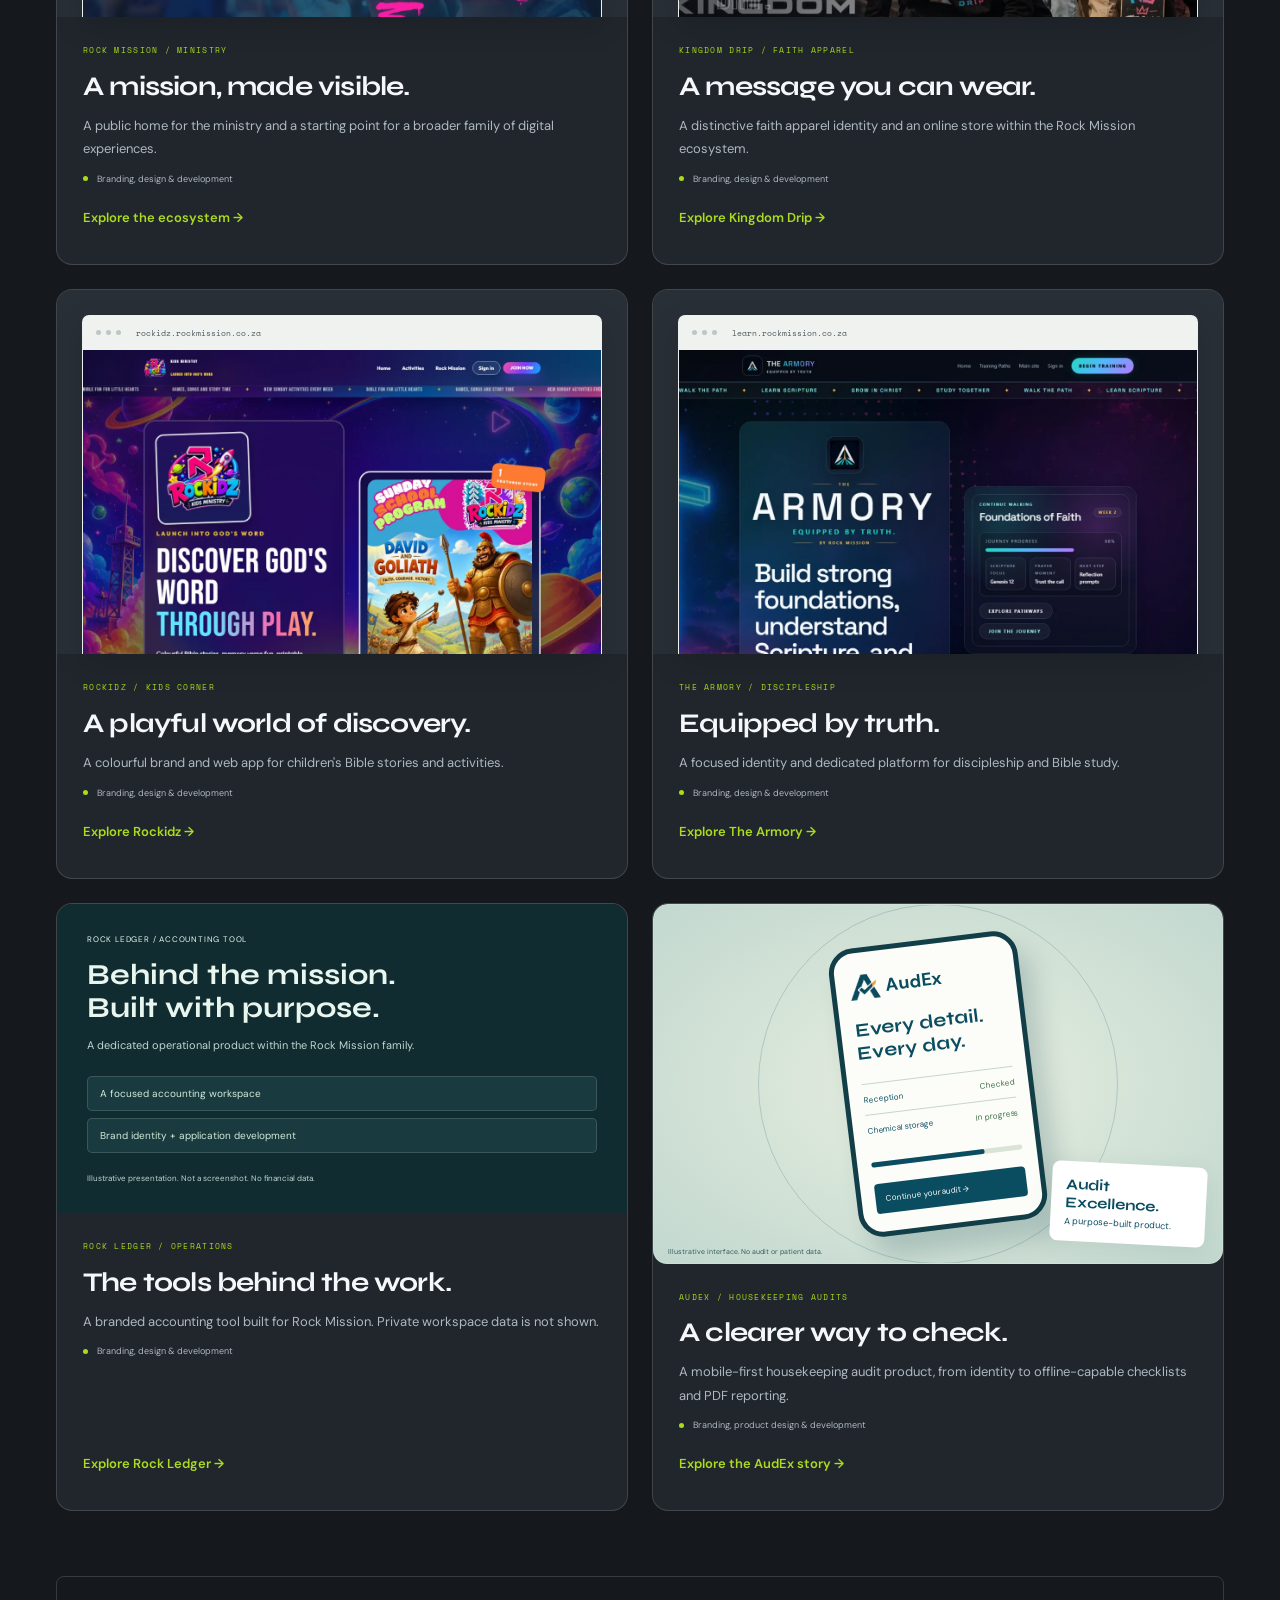
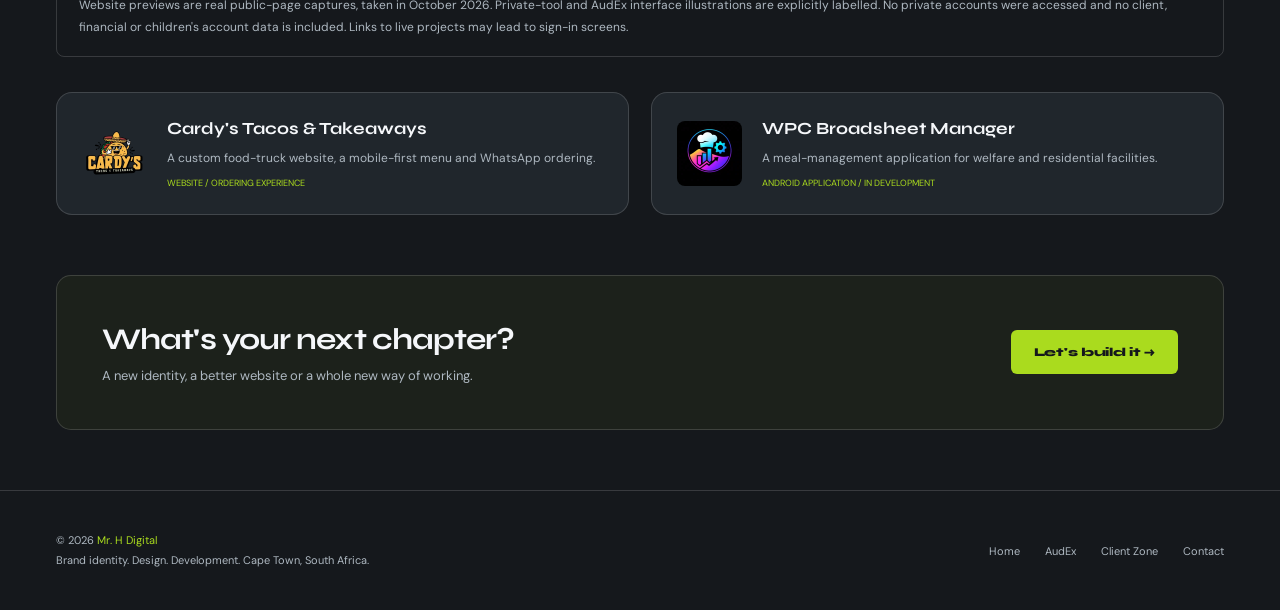
<file: work/index.html>
<!DOCTYPE html>
<html lang="en">
<head>
  <meta charset="UTF-8"><meta name="viewport" content="width=device-width, initial-scale=1">
  <title>Selected Work | Brand Identity, Websites &amp; Apps | Mr. H Digital</title>
  <meta name="description" content="Explore brand identities, websites and custom apps by Mr. H Digital. TVECO, the Rock Mission ecosystem and AudEx: from the first impression to the tools behind it.">
  <meta name="theme-color" content="#111518">
  <link rel="canonical" href="https://www.mrhdigital.co.za/work/">
  <meta property="og:title" content="Not just websites. Entire possibilities. | Mr. H Digital">
  <meta property="og:description" content="Brand identity, design and development. Explore the TVECO, Rock Mission and AudEx projects.">
  <meta property="og:type" content="website"><meta property="og:url" content="https://www.mrhdigital.co.za/work/">
  <meta property="og:image" content="https://www.mrhdigital.co.za/images/work/rockmission.webp">
  <meta name="twitter:card" content="summary_large_image">
  <link rel="icon" href="../images/logo-mrh-digital.png">
  <link href="https://fonts.googleapis.com/css2?family=Syne:wght@700;800&family=Space+Mono:wght@400;700&family=DM+Sans:wght@300;400;500;600&display=swap" rel="stylesheet">
  <link rel="stylesheet" href="../css/styles.css"><link rel="stylesheet" href="../css/work.css">
  <link rel="stylesheet" href="../css/theme.css"><script src="../js/theme.js"></script>
  <script src="../js/work.js" defer></script>
</head>
<body class="work-page">
  <a class="skip-link" href="#main">Skip to work collection</a>
  <nav class="work-nav" aria-label="Main navigation"><a class="nav-logo" href="../"><img src="../images/logo-mrh-digital.png" width="40" height="40" alt=""><span class="logo-text">Mr. H <span>Digital</span></span></a><div class="work-nav-links"><a href="./" aria-current="page">Our work</a><a href="../#contact" class="nav-cta">Let's talk &#8594;</a><select class="theme-select" data-theme-select aria-label="Colour theme" hidden><option value="dark">Dark</option><option value="light">Light</option><option value="system">System</option></select></div></nav>
  <main id="main">
    <header class="work-hero"><div><p class="work-kicker">THE COLLECTION / MR. H DIGITAL</p><h1>Different worlds.<br><em>One build partner.</em></h1><span class="brand-credit">Brand identity, experience design &amp; development</span></div><p>From vehicle exports to community outreach, from a faith apparel store to a mobile audit app. Explore the brands and digital experiences we've brought to life.</p></header>
    <div class="work-capabilities"><span>TVECO / website + portal</span><span>Rock Mission / 5 experiences</span><span>AudEx / a dedicated product</span></div>
    <div class="gallery-filters" data-gallery-filters aria-label="Filter work by project type" hidden><button type="button" data-filter="all" aria-pressed="true">All work</button><button type="button" data-filter="websites" aria-pressed="false">Websites</button><button type="button" data-filter="commerce" aria-pressed="false">Commerce</button><button type="button" data-filter="learning" aria-pressed="false">Learning &amp; community</button><button type="button" data-filter="operations" aria-pressed="false">Portals &amp; tools</button></div>
    <p class="gallery-count" id="gallery-count" role="status" aria-live="polite">8 projects shown</p>
    <div class="work-gallery">
      <article class="gallery-card" data-category="websites"><a class="gallery-visual" href="tveco/" aria-label="Explore TVECO case study"><div class="browser-frame"><div class="browser-bar" aria-hidden="true"><i></i><i></i><i></i><span>tveco.co.za</span></div><img src="../images/work/tveco.webp" width="1200" height="833" alt="TVECO vehicle export website with its orange and charcoal brand" loading="lazy"></div></a><div class="gallery-copy"><p class="work-kicker">TVECO / VEHICLE EXPORTS</p><h2>Built to make an impression.</h2><p>A distinctive export-company identity and a website that introduces the business, its services and the next step.</p><span class="brand-credit">Branding, design &amp; development</span><a class="work-link" href="tveco/">The TVECO story &#8594;</a></div></article>
      <article class="gallery-card" data-category="operations"><div class="illustrative-tool"><span>TVECO / CLIENT PORTAL</span><h3>A dedicated space<br>beyond the website.</h3><p>A separate portal for the TVECO client experience.</p><div class="tool-rows" aria-hidden="true"><span>A recognisable brand across both experiences</span><span>A focused destination for clients</span></div><small>Illustrative presentation. Not a portal screenshot. No client data.</small></div><div class="gallery-copy"><p class="work-kicker">TVECO / CLIENT EXPERIENCE</p><h2>The relationship continues.</h2><p>The public website is one part of the project. The dedicated TVECO portal provides another branded destination.</p><span class="brand-credit">Branding, design &amp; development</span><a class="work-link" href="tveco/#portal">Explore the portal story &#8594;</a></div></article>
      <article class="gallery-card" data-category="websites ministry"><a class="gallery-visual" href="rock-mission/#ministry" aria-label="Explore the Rock Mission ministry website"><div class="browser-frame"><div class="browser-bar" aria-hidden="true"><i></i><i></i><i></i><span>rockmission.co.za</span></div><img src="../images/work/rockmission.webp" width="1200" height="833" alt="Rock Mission Ministries public homepage with its neon cyan and pink identity" loading="lazy"></div></a><div class="gallery-copy"><p class="work-kicker">ROCK MISSION / MINISTRY</p><h2>A mission, made visible.</h2><p>A public home for the ministry and a starting point for a broader family of digital experiences.</p><span class="brand-credit">Branding, design &amp; development</span><a class="work-link" href="rock-mission/">Explore the ecosystem &#8594;</a></div></article>
      <article class="gallery-card" data-category="commerce"><a class="gallery-visual" href="rock-mission/#kingdom-drip" aria-label="Explore Kingdom Drip online store"><div class="browser-frame"><div class="browser-bar" aria-hidden="true"><i></i><i></i><i></i><span>shop.rockmission.co.za</span></div><img src="../images/work/kingdom-drip.webp" width="1200" height="833" alt="Kingdom Drip public storefront with branded faith apparel" loading="lazy"></div></a><div class="gallery-copy"><p class="work-kicker">KINGDOM DRIP / FAITH APPAREL</p><h2>A message you can wear.</h2><p>A distinctive faith apparel identity and an online store within the Rock Mission ecosystem.</p><span class="brand-credit">Branding, design &amp; development</span><a class="work-link" href="rock-mission/#kingdom-drip">Explore Kingdom Drip &#8594;</a></div></article>
      <article class="gallery-card" data-category="learning"><a class="gallery-visual" href="rock-mission/#rockidz" aria-label="Explore Rockidz Kids Corner"><div class="browser-frame"><div class="browser-bar" aria-hidden="true"><i></i><i></i><i></i><span>rockidz.rockmission.co.za</span></div><img src="../images/work/rockidz.webp" width="1200" height="833" alt="Rockidz public homepage with a colourful Bible story and activity experience" loading="lazy"></div></a><div class="gallery-copy"><p class="work-kicker">ROCKIDZ / KIDS CORNER</p><h2>A playful world of discovery.</h2><p>A colourful brand and web app for children's Bible stories and activities.</p><span class="brand-credit">Branding, design &amp; development</span><a class="work-link" href="rock-mission/#rockidz">Explore Rockidz &#8594;</a></div></article>
      <article class="gallery-card" data-category="learning"><a class="gallery-visual" href="rock-mission/#armory" aria-label="Explore The Armory discipleship platform"><div class="browser-frame"><div class="browser-bar" aria-hidden="true"><i></i><i></i><i></i><span>learn.rockmission.co.za</span></div><img src="../images/work/armory.webp" width="1200" height="833" alt="The Armory public landing page and Equipped by Truth branding" loading="lazy"></div></a><div class="gallery-copy"><p class="work-kicker">THE ARMORY / DISCIPLESHIP</p><h2>Equipped by truth.</h2><p>A focused identity and dedicated platform for discipleship and Bible study.</p><span class="brand-credit">Branding, design &amp; development</span><a class="work-link" href="rock-mission/#armory">Explore The Armory &#8594;</a></div></article>
      <article class="gallery-card" data-category="operations"><div class="illustrative-tool ledger-illustration"><span>ROCK LEDGER / ACCOUNTING TOOL</span><h3>Behind the mission.<br>Built with purpose.</h3><p>A dedicated operational product within the Rock Mission family.</p><div class="tool-rows" aria-hidden="true"><span>A focused accounting workspace</span><span>Brand identity + application development</span></div><small>Illustrative presentation. Not a screenshot. No financial data.</small></div><div class="gallery-copy"><p class="work-kicker">ROCK LEDGER / OPERATIONS</p><h2>The tools behind the work.</h2><p>A branded accounting tool built for Rock Mission. Private workspace data is not shown.</p><span class="brand-credit">Branding, design &amp; development</span><a class="work-link" href="rock-mission/#ledger">Explore Rock Ledger &#8594;</a></div></article>
      <article class="gallery-card" data-category="operations"><div class="audex-display"><div class="audex-mini-phone"><div class="audex-mini-brand"><img src="../audex/assets/audex-mark.webp" width="30" height="25" alt="">AudEx</div><h4>Every detail.<br>Every day.</h4><div class="mini-check">Reception <span>Checked</span></div><div class="mini-check">Chemical storage <span>In progress</span></div><div class="mini-progress"></div><div class="mini-button">Continue your audit &#8594;</div></div><div class="audex-display-note"><strong>Audit Excellence.</strong>A purpose-built product.</div><small>Illustrative interface. No audit or patient data.</small></div><div class="gallery-copy"><p class="work-kicker">AUDEX / HOUSEKEEPING AUDITS</p><h2>A clearer way to check.</h2><p>A mobile-first housekeeping audit product, from identity to offline-capable checklists and PDF reporting.</p><span class="brand-credit">Branding, product design &amp; development</span><a class="work-link" href="audex/">Explore the AudEx story &#8594;</a></div></article>
    </div>
    <p class="case-note">Website previews are real public-page captures, taken in October 2026. Private-tool and AudEx interface illustrations are explicitly labelled. No private accounts were accessed and no client, financial or children's account data is included. Links to live projects may lead to sign-in screens.</p>
    <div class="more-work"><article><img src="../images/cardys-tacos-logo.webp" width="65" height="65" alt="Cardy's Tacos logo" loading="lazy"><div><h3>Cardy's Tacos &amp; Takeaways</h3><p>A custom food-truck website, a mobile-first menu and WhatsApp ordering.</p><small>WEBSITE / ORDERING EXPERIENCE</small></div></article><article><img src="../images/wpc-broadsheet-manager.webp" width="65" height="65" alt="WPC Broadsheet Manager identity" loading="lazy"><div><h3>WPC Broadsheet Manager</h3><p>A meal-management application for welfare and residential facilities.</p><small>ANDROID APPLICATION / IN DEVELOPMENT</small></div></article></div>
    <section class="case-callout"><div><h2>What's your next chapter?</h2><p>A new identity, a better website or a whole new way of working.</p></div><a class="btn-primary" href="mailto:info@mrhdigital.co.za?subject=Let%27s%20discuss%20a%20digital%20project">Let's build it &#8594;</a></section>
  </main>
  <footer class="work-footer"><p>&copy; 2026 <a href="../">Mr. H Digital</a><br>Brand identity. Design. Development. Cape Town, South Africa.</p><div><a href="../">Home</a><a href="../audex/">AudEx</a><a href="https://mr-h-digital.github.io/mrh-invoice-ui/">Client Zone</a><a href="../#contact">Contact</a></div></footer>
  <p class="theme-status" id="theme-status" role="status"></p>
</body>
</html>
</file>
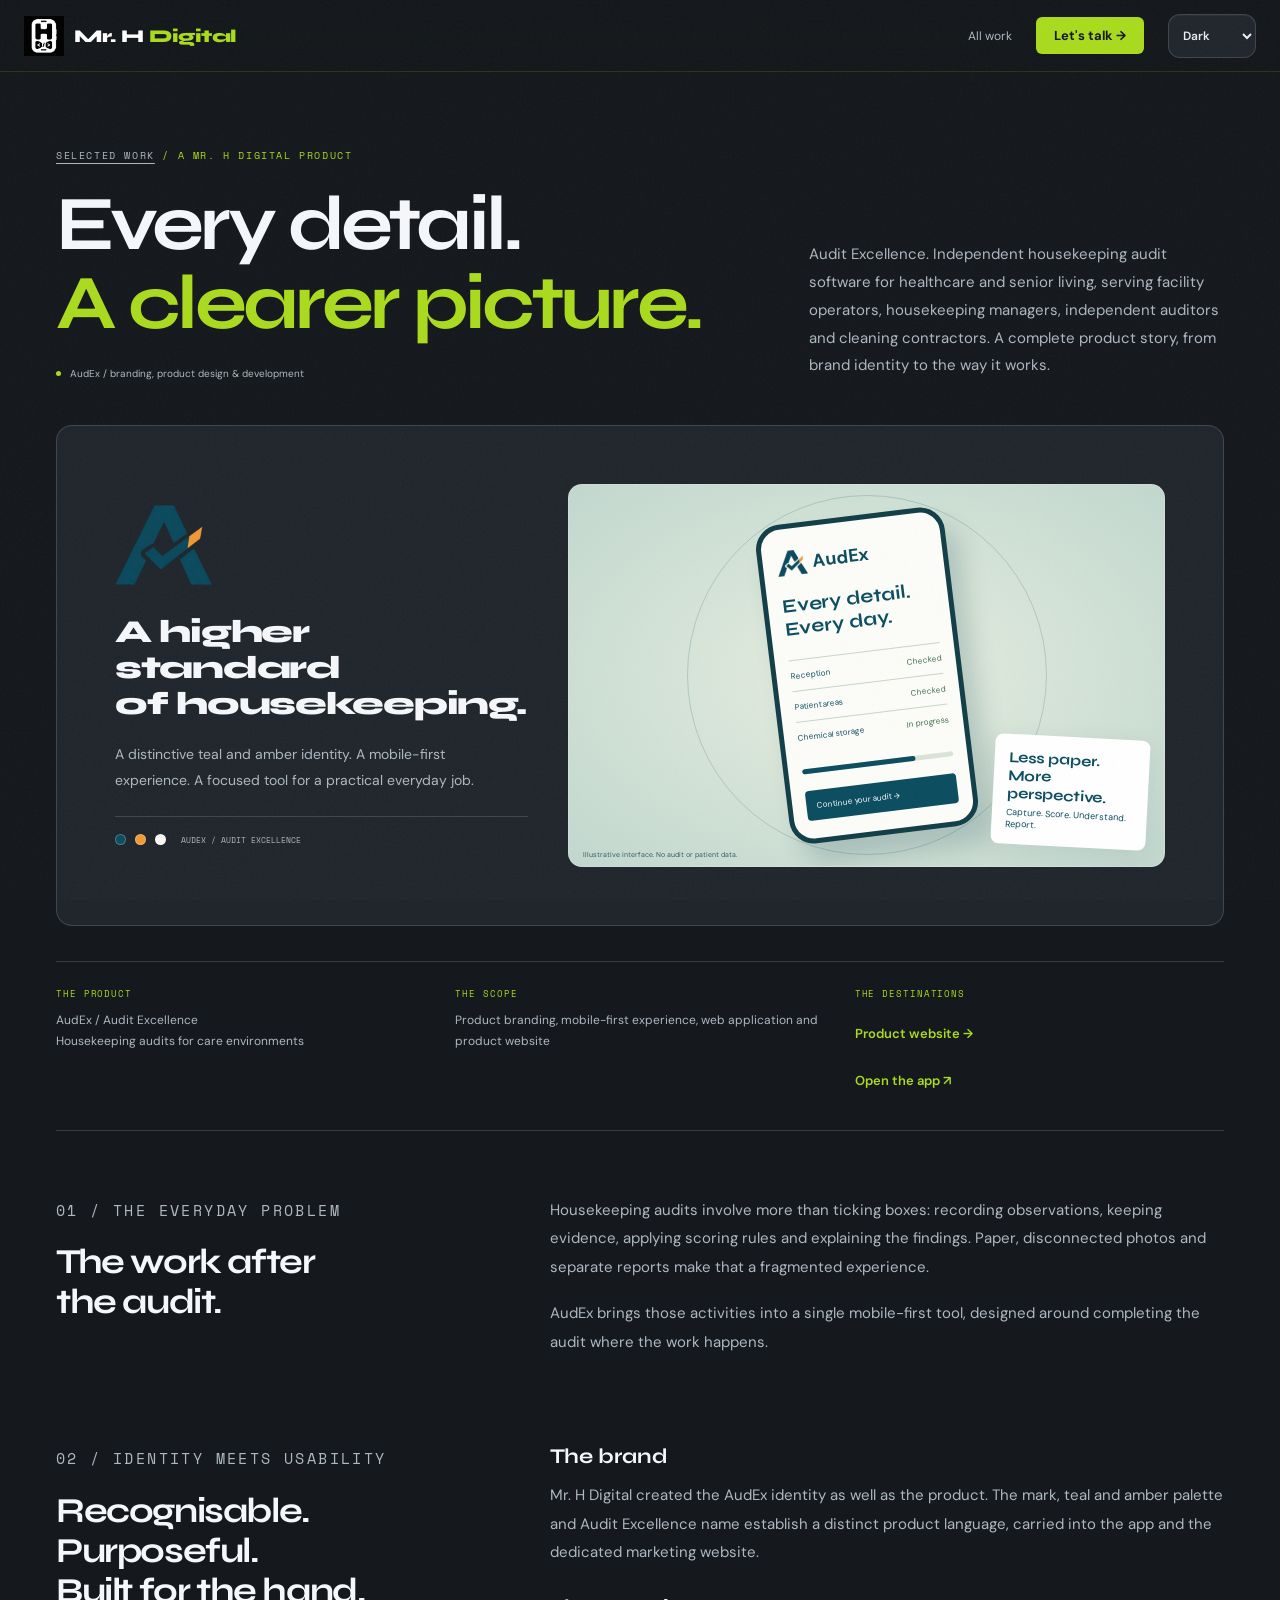
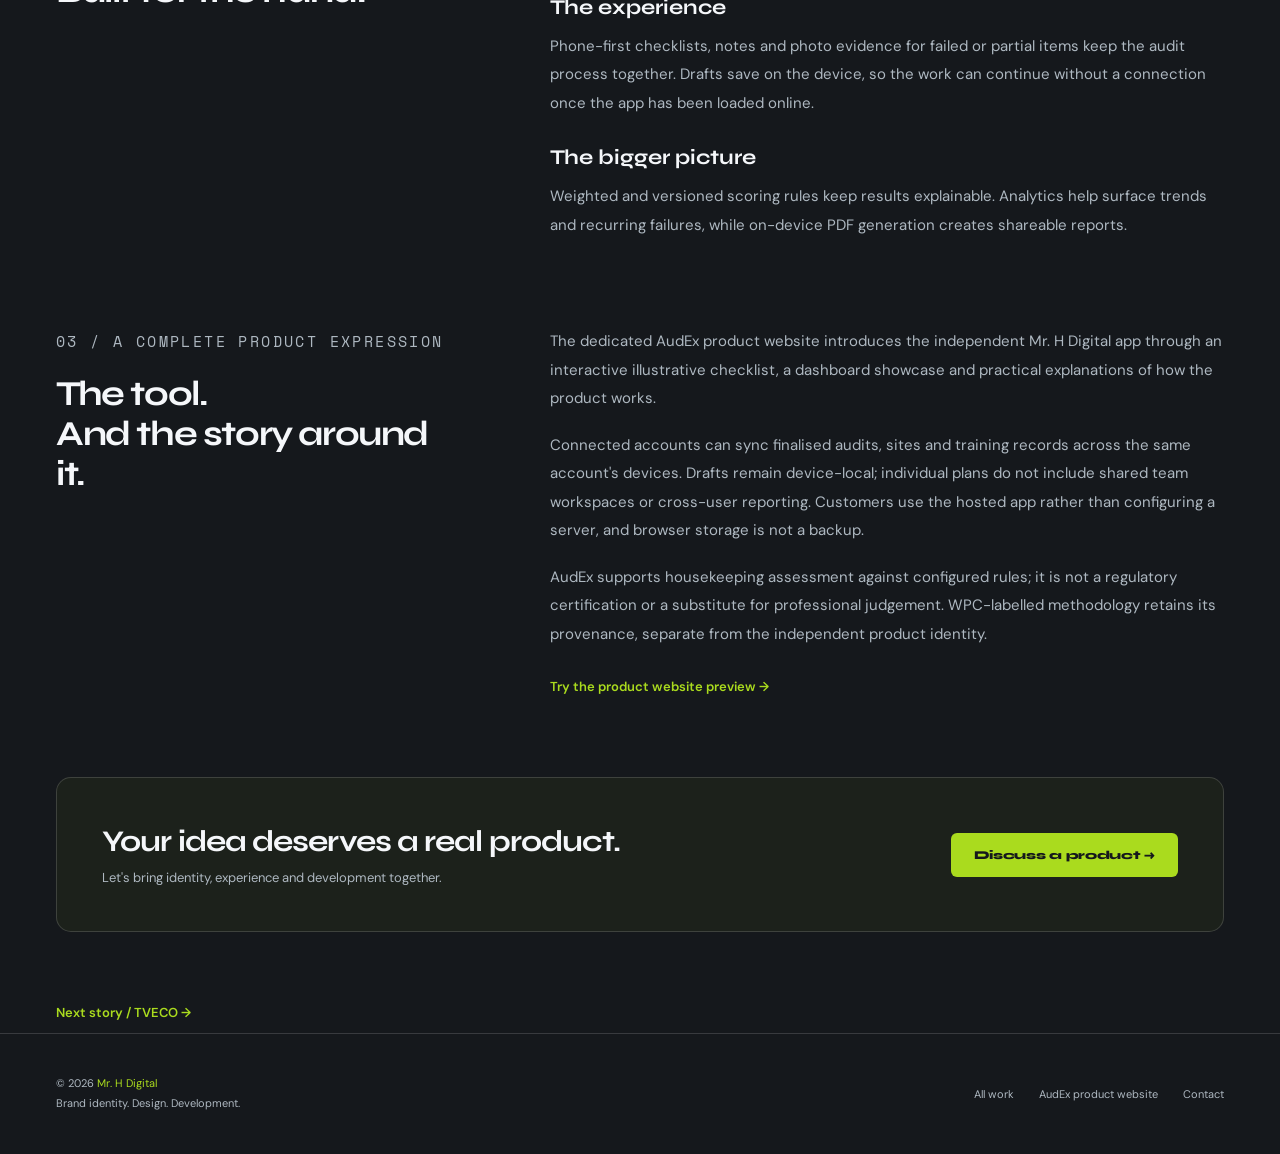
<file: work/audex/index.html>
<!DOCTYPE html>
<html lang="en">
<head>
  <meta charset="UTF-8"><meta name="viewport" content="width=device-width, initial-scale=1">
  <title>AudEx | Product Branding, Design &amp; Development | Mr. H Digital</title>
  <meta name="description" content="From a distinctive identity to a mobile-first audit product. Explore the AudEx branding, experience design and development by Mr. H Digital.">
  <meta name="theme-color" content="#111518"><link rel="canonical" href="https://www.mrhdigital.co.za/work/audex/">
  <meta property="og:title" content="AudEx: from the first check to a clearer picture | Mr. H Digital">
  <meta property="og:description" content="Branding, product design and development for a purpose-built housekeeping audit app.">
  <meta property="og:type" content="website"><meta property="og:url" content="https://www.mrhdigital.co.za/work/audex/"><meta property="og:image" content="https://www.mrhdigital.co.za/audex/assets/social-preview.png">
  <meta name="twitter:card" content="summary_large_image"><link rel="icon" href="../../images/logo-mrh-digital.png">
  <link href="https://fonts.googleapis.com/css2?family=Syne:wght@700;800&family=Space+Mono:wght@400;700&family=DM+Sans:wght@300;400;500;600&display=swap" rel="stylesheet">
  <link rel="stylesheet" href="../../css/styles.css"><link rel="stylesheet" href="../../css/work.css">
  <link rel="stylesheet" href="../../css/theme.css"><script src="../../js/theme.js"></script>
</head>
<body class="work-page">
  <a class="skip-link" href="#main">Skip to product story</a>
  <nav class="work-nav" aria-label="Main navigation"><a class="nav-logo" href="../../"><img src="../../images/logo-mrh-digital.png" width="40" height="40" alt=""><span class="logo-text">Mr. H <span>Digital</span></span></a><div class="work-nav-links"><a href="../">All work</a><a href="../../#contact" class="nav-cta">Let's talk &#8594;</a><select class="theme-select" data-theme-select aria-label="Colour theme" hidden><option value="dark">Dark</option><option value="light">Light</option><option value="system">System</option></select></div></nav>
  <main id="main">
    <header class="work-hero"><div><p class="work-kicker"><a href="../">SELECTED WORK</a> / A MR. H DIGITAL PRODUCT</p><h1>Every detail.<br><em>A clearer picture.</em></h1><span class="brand-credit">AudEx / branding, product design &amp; development</span></div><p>Audit Excellence. Independent housekeeping audit software for healthcare and senior living, serving facility operators, housekeeping managers, independent auditors and cleaning contractors. A complete product story, from brand identity to the way it works.</p></header>
    <div class="case-cover"><div class="flagship-grid"><div class="flagship-copy"><img src="../../audex/assets/audex-mark.webp" width="97" height="80" alt="AudEx brand mark"><h3 style="margin-top:24px">A higher standard<br>of housekeeping.</h3><p>A distinctive teal and amber identity. A mobile-first experience. A focused tool for a practical everyday job.</p><div class="identity-strip"><i style="--swatch:#0b4d60"></i><i style="--swatch:#f29934"></i><i style="--swatch:#faf9f5"></i><span>AUDEX / AUDIT EXCELLENCE</span></div></div><div class="audex-display"><div class="audex-mini-phone"><div class="audex-mini-brand"><img src="../../audex/assets/audex-mark.webp" width="30" height="25" alt="">AudEx</div><h4>Every detail.<br>Every day.</h4><div class="mini-check">Reception <span>Checked</span></div><div class="mini-check">Patient areas <span>Checked</span></div><div class="mini-check">Chemical storage <span>In progress</span></div><div class="mini-progress"></div><div class="mini-button">Continue your audit &#8594;</div></div><div class="audex-display-note"><strong>Less paper.<br>More perspective.</strong>Capture. Score. Understand. Report.</div><small>Illustrative interface. No audit or patient data.</small></div></div></div>
    <dl class="case-summary"><div><dt>The product</dt><dd>AudEx / Audit Excellence<br>Housekeeping audits for care environments</dd></div><div><dt>The scope</dt><dd>Product branding, mobile-first experience, web application and product website</dd></div><div><dt>The destinations</dt><dd><a class="work-link" href="../../audex/">Product website &#8594;</a><br><a class="work-link" href="https://audex.mrhdigital.co.za/" target="_blank" rel="noopener noreferrer">Open the app &#8599;</a></dd></div></dl>
    <section class="case-story"><div><p class="work-kicker">01 / THE EVERYDAY PROBLEM</p><h2>The work after<br>the audit.</h2></div><div><p>Housekeeping audits involve more than ticking boxes: recording observations, keeping evidence, applying scoring rules and explaining the findings. Paper, disconnected photos and separate reports make that a fragmented experience.</p><p>AudEx brings those activities into a single mobile-first tool, designed around completing the audit where the work happens.</p></div></section>
    <section class="case-story"><div><p class="work-kicker">02 / IDENTITY MEETS USABILITY</p><h2>Recognisable.<br>Purposeful.<br>Built for the hand.</h2></div><div><h3>The brand</h3><p>Mr. H Digital created the AudEx identity as well as the product. The mark, teal and amber palette and Audit Excellence name establish a distinct product language, carried into the app and the dedicated marketing website.</p><h3>The experience</h3><p>Phone-first checklists, notes and photo evidence for failed or partial items keep the audit process together. Drafts save on the device, so the work can continue without a connection once the app has been loaded online.</p><h3>The bigger picture</h3><p>Weighted and versioned scoring rules keep results explainable. Analytics help surface trends and recurring failures, while on-device PDF generation creates shareable reports.</p></div></section>
    <section class="case-story"><div><p class="work-kicker">03 / A COMPLETE PRODUCT EXPRESSION</p><h2>The tool.<br>And the story around it.</h2></div><div><p>The dedicated AudEx product website introduces the independent Mr. H Digital app through an interactive illustrative checklist, a dashboard showcase and practical explanations of how the product works.</p><p>Connected accounts can sync finalised audits, sites and training records across the same account's devices. Drafts remain device-local; individual plans do not include shared team workspaces or cross-user reporting. Customers use the hosted app rather than configuring a server, and browser storage is not a backup.</p><p>AudEx supports housekeeping assessment against configured rules; it is not a regulatory certification or a substitute for professional judgement. WPC-labelled methodology retains its provenance, separate from the independent product identity.</p><a class="work-link" href="../../audex/#experience">Try the product website preview &#8594;</a></div></section>
    <section class="case-callout"><div><h2>Your idea deserves a real product.</h2><p>Let's bring identity, experience and development together.</p></div><a class="btn-primary" href="mailto:info@mrhdigital.co.za?subject=Custom%20product%20branding%20and%20development">Discuss a product &#8594;</a></section>
    <a class="work-link" href="../tveco/">Next story / TVECO &#8594;</a>
  </main>
  <footer class="work-footer"><p>&copy; 2026 <a href="../../">Mr. H Digital</a><br>Brand identity. Design. Development.</p><div><a href="../">All work</a><a href="../../audex/">AudEx product website</a><a href="../../#contact">Contact</a></div></footer>
  <p class="theme-status" id="theme-status" role="status"></p>
</body>
</html>
</file>
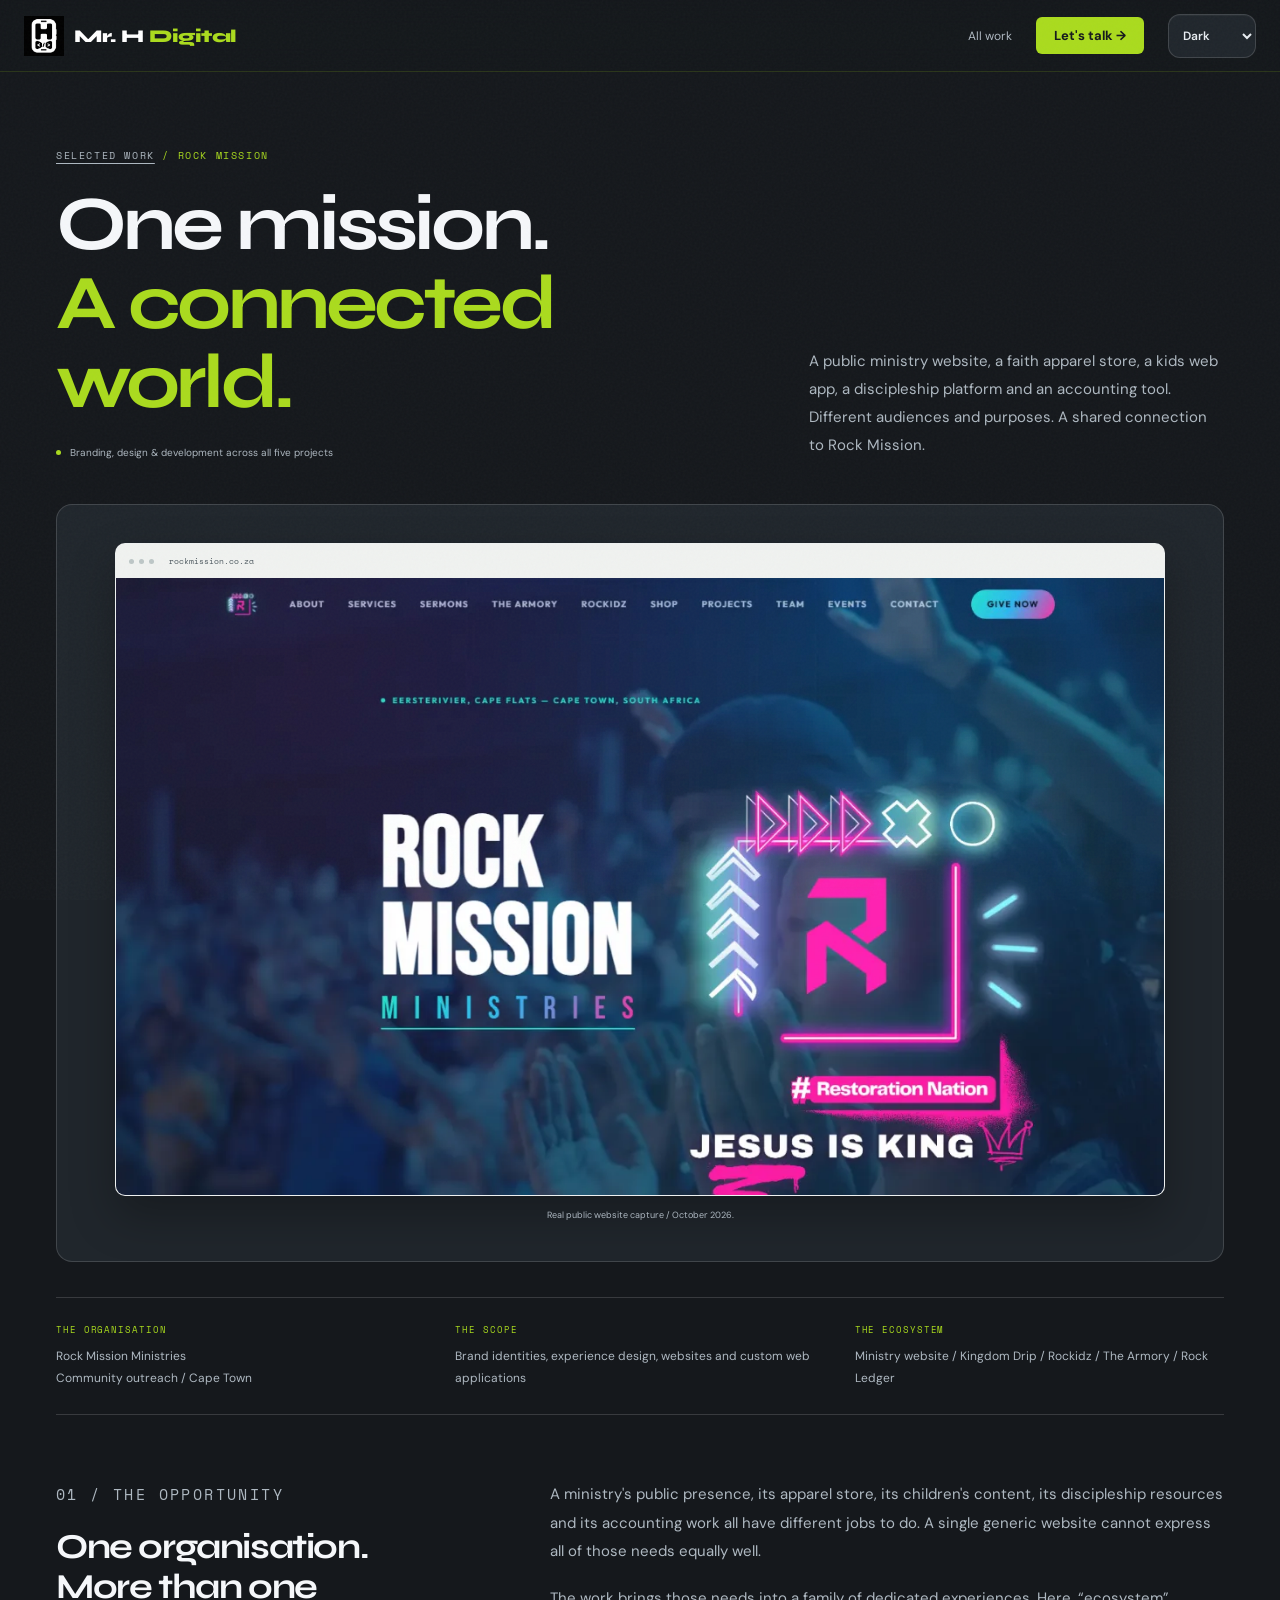
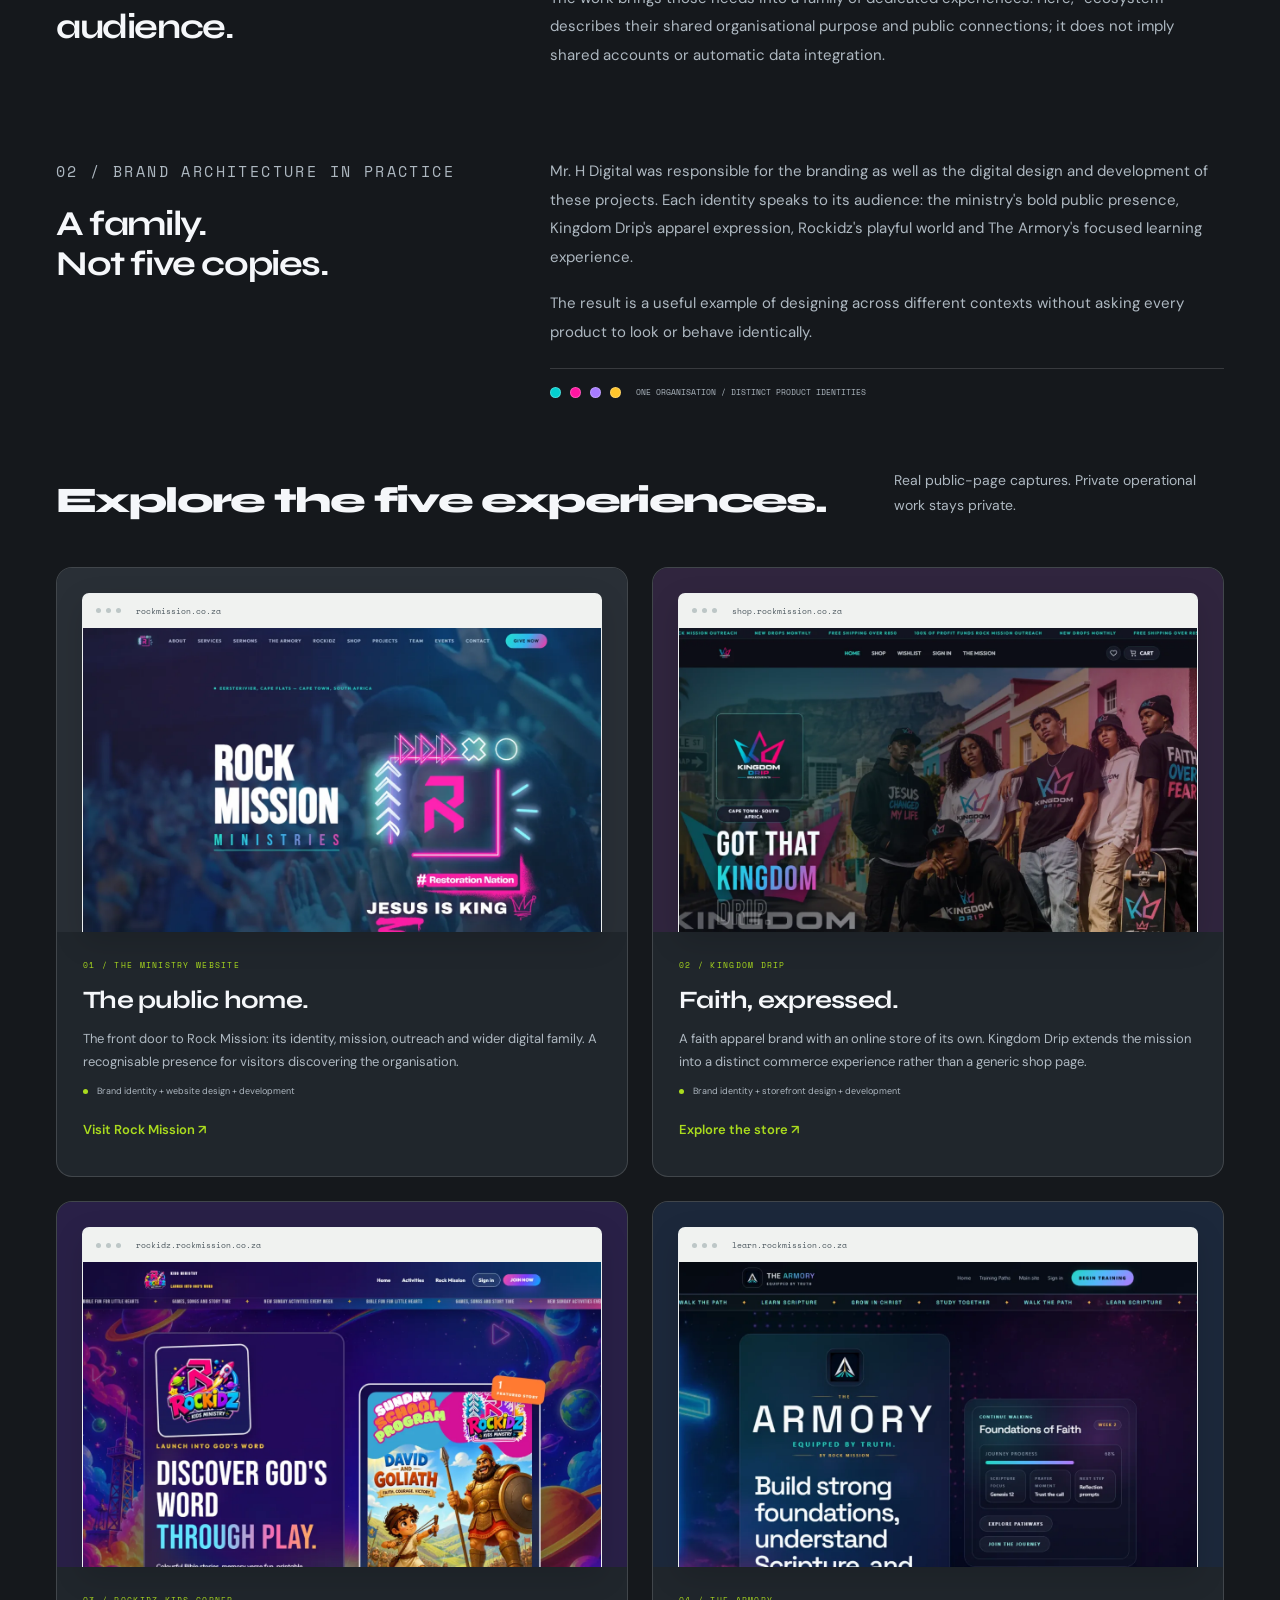
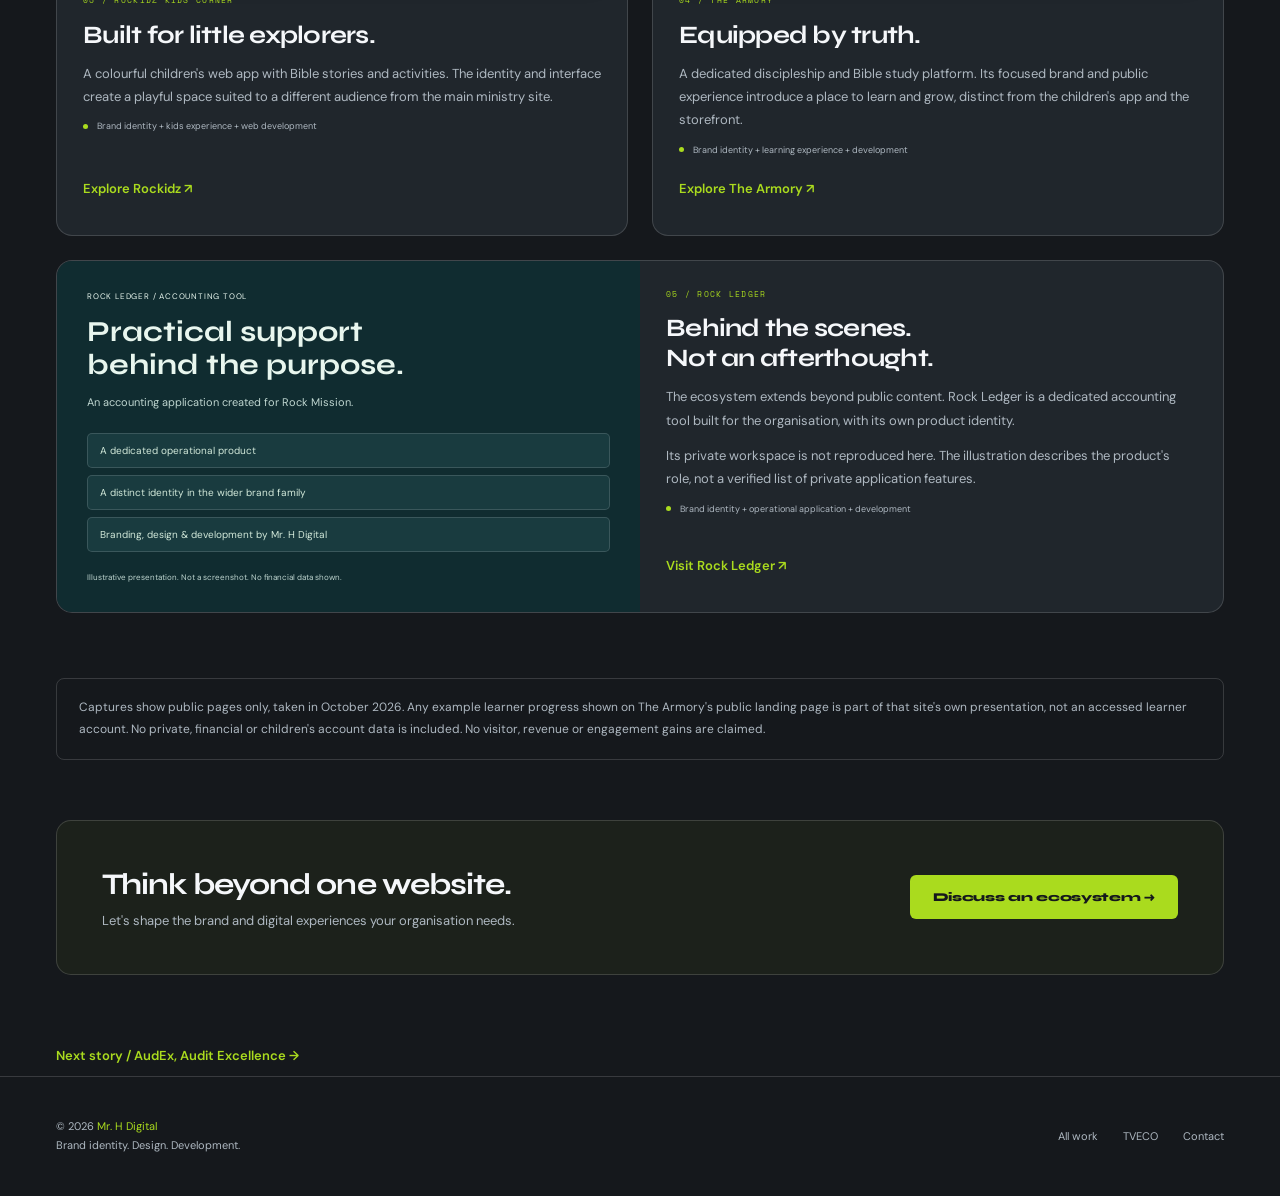
<file: work/rock-mission/index.html>
<!DOCTYPE html>
<html lang="en">
<head>
  <meta charset="UTF-8"><meta name="viewport" content="width=device-width, initial-scale=1">
  <title>Rock Mission | A Digital Ecosystem | Mr. H Digital</title>
  <meta name="description" content="One mission, five digital experiences. Explore the branding, website, Kingdom Drip store, Rockidz, The Armory and Rock Ledger built by Mr. H Digital for Rock Mission.">
  <meta name="theme-color" content="#111518"><link rel="canonical" href="https://www.mrhdigital.co.za/work/rock-mission/">
  <meta property="og:title" content="Rock Mission: not just a website, a connected world | Mr. H Digital">
  <meta property="og:description" content="Brand identity, websites and custom applications across the Rock Mission ecosystem.">
  <meta property="og:type" content="website"><meta property="og:url" content="https://www.mrhdigital.co.za/work/rock-mission/"><meta property="og:image" content="https://www.mrhdigital.co.za/images/work/rockmission.webp">
  <meta name="twitter:card" content="summary_large_image"><link rel="icon" href="../../images/logo-mrh-digital.png">
  <link href="https://fonts.googleapis.com/css2?family=Syne:wght@700;800&family=Space+Mono:wght@400;700&family=DM+Sans:wght@300;400;500;600&display=swap" rel="stylesheet">
  <link rel="stylesheet" href="../../css/styles.css"><link rel="stylesheet" href="../../css/work.css">
  <link rel="stylesheet" href="../../css/theme.css"><script src="../../js/theme.js"></script>
</head>
<body class="work-page">
  <a class="skip-link" href="#main">Skip to project</a>
  <nav class="work-nav" aria-label="Main navigation"><a class="nav-logo" href="../../"><img src="../../images/logo-mrh-digital.png" width="40" height="40" alt=""><span class="logo-text">Mr. H <span>Digital</span></span></a><div class="work-nav-links"><a href="../">All work</a><a href="../../#contact" class="nav-cta">Let's talk &#8594;</a><select class="theme-select" data-theme-select aria-label="Colour theme" hidden><option value="dark">Dark</option><option value="light">Light</option><option value="system">System</option></select></div></nav>
  <main id="main">
    <header class="work-hero"><div><p class="work-kicker"><a href="../">SELECTED WORK</a> / ROCK MISSION</p><h1>One mission.<br><em>A connected world.</em></h1><span class="brand-credit">Branding, design &amp; development across all five projects</span></div><p>A public ministry website, a faith apparel store, a kids web app, a discipleship platform and an accounting tool. Different audiences and purposes. A shared connection to Rock Mission.</p></header>
    <div class="case-cover"><div class="browser-frame"><div class="browser-bar" aria-hidden="true"><i></i><i></i><i></i><span>rockmission.co.za</span></div><img src="../../images/work/rockmission.webp" width="1200" height="833" alt="Rock Mission Ministries public homepage showing its distinctive cyan and pink branding" fetchpriority="high"></div><p class="preview-caption">Real public website capture / October 2026.</p></div>
    <dl class="case-summary"><div><dt>The organisation</dt><dd>Rock Mission Ministries<br>Community outreach / Cape Town</dd></div><div><dt>The scope</dt><dd>Brand identities, experience design, websites and custom web applications</dd></div><div><dt>The ecosystem</dt><dd>Ministry website / Kingdom Drip / Rockidz / The Armory / Rock Ledger</dd></div></dl>
    <section class="case-story"><div><p class="work-kicker">01 / THE OPPORTUNITY</p><h2>One organisation.<br>More than one audience.</h2></div><div><p>A ministry's public presence, its apparel store, its children's content, its discipleship resources and its accounting work all have different jobs to do. A single generic website cannot express all of those needs equally well.</p><p>The work brings those needs into a family of dedicated experiences. Here, “ecosystem” describes their shared organisational purpose and public connections; it does not imply shared accounts or automatic data integration.</p></div></section>
    <section class="case-story"><div><p class="work-kicker">02 / BRAND ARCHITECTURE IN PRACTICE</p><h2>A family.<br>Not five copies.</h2></div><div><p>Mr. H Digital was responsible for the branding as well as the digital design and development of these projects. Each identity speaks to its audience: the ministry's bold public presence, Kingdom Drip's apparel expression, Rockidz's playful world and The Armory's focused learning experience.</p><p>The result is a useful example of designing across different contexts without asking every product to look or behave identically.</p><div class="identity-strip"><i style="--swatch:#04d1d0"></i><i style="--swatch:#ff16a1"></i><i style="--swatch:#a77cff"></i><i style="--swatch:#ffc52c"></i><span>ONE ORGANISATION / DISTINCT PRODUCT IDENTITIES</span></div></div></section>
    <div class="work-heading work-heading--compact"><h2>Explore the five experiences.</h2><p>Real public-page captures. Private operational work stays private.</p></div>
    <div class="case-product-grid">
      <article class="gallery-card" id="ministry"><div class="gallery-visual"><div class="browser-frame"><div class="browser-bar" aria-hidden="true"><i></i><i></i><i></i><span>rockmission.co.za</span></div><img src="../../images/work/rockmission.webp" width="1200" height="833" alt="Rock Mission Ministries public website" loading="lazy"></div></div><div class="gallery-copy"><p class="work-kicker">01 / THE MINISTRY WEBSITE</p><h2>The public home.</h2><p>The front door to Rock Mission: its identity, mission, outreach and wider digital family. A recognisable presence for visitors discovering the organisation.</p><span class="brand-credit">Brand identity + website design + development</span><a class="work-link" href="https://rockmission.co.za/" target="_blank" rel="noopener noreferrer">Visit Rock Mission &#8599;</a></div></article>
      <article class="gallery-card" id="kingdom-drip"><div class="gallery-visual" style="background:#30253e"><div class="browser-frame"><div class="browser-bar" aria-hidden="true"><i></i><i></i><i></i><span>shop.rockmission.co.za</span></div><img src="../../images/work/kingdom-drip.webp" width="1200" height="833" alt="Kingdom Drip faith apparel online store with branded streetwear" loading="lazy"></div></div><div class="gallery-copy"><p class="work-kicker">02 / KINGDOM DRIP</p><h2>Faith, expressed.</h2><p>A faith apparel brand with an online store of its own. Kingdom Drip extends the mission into a distinct commerce experience rather than a generic shop page.</p><span class="brand-credit">Brand identity + storefront design + development</span><a class="work-link" href="https://shop.rockmission.co.za/" target="_blank" rel="noopener noreferrer">Explore the store &#8599;</a></div></article>
      <article class="gallery-card" id="rockidz"><div class="gallery-visual" style="background:#292047"><div class="browser-frame"><div class="browser-bar" aria-hidden="true"><i></i><i></i><i></i><span>rockidz.rockmission.co.za</span></div><img src="../../images/work/rockidz.webp" width="1200" height="833" alt="Rockidz Kids Corner public landing page with colourful Bible story activities" loading="lazy"></div></div><div class="gallery-copy"><p class="work-kicker">03 / ROCKIDZ KIDS CORNER</p><h2>Built for little explorers.</h2><p>A colourful children's web app with Bible stories and activities. The identity and interface create a playful space suited to a different audience from the main ministry site.</p><span class="brand-credit">Brand identity + kids experience + web development</span><a class="work-link" href="https://rockidz.rockmission.co.za/" target="_blank" rel="noopener noreferrer">Explore Rockidz &#8599;</a></div></article>
      <article class="gallery-card" id="armory"><div class="gallery-visual" style="background:#1c283b"><div class="browser-frame"><div class="browser-bar" aria-hidden="true"><i></i><i></i><i></i><span>learn.rockmission.co.za</span></div><img src="../../images/work/armory.webp" width="1200" height="833" alt="The Armory public homepage introducing discipleship and Bible study" loading="lazy"></div></div><div class="gallery-copy"><p class="work-kicker">04 / THE ARMORY</p><h2>Equipped by truth.</h2><p>A dedicated discipleship and Bible study platform. Its focused brand and public experience introduce a place to learn and grow, distinct from the children's app and the storefront.</p><span class="brand-credit">Brand identity + learning experience + development</span><a class="work-link" href="https://learn.rockmission.co.za/" target="_blank" rel="noopener noreferrer">Explore The Armory &#8599;</a></div></article>
      <article class="gallery-card" id="ledger"><div class="illustrative-tool ledger-illustration"><span>ROCK LEDGER / ACCOUNTING TOOL</span><h3>Practical support<br>behind the purpose.</h3><p>An accounting application created for Rock Mission.</p><div class="tool-rows" aria-hidden="true"><span>A dedicated operational product</span><span>A distinct identity in the wider brand family</span><span>Branding, design &amp; development by Mr. H Digital</span></div><small>Illustrative presentation. Not a screenshot. No financial data shown.</small></div><div class="gallery-copy"><p class="work-kicker">05 / ROCK LEDGER</p><h2>Behind the scenes.<br>Not an afterthought.</h2><p>The ecosystem extends beyond public content. Rock Ledger is a dedicated accounting tool built for the organisation, with its own product identity.</p><p>Its private workspace is not reproduced here. The illustration describes the product's role, not a verified list of private application features.</p><span class="brand-credit">Brand identity + operational application + development</span><a class="work-link" href="https://ledger.rockmission.co.za/" target="_blank" rel="noopener noreferrer">Visit Rock Ledger &#8599;</a></div></article>
    </div>
    <p class="case-note">Captures show public pages only, taken in October 2026. Any example learner progress shown on The Armory's public landing page is part of that site's own presentation, not an accessed learner account. No private, financial or children's account data is included. No visitor, revenue or engagement gains are claimed.</p>
    <section class="case-callout"><div><h2>Think beyond one website.</h2><p>Let's shape the brand and digital experiences your organisation needs.</p></div><a class="btn-primary" href="mailto:info@mrhdigital.co.za?subject=Connected%20brand%20and%20platform%20enquiry">Discuss an ecosystem &#8594;</a></section>
    <a class="work-link" href="../audex/">Next story / AudEx, Audit Excellence &#8594;</a>
  </main>
  <footer class="work-footer"><p>&copy; 2026 <a href="../../">Mr. H Digital</a><br>Brand identity. Design. Development.</p><div><a href="../">All work</a><a href="../tveco/">TVECO</a><a href="../../#contact">Contact</a></div></footer>
  <p class="theme-status" id="theme-status" role="status"></p>
</body>
</html>
</file>
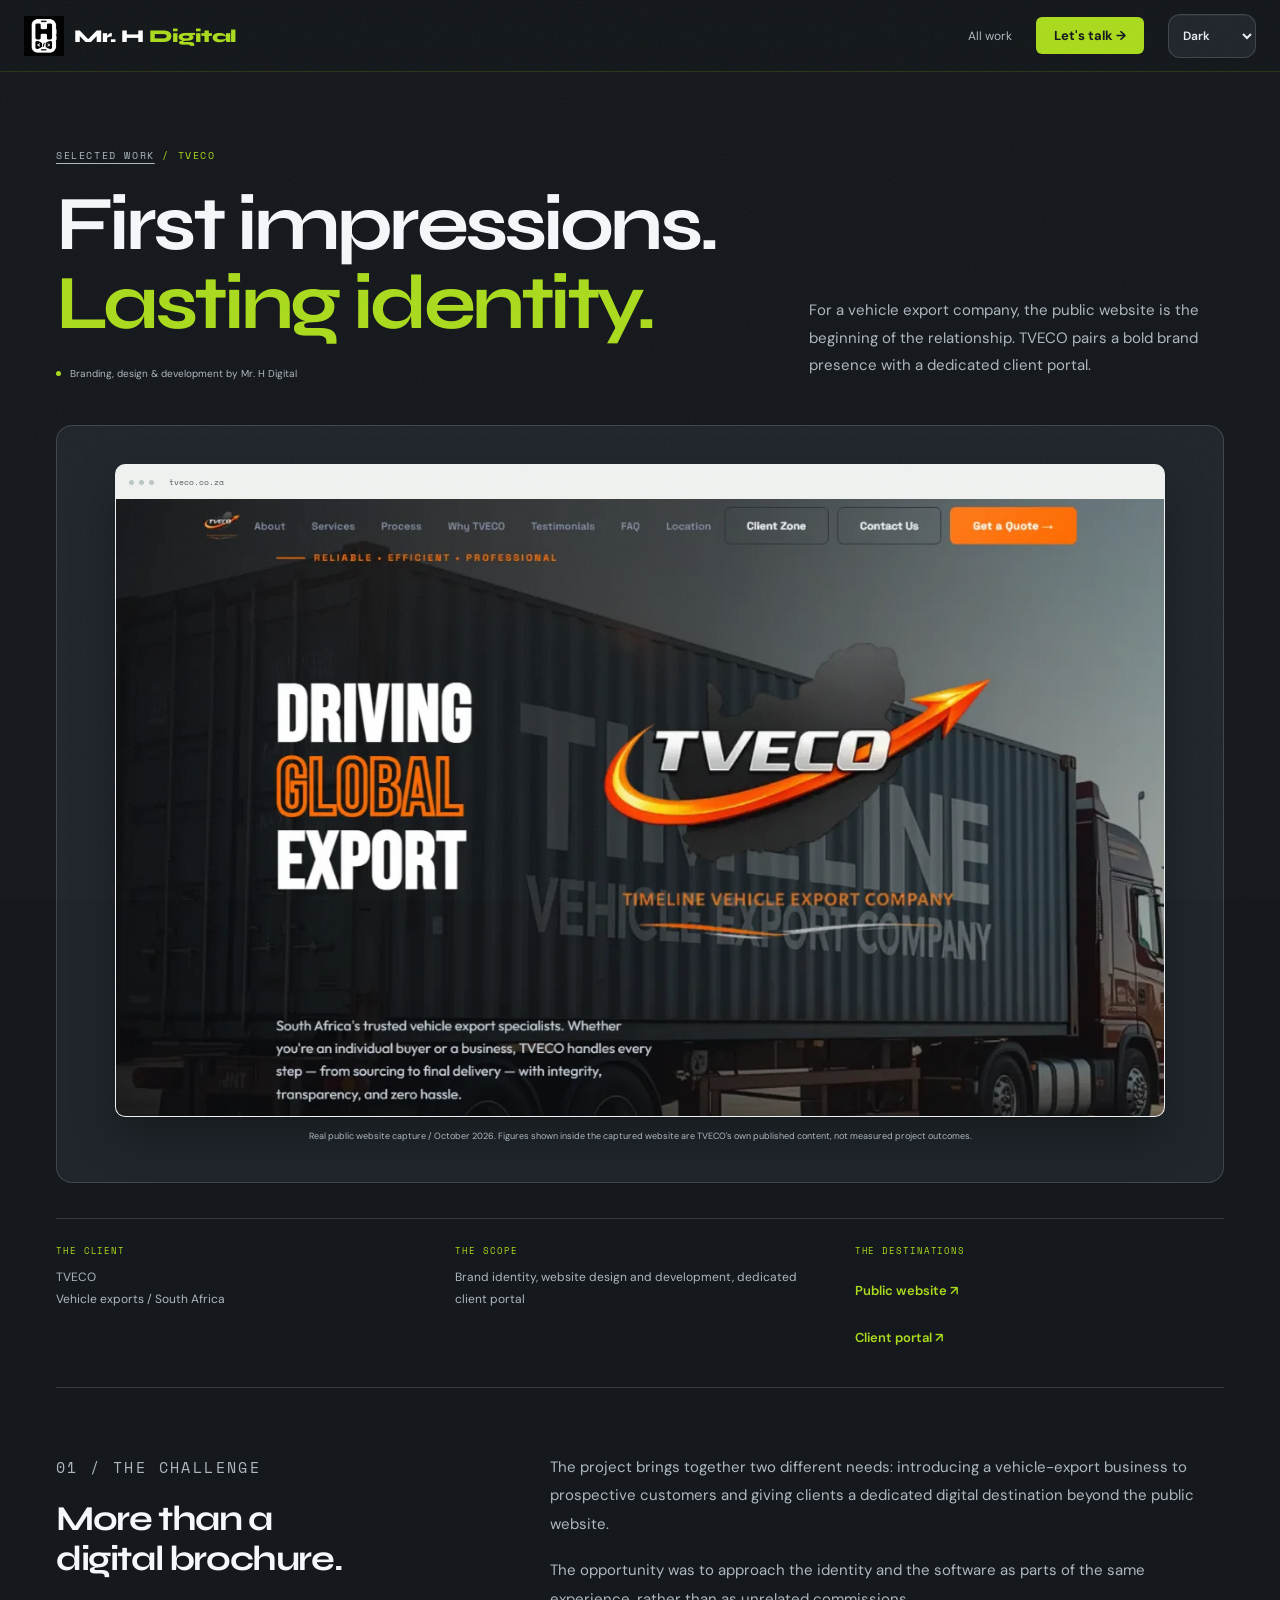
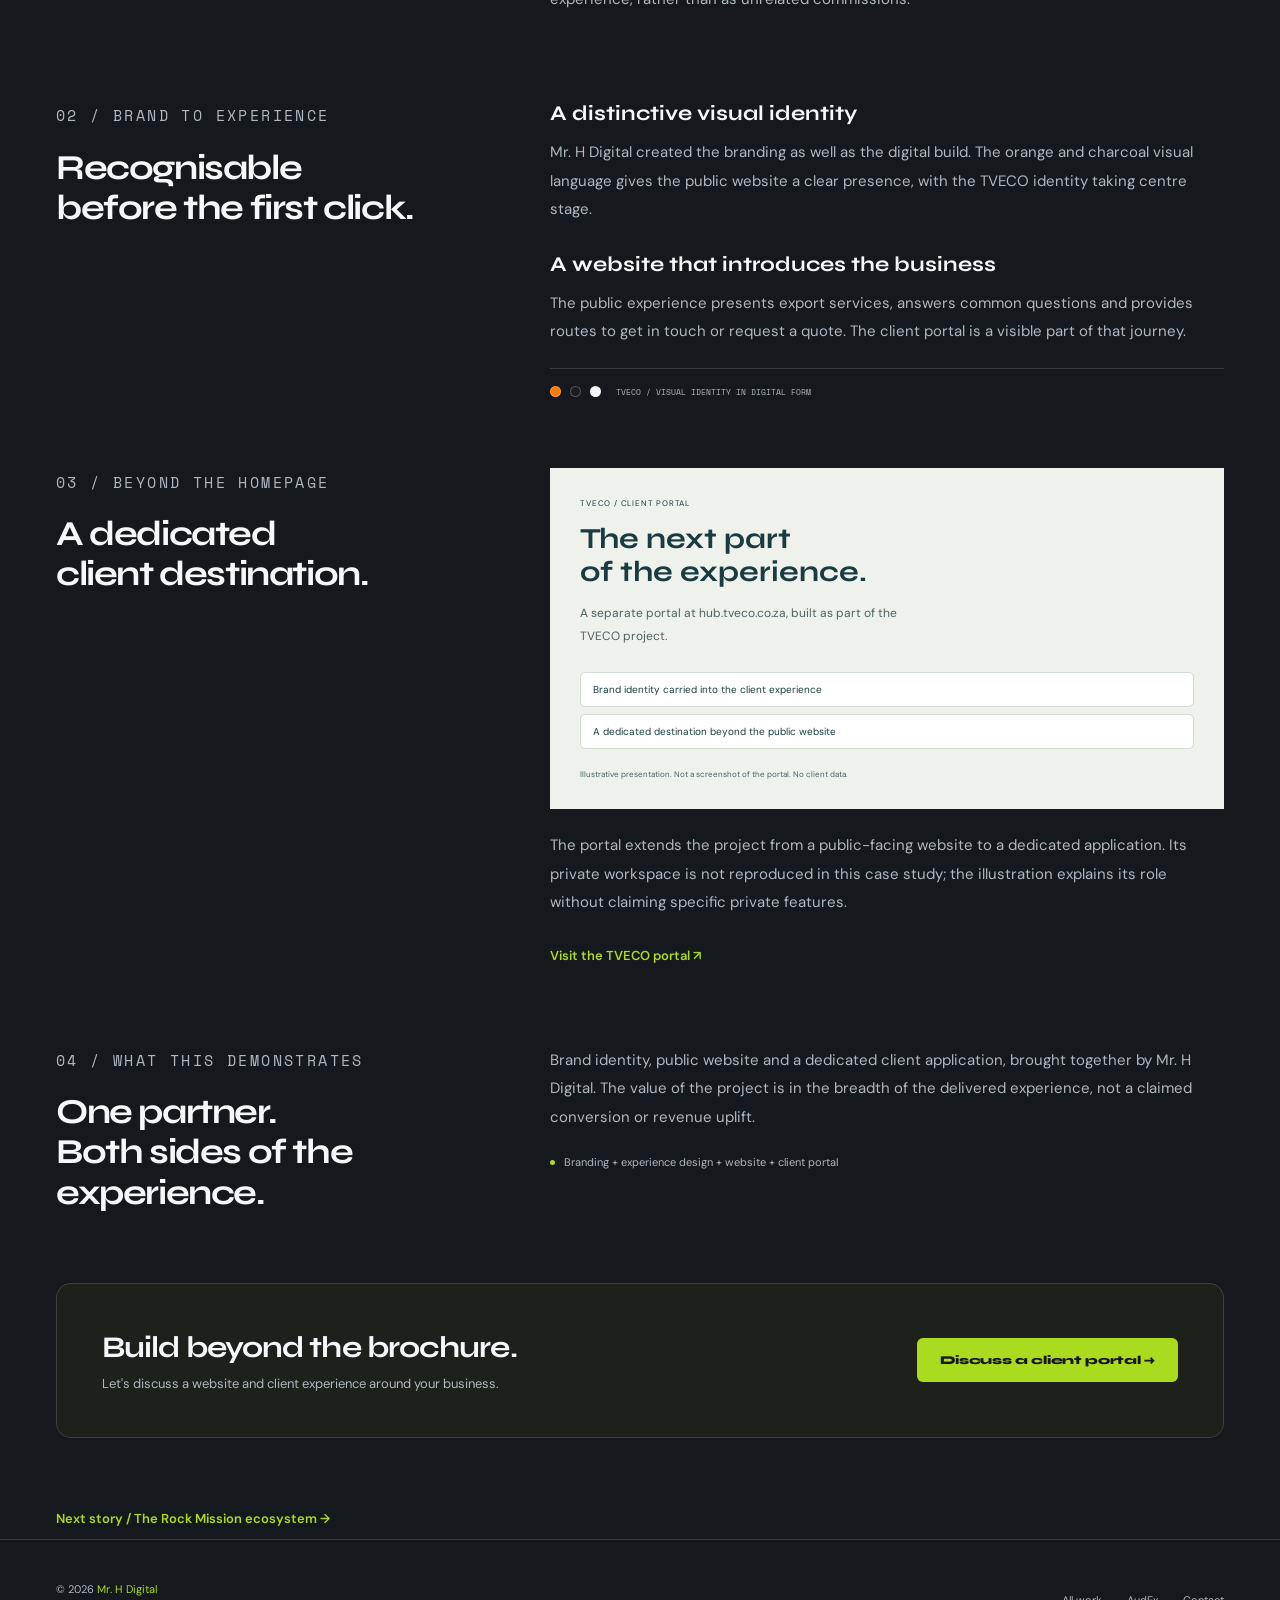
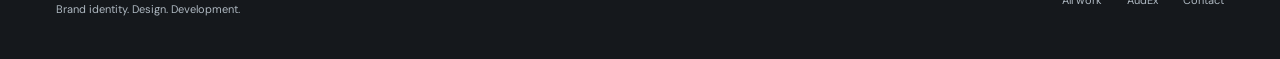
<file: work/tveco/index.html>
<!DOCTYPE html>
<html lang="en">
<head>
  <meta charset="UTF-8"><meta name="viewport" content="width=device-width, initial-scale=1">
  <title>TVECO | Brand, Website &amp; Client Portal | Mr. H Digital</title>
  <meta name="description" content="Brand identity, website design and a dedicated client portal for TVECO, a vehicle export company. A project by Mr. H Digital.">
  <meta name="theme-color" content="#111518"><link rel="canonical" href="https://www.mrhdigital.co.za/work/tveco/">
  <meta property="og:title" content="TVECO: from first impression to client experience | Mr. H Digital">
  <meta property="og:description" content="A vehicle-export brand, website and client portal. Branding, design and development by Mr. H Digital.">
  <meta property="og:type" content="website"><meta property="og:url" content="https://www.mrhdigital.co.za/work/tveco/"><meta property="og:image" content="https://www.mrhdigital.co.za/images/work/tveco.webp">
  <meta name="twitter:card" content="summary_large_image"><link rel="icon" href="../../images/logo-mrh-digital.png">
  <link href="https://fonts.googleapis.com/css2?family=Syne:wght@700;800&family=Space+Mono:wght@400;700&family=DM+Sans:wght@300;400;500;600&display=swap" rel="stylesheet">
  <link rel="stylesheet" href="../../css/styles.css"><link rel="stylesheet" href="../../css/work.css">
  <link rel="stylesheet" href="../../css/theme.css"><script src="../../js/theme.js"></script>
</head>
<body class="work-page">
  <a class="skip-link" href="#main">Skip to project</a>
  <nav class="work-nav" aria-label="Main navigation"><a class="nav-logo" href="../../"><img src="../../images/logo-mrh-digital.png" width="40" height="40" alt=""><span class="logo-text">Mr. H <span>Digital</span></span></a><div class="work-nav-links"><a href="../">All work</a><a href="../../#contact" class="nav-cta">Let's talk &#8594;</a><select class="theme-select" data-theme-select aria-label="Colour theme" hidden><option value="dark">Dark</option><option value="light">Light</option><option value="system">System</option></select></div></nav>
  <main id="main">
    <header class="work-hero"><div><p class="work-kicker"><a href="../">SELECTED WORK</a> / TVECO</p><h1>First impressions.<br><em>Lasting identity.</em></h1><span class="brand-credit">Branding, design &amp; development by Mr. H Digital</span></div><p>For a vehicle export company, the public website is the beginning of the relationship. TVECO pairs a bold brand presence with a dedicated client portal.</p></header>
    <div class="case-cover"><div class="browser-frame"><div class="browser-bar" aria-hidden="true"><i></i><i></i><i></i><span>tveco.co.za</span></div><img src="../../images/work/tveco.webp" width="1200" height="833" alt="TVECO website hero with its orange brand, vehicle export identity and shipping-container backdrop" fetchpriority="high"></div><p class="preview-caption">Real public website capture / October 2026. Figures shown inside the captured website are TVECO's own published content, not measured project outcomes.</p></div>
    <dl class="case-summary"><div><dt>The client</dt><dd>TVECO<br>Vehicle exports / South Africa</dd></div><div><dt>The scope</dt><dd>Brand identity, website design and development, dedicated client portal</dd></div><div><dt>The destinations</dt><dd><a class="work-link" href="https://tveco.co.za/" target="_blank" rel="noopener noreferrer">Public website &#8599;</a><br><a class="work-link" href="https://hub.tveco.co.za/" target="_blank" rel="noopener noreferrer">Client portal &#8599;</a></dd></div></dl>
    <section class="case-story"><div><p class="work-kicker">01 / THE CHALLENGE</p><h2>More than a<br>digital brochure.</h2></div><div><p>The project brings together two different needs: introducing a vehicle-export business to prospective customers and giving clients a dedicated digital destination beyond the public website.</p><p>The opportunity was to approach the identity and the software as parts of the same experience, rather than as unrelated commissions.</p></div></section>
    <section class="case-story"><div><p class="work-kicker">02 / BRAND TO EXPERIENCE</p><h2>Recognisable<br>before the first click.</h2></div><div><h3>A distinctive visual identity</h3><p>Mr. H Digital created the branding as well as the digital build. The orange and charcoal visual language gives the public website a clear presence, with the TVECO identity taking centre stage.</p><h3>A website that introduces the business</h3><p>The public experience presents export services, answers common questions and provides routes to get in touch or request a quote. The client portal is a visible part of that journey.</p><div class="identity-strip"><i style="--swatch:#ff7900"></i><i style="--swatch:#191d21"></i><i style="--swatch:#f4f5f6"></i><span>TVECO / VISUAL IDENTITY IN DIGITAL FORM</span></div></div></section>
    <section class="case-story" id="portal"><div><p class="work-kicker">03 / BEYOND THE HOMEPAGE</p><h2>A dedicated<br>client destination.</h2></div><div><div class="illustrative-tool"><span>TVECO / CLIENT PORTAL</span><h3>The next part<br>of the experience.</h3><p>A separate portal at hub.tveco.co.za, built as part of the TVECO project.</p><div class="tool-rows" aria-hidden="true"><span>Brand identity carried into the client experience</span><span>A dedicated destination beyond the public website</span></div><small>Illustrative presentation. Not a screenshot of the portal. No client data.</small></div><p style="margin-top:22px">The portal extends the project from a public-facing website to a dedicated application. Its private workspace is not reproduced in this case study; the illustration explains its role without claiming specific private features.</p><a class="work-link" href="https://hub.tveco.co.za/" target="_blank" rel="noopener noreferrer">Visit the TVECO portal &#8599;</a></div></section>
    <section class="case-story"><div><p class="work-kicker">04 / WHAT THIS DEMONSTRATES</p><h2>One partner.<br>Both sides of the experience.</h2></div><div><p>Brand identity, public website and a dedicated client application, brought together by Mr. H Digital. The value of the project is in the breadth of the delivered experience, not a claimed conversion or revenue uplift.</p><p class="brand-credit">Branding + experience design + website + client portal</p></div></section>
    <section class="case-callout"><div><h2>Build beyond the brochure.</h2><p>Let's discuss a website and client experience around your business.</p></div><a class="btn-primary" href="mailto:info@mrhdigital.co.za?subject=Website%20and%20client%20portal%20enquiry">Discuss a client portal &#8594;</a></section>
    <a class="work-link" href="../rock-mission/">Next story / The Rock Mission ecosystem &#8594;</a>
  </main>
  <footer class="work-footer"><p>&copy; 2026 <a href="../../">Mr. H Digital</a><br>Brand identity. Design. Development.</p><div><a href="../">All work</a><a href="../../audex/">AudEx</a><a href="../../#contact">Contact</a></div></footer>
  <p class="theme-status" id="theme-status" role="status"></p>
</body>
</html>
</file>
<file: css/styles.css>
*, *::before, *::after { box-sizing: border-box; margin: 0; padding: 0; }
    :root {
      --lime: #AADB1E;
      --lime-dim: #8BB818;
      --dark: #1E2227;
      --darker: #15181C;
      --card: #252A30;
      --border: rgba(170,219,30,.15);
      --text: #E8EDF2;
      --muted: rgba(232,237,242,.5);
      --white: #ffffff;
    }
    html { scroll-behavior: smooth; }
    body {
      background: var(--dark);
      color: var(--text);
      font-family: 'DM Sans', sans-serif;
      overflow-x: hidden;
      -webkit-text-size-adjust: 100%;
      /* Prevent horizontal scroll on mobile */
      max-width: 100vw;
    }
    /* Improve tap targets on touch devices */
    a, button { -webkit-tap-highlight-color: transparent; }
    h1, h2, h3, h4 { overflow-wrap: anywhere; }
    .form-input, .form-textarea, .form-row > *, .contact-inner > * { min-width: 0; }
    .contact-link > div:last-child { min-width: 0; overflow-wrap: anywhere; }

    .audex-product-visual {
      position: relative; display: flex; align-items: center; justify-content: center;
      gap: 18px; min-height: 220px; padding: 45px 24px;
      background: radial-gradient(ellipse at 70% 30%, #e0ebe0, #faf9f5);
      color: #0b4d60; text-decoration: none;
    }
    .audex-product-visual img { width: 90px; height: 74px; object-fit: contain; }
    .audex-product-name { font-size: 40px; font-weight: 700; letter-spacing: -2px; }
    .audex-product-name small { display: block; font-size: 8px; letter-spacing: 2px; margin-top: 4px; }
    .audex-product-visual .p-label { background: #0b4d60; color: #fff; font-size: 9px; }
    .audex-product-visual:focus-visible { outline: 3px solid var(--lime); outline-offset: -3px; }

    /* ── NOISE OVERLAY ── */
    body::after {
      content: '';
      position: fixed; inset: 0;
      pointer-events: none;
      z-index: 9999;
      opacity: 0.03;
      background-image: url("data:image/svg+xml,%3Csvg viewBox='0 0 512 512' xmlns='http://www.w3.org/2000/svg'%3E%3Cfilter id='n'%3E%3CfeTurbulence type='fractalNoise' baseFrequency='0.75' numOctaves='4' stitchTiles='stitch'/%3E%3C/filter%3E%3Crect width='100%25' height='100%25' filter='url(%23n)'/%3E%3C/svg%3E");
    }

    /* ── NAV ── */
    nav {
      position: fixed; top: 0; left: 0; right: 0; z-index: 500;
      display: flex; align-items: center; justify-content: space-between;
      padding: 0 56px; height: 72px;
      background: rgba(21,24,28,.92);
      backdrop-filter: blur(12px);
      border-bottom: 1px solid var(--border);
    }
    .nav-logo {
      display: flex; align-items: center; gap: 10px;
      text-decoration: none; flex-shrink: 0;
    }
    .logo-mark { display: none; }
    .logo-text {
      font-family: 'Syne', sans-serif;
      font-size: 18px; font-weight: 800;
      color: var(--white); letter-spacing: -.5px;
    }
    .logo-text span { color: var(--lime); }
    .nav-links { list-style: none; display: flex; gap: 32px; align-items: center; }
    .nav-links a {
      text-decoration: none; font-size: 13px; font-weight: 500;
      color: var(--muted); letter-spacing: .5px; transition: color .2s;
    }
    .nav-links a:hover { color: var(--lime); }
    .nav-cta {
      background: var(--lime) !important; color: var(--darker) !important;
      padding: 10px 20px; border-radius: 6px; font-weight: 700 !important;
      letter-spacing: 0 !important; font-size: 13px !important;
      transition: background .2s !important;
    }
    .nav-cta:hover { background: var(--lime-dim) !important; }
    .hamburger {
      display: none; flex-direction: column; gap: 5px;
      cursor: pointer; background: none; border: none; padding: 4px;
    }
    .hamburger span { display: block; width: 22px; height: 2px; background: var(--text); transition: all .3s; }
    .hamburger.open span:nth-child(1) { transform: rotate(45deg) translate(5px,5px); }
    .hamburger.open span:nth-child(2) { opacity: 0; }
    .hamburger.open span:nth-child(3) { transform: rotate(-45deg) translate(5px,-5px); }
    .mobile-drawer {
      display: none; position: fixed; top: 72px; left: 0; right: 0; bottom: 0;
      background: var(--darker); z-index: 490; padding: 40px 24px;
      flex-direction: column; transform: translateX(100%);
      transition: transform .3s ease; overflow-y: auto;
    }
    .mobile-drawer.open { transform: translateX(0); }
    .mobile-drawer a {
      display: block; color: var(--text); text-decoration: none;
      font-family: 'Syne', sans-serif; font-size: 36px; font-weight: 800;
      padding: 16px 0; border-bottom: 1px solid var(--border); transition: color .2s;
    }
    .mobile-drawer a:hover { color: var(--lime); }
    .mob-cta {
      margin-top: 28px !important; background: var(--lime) !important;
      color: var(--darker) !important; text-align: center;
      border-radius: 8px; border-bottom: none !important; font-size: 24px !important;
    }
    .nav-links .nav-client-zone {
      display: inline-block; border: 1px solid var(--lime);
      color: var(--lime); padding: 9px 14px; border-radius: 6px;
      font-weight: 600; letter-spacing: 0; white-space: nowrap;
    }
    .nav-links .nav-client-zone:hover { background: var(--lime); color: var(--darker); }
    .mobile-drawer .mob-client-zone {
      color: var(--lime); border: 1px solid var(--lime); border-radius: 8px;
      text-align: center; font-size: 24px; margin-top: 20px; padding: 14px;
    }
    .nav-client-zone:focus-visible, .mob-client-zone:focus-visible, #hero-video-toggle:focus-visible {
      outline: 3px solid var(--lime); outline-offset: 4px;
    }

    /* ── HERO ── */
    .hero {
      min-height: 100vh;
      display: flex; flex-direction: column; justify-content: center;
      padding: 120px 56px 80px;
      position: relative; overflow: hidden;
    }
    .hero-video {
      position: absolute; inset: 0; width: 100%; height: 100%;
      object-fit: cover; object-position: center;
      opacity: .25; mix-blend-mode: luminosity; pointer-events: none; z-index: 0;
    }
    .hero-video-overlay {
      position: absolute; inset: 0; z-index: 1; pointer-events: none;
      background: linear-gradient(135deg, rgba(15,16,19,.82), rgba(15,16,19,.58) 50%, rgba(15,16,19,.88));
    }
    .hero-content { position: relative; z-index: 4; width: 100%; min-width: 0; }
    .hero-video-controls {
      position: relative; z-index: 4; display: flex; align-items: center;
      flex-wrap: wrap; gap: 10px 16px; margin-top: 28px;
    }
    #hero-video-toggle {
      min-height: 44px; background: rgba(21,24,28,.85); color: var(--text);
      border: 1px solid rgba(232,237,242,.35); border-radius: 6px;
      padding: 10px 14px; font: inherit; font-size: 12px; cursor: pointer;
    }
    #hero-video-toggle:hover { border-color: var(--lime); color: var(--lime); }
    #hero-video-status { color: var(--text); font-size: 12px; max-width: 520px; }
    .hero-video-controls:has(#hero-video-toggle[hidden]) { display: none; }
    .hero-grid-bg {
      position: absolute; inset: 0; pointer-events: none; z-index: 2;
      background-image:
        linear-gradient(rgba(170,219,30,.04) 1px, transparent 1px),
        linear-gradient(90deg, rgba(170,219,30,.04) 1px, transparent 1px);
      background-size: 60px 60px;
    }
    .hero-glow {
      position: absolute; top: -20%; right: -10%;
      width: 600px; height: 600px;
      background: radial-gradient(circle, rgba(170,219,30,.12) 0%, transparent 70%);
      pointer-events: none; z-index: 3;
    }
    .hero-tag {
      display: inline-flex; align-items: center; gap: 8px;
      border: 1px solid var(--border); border-radius: 100px;
      padding: 6px 16px; font-size: 12px; font-weight: 600;
      color: var(--lime); letter-spacing: 2px; text-transform: uppercase;
      margin-bottom: 28px; width: fit-content;
    }
    .hero-tag::before {
      content: ''; width: 6px; height: 6px;
      background: var(--lime); border-radius: 50%;
      animation: blink 1.5s ease-in-out infinite;
    }
    @keyframes blink { 0%,100%{opacity:1}50%{opacity:.2} }
    .hero-title {
      font-family: 'Syne', sans-serif;
      font-size: clamp(48px, 7vw, 100px);
      font-weight: 800; line-height: .92;
      color: var(--white); letter-spacing: -2px;
      margin-bottom: 32px; max-width: 1100px;
    }
    .hero-title .lime { color: var(--lime); }
    .hero-title .outline {
      -webkit-text-stroke: 2px var(--lime);
      color: transparent;
    }
    .hero-sub {
      font-size: 18px; color: var(--muted); line-height: 1.7;
      max-width: 540px; margin-bottom: 48px;
    }
    .hero-btns { display: flex; gap: 14px; flex-wrap: wrap; }
    .btn-primary {
      display: inline-flex; align-items: center; gap: 10px;
      background: var(--lime); color: var(--darker);
      padding: 16px 32px; border-radius: 6px;
      font-family: 'Syne', sans-serif; font-size: 15px; font-weight: 800;
      text-decoration: none; transition: background .2s, transform .15s;
      letter-spacing: -.3px;
    }
    .btn-primary:hover { background: var(--lime-dim); transform: translateY(-2px); }
    .btn-outline {
      display: inline-flex; align-items: center; gap: 10px;
      border: 1px solid var(--border); color: var(--text);
      padding: 16px 32px; border-radius: 6px;
      font-family: 'Syne', sans-serif; font-size: 15px; font-weight: 700;
      text-decoration: none; transition: border-color .2s, color .2s, transform .15s;
    }
    .btn-outline:hover { border-color: var(--lime); color: var(--lime); transform: translateY(-2px); }
    .hero-stats {
      display: flex; gap: 48px; margin-top: 72px;
      padding-top: 40px; border-top: 1px solid var(--border);
      flex-wrap: wrap;
    }
    .stat-num {
      font-family: 'Syne', sans-serif; font-size: 40px;
      font-weight: 800; color: var(--lime); line-height: 1;
    }
    .stat-lbl { font-size: 13px; color: var(--muted); margin-top: 4px; letter-spacing: .5px; }

    /* ── MARQUEE ── */
    .marquee-bar {
      background: var(--lime); padding: 14px 0;
      overflow: hidden; white-space: nowrap;
    }
    .marquee-inner {
      display: inline-block;
      animation: marquee 25s linear infinite;
      font-family: 'Space Mono', monospace;
      font-size: 13px; letter-spacing: 3px;
      color: var(--darker); font-weight: 700;
    }
    @keyframes marquee { from{transform:translateX(0)} to{transform:translateX(-50%)} }

    /* ── SECTION SHARED ── */
    .section { padding: 100px 56px; }
    .sec-eyebrow {
      font-family: 'Space Mono', monospace;
      font-size: 11px; letter-spacing: 3px; text-transform: uppercase;
      color: var(--lime); margin-bottom: 16px;
    }
    .sec-title {
      font-family: 'Syne', sans-serif;
      font-size: clamp(36px, 5vw, 64px);
      font-weight: 800; color: var(--white);
      line-height: .95; letter-spacing: -1px; margin-bottom: 20px;
    }
    .sec-desc { font-size: 16px; color: var(--muted); line-height: 1.75; max-width: 560px; }

    /* ── SERVICES ── */
    .services { background: var(--darker); }
    .services-grid {
      display: grid;
      grid-template-columns: repeat(3, 1fr);
      gap: 2px; margin-top: 64px;
    }
    .service-card {
      background: var(--card);
      padding: 40px 36px;
      position: relative; overflow: hidden;
      transition: background .25s;
      cursor: default;
    }
    .service-card:hover { background: #2D3339; }
    .service-card::before {
      content: '';
      position: absolute; top: 0; left: 0; right: 0;
      height: 2px;
      background: var(--lime);
      transform: scaleX(0); transform-origin: left;
      transition: transform .3s ease;
    }
    .service-card:hover::before { transform: scaleX(1); }
    .service-icon {
      width: 52px; height: 52px;
      background: rgba(170,219,30,.1);
      border: 1px solid var(--border);
      border-radius: 10px;
      display: flex; align-items: center; justify-content: center;
      font-size: 24px; margin-bottom: 24px;
    }
    .service-num {
      position: absolute; top: 32px; right: 32px;
      font-family: 'Space Mono', monospace;
      font-size: 11px; color: rgba(170,219,30,.3); letter-spacing: 2px;
    }
    .service-title {
      font-family: 'Syne', sans-serif;
      font-size: 20px; font-weight: 800;
      color: var(--white); margin-bottom: 12px; letter-spacing: -.3px;
    }
    .service-desc { font-size: 14px; color: var(--muted); line-height: 1.7; }
    .service-tags {
      display: flex; gap: 8px; flex-wrap: wrap; margin-top: 20px;
    }
    .tag {
      background: rgba(170,219,30,.08);
      border: 1px solid rgba(170,219,30,.12);
      color: var(--lime); font-size: 11px; font-weight: 600;
      padding: 4px 10px; border-radius: 4px; letter-spacing: .5px;
    }

    /* ── ABOUT ── */
    .about-inner {
      display: grid; grid-template-columns: 1fr 1fr;
      gap: 80px; align-items: center;
    }
    .about-visual {
      position: relative;
      padding-bottom: 20px; /* space for the badge that hangs below */
    }
    .about-img-wrap {
      border-radius: 12px; overflow: hidden;
      border: 1px solid var(--border);
      aspect-ratio: 4/3;
    }
    .about-img-wrap img {
      width: 100%; height: 100%; object-fit: cover;
      filter: grayscale(20%) contrast(1.05);
    }
    .about-badge {
      position: absolute; bottom: -20px; right: -20px;
      background: var(--lime); color: var(--darker);
      padding: 20px 24px; border-radius: 10px;
      font-family: 'Syne', sans-serif; font-weight: 800;
      font-size: 14px; text-align: center; line-height: 1.3;
      box-shadow: 0 8px 32px rgba(170,219,30,.3);
    }
    .about-badge .big { font-size: 32px; display: block; }
    .about-text .sec-title { margin-bottom: 24px; }
    .about-text p {
      font-size: 16px; color: var(--muted); line-height: 1.8;
      margin-bottom: 18px;
    }
    .about-list { list-style: none; margin: 28px 0; }
    .about-list li {
      display: flex; align-items: flex-start; gap: 12px;
      font-size: 15px; color: var(--text); padding: 10px 0;
      border-bottom: 1px solid var(--border);
    }
    .about-list li::before {
      content: '→'; color: var(--lime); font-weight: 700; flex-shrink: 0;
    }

    /* ── PORTFOLIO ── */
    .portfolio { background: var(--darker); }
    .portfolio-grid {
      display: grid; grid-template-columns: 1fr 1fr;
      gap: 20px; margin-top: 64px;
    }
    .portfolio-card {
      background: var(--card);
      border: 1px solid var(--border);
      border-radius: 10px; overflow: hidden;
      transition: border-color .25s, transform .25s;
    }
    .portfolio-card:hover { border-color: var(--lime); transform: translateY(-4px); }
    .portfolio-card.featured { grid-column: span 2; }
    .p-thumb {
      height: 240px; background: var(--darker);
      display: flex; align-items: center; justify-content: center;
      font-size: 80px; position: relative; overflow: hidden;
    }
    .portfolio-card.featured .p-thumb { height: 320px; }
    .p-thumb-bg {
      position: absolute; inset: 0;
      background: linear-gradient(135deg, #1A0A00, #3D1C02);
      display: flex; align-items: center; justify-content: center;
      font-size: 100px;
    }
    .portfolio-card.featured .p-thumb-bg { font-size: 140px; }
    .p-thumb-overlay {
      position: absolute; inset: 0;
      background: linear-gradient(to top, rgba(37,42,48,.9) 0%, transparent 60%);
    }
    .p-label {
      position: absolute; top: 16px; left: 16px;
      background: var(--lime); color: var(--darker);
      font-size: 10px; font-weight: 700; letter-spacing: 2px;
      text-transform: uppercase; padding: 4px 10px; border-radius: 4px;
    }
    .p-body { padding: 28px 32px; }
    .p-title {
      font-family: 'Syne', sans-serif; font-size: 22px;
      font-weight: 800; color: var(--white); margin-bottom: 8px;
    }
    .p-desc { font-size: 14px; color: var(--muted); line-height: 1.65; margin-bottom: 20px; }
    .p-stack { display: flex; gap: 8px; flex-wrap: wrap; }
    .coming-soon {
      height: 100%; min-height: 200px;
      display: flex; flex-direction: column;
      align-items: center; justify-content: center;
      padding: 40px; text-align: center;
    }
    .coming-soon-icon { font-size: 40px; margin-bottom: 16px; opacity: .4; }
    .coming-soon-text {
      font-family: 'Space Mono', monospace;
      font-size: 12px; letter-spacing: 2px;
      color: var(--muted); text-transform: uppercase;
    }

    /* ── PRICING ── */
    .pricing-grid {
      display: grid; grid-template-columns: repeat(3, 1fr);
      gap: 16px; margin-top: 64px;
    }
    .price-card {
      background: var(--card);
      border: 1px solid var(--border);
      border-radius: 10px; padding: 40px 32px;
      position: relative; transition: border-color .25s;
    }
    .price-card:hover { border-color: rgba(170,219,30,.4); }
    .price-card.featured-price {
      border-color: var(--lime);
      background: rgba(170,219,30,.05);
    }
    .price-badge {
      position: absolute; top: -12px; left: 50%; transform: translateX(-50%);
      background: var(--lime); color: var(--darker);
      font-size: 10px; font-weight: 700; letter-spacing: 2px;
      text-transform: uppercase; padding: 4px 14px; border-radius: 100px;
      white-space: nowrap;
    }
    .price-tier {
      font-family: 'Space Mono', monospace; font-size: 11px;
      letter-spacing: 3px; text-transform: uppercase;
      color: var(--lime); margin-bottom: 16px;
    }
    .price-amount {
      font-family: 'Syne', sans-serif; font-size: 48px;
      font-weight: 800; color: var(--white); line-height: 1;
      margin-bottom: 4px;
    }
    .price-amount small { font-size: 20px; color: var(--muted); }
    .price-note { font-size: 12px; color: var(--muted); margin-bottom: 28px; }
    .price-divider { border: none; border-top: 1px solid var(--border); margin: 24px 0; }
    .price-features { list-style: none; }
    .price-features li {
      display: flex; align-items: flex-start; gap: 10px;
      font-size: 14px; color: var(--text); padding: 8px 0;
    }
    .price-features li::before { content: '✓'; color: var(--lime); font-weight: 700; flex-shrink: 0; }
    .price-features li.muted-feat { color: var(--muted); }
    .price-features li.muted-feat::before { content: '–'; color: var(--muted); }
    .btn-price {
      display: block; text-align: center; margin-top: 32px;
      padding: 14px; border-radius: 6px; font-family: 'Syne', sans-serif;
      font-size: 14px; font-weight: 800; text-decoration: none;
      transition: all .2s;
    }
    .btn-price-outline {
      border: 1px solid var(--border); color: var(--text);
    }
    .btn-price-outline:hover { border-color: var(--lime); color: var(--lime); }
    .btn-price-filled {
      background: var(--lime); color: var(--darker);
    }
    .btn-price-filled:hover { background: var(--lime-dim); }

    /* ── CONTACT ── */
    .contact-inner {
      display: grid; grid-template-columns: 1fr 1fr;
      gap: 80px; align-items: start;
    }
    .contact-info .sec-title { margin-bottom: 24px; }
    .contact-info p { font-size: 16px; color: var(--muted); line-height: 1.75; margin-bottom: 36px; }
    .contact-links { display: flex; flex-direction: column; gap: 16px; }
    .contact-link {
      display: flex; align-items: center; gap: 16px;
      text-decoration: none; padding: 16px 20px;
      border: 1px solid var(--border); border-radius: 8px;
      transition: border-color .2s, background .2s; color: var(--text);
    }
    .contact-link:hover { border-color: var(--lime); background: rgba(170,219,30,.05); }
    .contact-link-icon {
      width: 40px; height: 40px; background: rgba(170,219,30,.1);
      border-radius: 8px; display: flex; align-items: center; justify-content: center;
      font-size: 18px; flex-shrink: 0;
    }
    .contact-link-label { font-size: 11px; color: var(--muted); letter-spacing: 1px; text-transform: uppercase; }
    .contact-link-val { font-size: 15px; font-weight: 600; color: var(--white); }
    .contact-form { display: flex; flex-direction: column; gap: 16px; }
    .form-row { display: grid; grid-template-columns: 1fr 1fr; gap: 16px; }
    .form-group { display: flex; flex-direction: column; gap: 8px; }
    .form-label { font-size: 12px; font-weight: 600; color: var(--muted); letter-spacing: .5px; }
    .form-input, .form-textarea {
      background: var(--card); border: 1px solid var(--border);
      border-radius: 6px; padding: 14px 16px;
      font-family: 'DM Sans', sans-serif; font-size: 14px;
      color: var(--text); outline: none;
      transition: border-color .2s;
    }
    .form-input:focus, .form-textarea:focus { border-color: var(--lime); }
    .form-input::placeholder, .form-textarea::placeholder { color: rgba(232,237,242,.25); }
    .form-textarea { resize: vertical; min-height: 120px; }
    .form-submit {
      background: var(--lime); color: var(--darker);
      border: none; cursor: pointer;
      padding: 16px; border-radius: 6px;
      font-family: 'Syne', sans-serif; font-size: 15px; font-weight: 800;
      transition: background .2s, transform .15s; letter-spacing: -.3px;
    }
    .form-submit:hover { background: var(--lime-dim); transform: translateY(-2px); }

    /* ── FOOTER ── */
    footer {
      background: var(--darker);
      border-top: 1px solid var(--border);
      padding: 40px 56px;
      display: flex; align-items: center; justify-content: space-between;
      flex-wrap: wrap; gap: 16px;
    }
    .footer-copy { font-size: 13px; color: var(--muted); }
    .footer-copy a { color: var(--lime); text-decoration: none; }
    .footer-links { display: flex; gap: 24px; }
    .footer-links a { font-size: 13px; color: var(--muted); text-decoration: none; transition: color .2s; }
    .footer-links a:hover { color: var(--lime); }

    /* ── ANIMATIONS ── */
    .fade-up { opacity: 0; transform: translateY(24px); transition: opacity .7s ease, transform .7s ease; }
    .fade-up.visible { opacity: 1; transform: translateY(0); }
    @keyframes reveal { to { opacity: 1; transform: none; } }
    .fade-up { animation: reveal 0s 1.2s forwards; }

    /* ── TABLET ── */
    @media (max-width: 1200px) and (min-width: 901px) {
      nav { padding: 0 32px; }
      .hero, .section { padding-left: 40px; padding-right: 40px; }
      .services-grid { grid-template-columns: repeat(2, 1fr); }
      .pricing-grid { grid-template-columns: 1fr 1fr; }
      footer { padding: 32px 40px; }
    }

    /* ── MOBILE ── */
    @media (min-width: 901px) and (max-width: 1200px) {
      nav { padding-inline: 28px; }
      .nav-links { gap: 16px; }
    }
    @media (max-width: 900px) {
      /* Nav */
      nav { padding: 0 20px; height: 64px; }
      .nav-links { display: none; }
      .hamburger { display: flex; width: 44px; height: 44px; align-items: center; justify-content: center; flex-shrink: 0; }
      .mobile-drawer { display: flex; top: 64px; }

      /* Hero */
      .hero {
        padding: 96px 20px 56px;
        min-height: 100vh;
        min-height: 100svh;
        justify-content: flex-start;
        padding-top: clamp(88px, 20vw, 110px);
      }
      .hero-grid-bg { background-size: 40px 40px; }
      .hero-glow { width: 280px; height: 280px; top: -5%; right: -15%; opacity: 0.8; }
      .hero-tag { font-size: 10px; padding: 5px 12px; letter-spacing: 1.5px; margin-bottom: 20px; }
      .hero-title {
        font-size: clamp(28px, 8.5vw, 56px);
        letter-spacing: -1px;
        line-height: 0.96;
        margin-bottom: 24px;
        max-width: 100%;
      }
      /* "Experiences." — tighter scaling so it never overflows the viewport */
      .hero-title .outline {
        display: block;
        font-size: clamp(22px, 7vw, 50px);
        letter-spacing: -2px;
        max-width: 100%;
      }
      .hero-sub { font-size: 15px; line-height: 1.65; max-width: 100%; margin-bottom: 36px; }
      .hero-btns { flex-direction: column; align-items: stretch; gap: 12px; }
      .btn-primary, .btn-outline {
        justify-content: center;
        width: 100%;
        padding: 16px 24px;
        font-size: 15px;
      }
      .hero-stats {
        gap: 0;
        margin-top: 48px;
        flex-wrap: nowrap;
        justify-content: space-between;
      }
      .hero-stats > div {
        flex: 1;
        padding: 0 8px;
        text-align: center;
      }
      .hero-stats > div:first-child { padding-left: 0; }
      .hero-stats > div:last-child { padding-right: 0; }
      .stat-num { font-size: 26px; }
      .stat-lbl { font-size: 11px; }

      /* Sections */
      .section { padding: 56px 20px; }
      .sec-title { font-size: clamp(28px, 8vw, 48px); }
      .sec-desc { font-size: 15px; }

      /* Marquee */
      .marquee-inner { font-size: 11px; letter-spacing: 2px; }

      /* Services */
      .services-grid {
        grid-template-columns: 1fr;
        gap: 2px;
        margin-top: 40px;
      }
      .service-card { padding: 28px 22px; }
      .service-icon { width: 44px; height: 44px; font-size: 20px; margin-bottom: 18px; }
      .service-title { font-size: 18px; }
      .service-desc { font-size: 13px; }

      /* About */
      .about-inner {
        grid-template-columns: 1fr;
        gap: 0;
      }
      .about-visual {
        order: -1;
        margin-bottom: 40px;
        padding-bottom: 0;
      }
      /* Let the image scale naturally using its aspect-ratio — no fixed height */
      .about-img-wrap {
        height: auto;
        aspect-ratio: 16/9;
        width: 100%;
      }
      .about-img-wrap img {
        width: 100%;
        height: 100%;
        object-fit: cover;
        object-position: center top;
        display: block;
      }
      .about-badge {
        position: absolute;
        bottom: 10px;
        right: 10px;
        padding: 8px 10px;
        font-size: 10px;
        border-radius: 8px;
        max-width: 38%;
      }
      .about-badge img { width: 28px !important; margin-bottom: 4px !important; }
      .about-badge .big { font-size: 13px; }
      .about-text p { font-size: 15px; }
      .about-list li { font-size: 14px; }

      /* Portfolio */
      .portfolio-grid {
        grid-template-columns: 1fr;
        gap: 14px;
        margin-top: 40px;
      }
      .portfolio-card.featured { grid-column: span 1; }
      .portfolio-card.featured .p-thumb { height: 200px; }
      .p-thumb { height: 180px; }
      .p-thumb-bg { font-size: 72px; }
      .portfolio-card.featured .p-thumb-bg { font-size: 90px; }
      .p-body { padding: 20px 18px; }
      .p-title { font-size: 18px; }
      .p-desc { font-size: 13px; margin-bottom: 14px; }

      /* Pricing */
      .pricing-grid {
        grid-template-columns: 1fr;
        gap: 14px;
        margin-top: 40px;
      }
      .price-card { padding: 32px 24px; }
      .price-card.featured-price { padding-top: 40px; }
      .price-amount { font-size: 40px; }
      .price-amount small { font-size: 18px; }
      .btn-price { padding: 14px; font-size: 14px; }

      /* Contact */
      .contact-inner {
        grid-template-columns: 1fr;
        gap: 40px;
      }
      .contact-info p { font-size: 15px; margin-bottom: 24px; }
      .contact-link { padding: 14px 16px; gap: 12px; }
      .contact-link-icon { width: 36px; height: 36px; font-size: 16px; }
      .contact-link-val { font-size: 14px; }
      .form-row { grid-template-columns: 1fr; }
      .form-input, .form-textarea { font-size: 16px; /* prevents iOS zoom */ }
      .form-submit { font-size: 15px; padding: 16px; }

      /* Footer */
      footer {
        flex-direction: column;
        align-items: center;
        text-align: center;
        padding: 28px 20px;
        gap: 16px;
      }
      .footer-links {
        justify-content: center;
        flex-wrap: wrap;
        gap: 12px 20px;
      }
      .footer-copy { font-size: 12px; line-height: 1.8; }
      .footer-links a { display: inline-flex; align-items: center; min-height: 44px; }
    }

    /* ── SMALL MOBILE ── */
    @media (max-width: 480px) {
      .hero-title { font-size: clamp(36px, 10.5vw, 52px); letter-spacing: -1px; }
      .hero-sub { font-size: 14px; }
      .hero-stats { gap: 0; }
      .stat-num { font-size: 22px; }
      .stat-lbl { font-size: 10px; letter-spacing: 0; }
      .sec-title { font-size: clamp(26px, 8.5vw, 40px); }
    }

    @media (max-width: 420px) {
      .hero { padding: 84px 16px 44px; }
      .section { padding: 44px 16px; }
      .service-card { padding: 24px 16px; }
      .price-card { padding: 28px 18px; }
      .p-body { padding: 16px; }
      .contact-link { padding: 12px 14px; gap: 10px; }
      .btn-primary, .btn-outline { padding: 14px 20px; font-size: 14px; }
      .about-badge {
        bottom: 8px;
        right: 8px;
        padding: 6px 8px;
        font-size: 9px;
        max-width: 35%;
      }
      .about-badge img { width: 22px !important; margin-bottom: 3px !important; }
      .about-badge .big { font-size: 11px; }
      .mobile-drawer a { font-size: 30px; padding: 14px 0; }
      .mob-cta { font-size: 20px !important; padding: 14px !important; margin-top: 20px !important; }
      .price-amount { font-size: 34px; }
      footer { padding: 24px 16px; }
      .footer-links { gap: 10px 14px; }
    }

    @media (prefers-reduced-motion: reduce) {
      html { scroll-behavior: auto; }
      *, *::before, *::after { animation: none !important; transition: none !important; }
      .fade-up { opacity: 1; transform: none; }
    }
</file>
<file: css/work.css>
:root { --work-muted: #b8c1c8; --work-line: #ffffff20; --work-surface: #20262c; }
.skip-link { position: fixed; top: -80px; left: 20px; z-index: 1000; padding: 12px 20px; background: var(--lime); color: var(--darker); }
.skip-link:focus { top: 10px; }
.work-shell { max-width: 1440px; margin-inline: auto; }
.work-heading > *, .flagship-grid > *, .ecosystem-intro > *, .ecosystem-panel > *,
.work-hero > *, .case-story > *, .case-summary > *, .case-callout > * { min-width: 0; }
.showroom { background: #111518; padding: 100px 56px; }
.showroom a:focus-visible, .showroom button:focus-visible, .work-page a:focus-visible, .work-page button:focus-visible { outline: 3px solid var(--lime); outline-offset: 5px; }
.work-kicker { font-family: 'Space Mono', monospace; color: var(--lime); font-size: 10px; text-transform: uppercase; letter-spacing: .16em; line-height: 1.8; margin-bottom: 20px; }
.work-heading { display: flex; align-items: flex-end; justify-content: space-between; gap: 36px; margin-bottom: 48px; }
.work-heading h2, .work-title { font-family: 'Syne', sans-serif; font-size: clamp(36px, 5vw, 68px); line-height: 1.03; font-weight: 800; letter-spacing: -.045em; color: white; }
.work-heading h2 span, .work-title span { color: var(--lime); }
.work-heading.work-heading--compact h2 { font-size: clamp(28px, 7vw, 36px); }
.work-heading p { color: var(--work-muted); max-width: 330px; font-size: 14px; line-height: 1.8; }
.work-heading a { flex-shrink: 0; }
.work-link { display: inline-flex; align-items: center; justify-content: space-between; gap: 22px; font-size: 13px; font-weight: 600; color: var(--lime); padding: 12px 0; text-decoration: none; }
.work-link:hover { color: white; }
.work-capabilities { display: flex; flex-wrap: wrap; gap: 10px 24px; margin-bottom: 38px; padding-block: 18px; border-block: 1px solid var(--work-line); color: var(--work-muted); font-size: 10px; }
.work-capabilities span::before { content: "+"; color: var(--lime); margin-right: 9px; }
.flagship { border: 1px solid var(--work-line); border-radius: 18px; overflow: hidden; margin-top: 28px; background: var(--work-surface); }
.flagship-top { padding: 31px 36px 0; display: flex; justify-content: space-between; align-items: center; gap: 20px; }
.project-index { font-family: 'Space Mono', monospace; font-size: 10px; letter-spacing: .12em; color: var(--work-muted); }
.project-index b { color: white; margin-left: 13px; font-weight: 400; }
.project-category { display: flex; gap: 7px; flex-wrap: wrap; font-size: 9px; text-transform: uppercase; letter-spacing: .06em; }
.project-category span { border: 1px solid #ffffff30; border-radius: 30px; padding: 5px 9px; color: #d9e1e5; }
.flagship-grid { display: grid; grid-template-columns: minmax(0, .9fr) minmax(0, 1.3fr); align-items: center; gap: 40px; padding: 42px 36px; }
.flagship-copy { min-width: 0; }
.flagship-copy h3 { font-family: 'Syne', sans-serif; font-size: clamp(28px, 3.1vw, 45px); font-weight: 800; line-height: 1.12; letter-spacing: -.04em; color: white; margin-bottom: 20px; }
.flagship-copy > p { font-size: 14px; line-height: 1.85; color: var(--work-muted); max-width: 400px; }
.brand-credit { display: flex; align-items: center; gap: 9px; color: #d4e2bf; font-size: 10px; margin-top: 21px; }
.brand-credit::before { content: ""; height: 5px; width: 5px; border-radius: 50%; background: var(--lime); flex-shrink: 0; }
.flagship-actions { display: flex; align-items: center; gap: 22px; flex-wrap: wrap; margin-top: 23px; }
.flagship-actions .btn-primary { padding: 13px 18px; font-size: 12px; }
.flagship-actions .work-link { font-size: 11px; }
.flagship-bottom { border-top: 1px solid var(--work-line); display: flex; justify-content: space-between; flex-wrap: wrap; gap: 15px; padding: 16px 36px; color: var(--work-muted); font-size: 9px; }
.flagship-bottom strong { color: #e1e7e9; font-weight: 500; }
.tveco-feature { background: radial-gradient(ellipse at top right, #263732, #1a2226 70%); }
.rock-feature { background: radial-gradient(ellipse at top left, #302146, #1a1c2b 60%); }
.audex-feature { background: radial-gradient(ellipse at top right, #124f5d, #18282f 80%); }
.browser-frame { border: 1px solid #ffffff35; border-radius: 10px; overflow: hidden; box-shadow: 0 20px 45px #0004; background: #e9eded; min-width: 0; }
.browser-bar { display: flex; align-items: center; gap: 5px; background: #f0f2f0; padding: 11px 13px; color: #4a565d; }
.browser-bar > i { width: 5px; height: 5px; border-radius: 50%; background: #bdc7c7; }
.browser-bar > span { font-family: 'Space Mono', monospace; font-size: 8px; margin-left: 10px; }
.browser-frame > img { display: block; width: 100%; height: auto; aspect-ratio: 1.44; object-fit: cover; object-position: top; }
.preview-caption { font-size: 9px; line-height: 1.7; color: var(--work-muted); margin-top: 12px; }
.preview-composition { position: relative; padding: 0 0 30px; min-width: 0; }
.preview-composition > .browser-frame { transform: perspective(1400px) rotateY(-5deg) rotateX(2deg); }
.portal-peek { position: absolute; width: 46%; right: -10px; bottom: 0; border: 1px solid #ffffff40; box-shadow: 0 20px 35px #0005; border-radius: 10px; overflow: hidden; background: #f2f5f0; color: #193d36; }
.portal-peek .browser-bar { padding: 8px; }
.portal-peek .browser-bar span { font-size: 6px; margin-left: 0; }
.portal-peek-body { padding: 16px; }
.portal-peek-body > span { font-size: 7px; letter-spacing: .1em; }
.portal-peek-body strong { display: block; font-family: 'Syne', sans-serif; font-size: 15px; margin-top: 5px; line-height: 1.2; }
.portal-peek-body p { font-size: 8px; margin-top: 9px; color: #4e675e; }
.portal-peek-label { display: block; background: #193d36; color: #fff; padding: 6px 12px; font-size: 6px; }
.identity-strip { display: flex; gap: 9px; align-items: center; margin-top: 22px; padding-top: 17px; border-top: 1px solid var(--work-line); font-family: 'Space Mono', monospace; font-size: 8px; color: var(--work-muted); }
.identity-strip > i { width: 11px; height: 11px; border-radius: 50%; background: var(--swatch); border: 1px solid #ffffff40; }
.identity-strip > span { margin-left: 6px; }
.ecosystem-intro { display: grid; grid-template-columns: 1fr 1fr; gap: 45px; padding: 35px 36px 28px; align-items: center; }
.ecosystem-intro h3 { font-family: 'Syne', sans-serif; font-size: clamp(30px, 3.3vw, 48px); line-height: 1.08; letter-spacing: -.04em; color: white; }
.ecosystem-intro > div > p { font-size: 13px; line-height: 1.9; color: var(--work-muted); margin-top: 16px; max-width: 460px; }
.ecosystem-orbit { position: relative; display: grid; grid-template-columns: repeat(3, 1fr); gap: 10px; padding: 25px 0; }
.ecosystem-orbit::before { content: ""; position: absolute; inset: 0 12%; border: 1px solid #16d3ce30; border-radius: 50%; pointer-events: none; }
.ecosystem-orbit > span { z-index: 1; background: #202137; border: 1px solid #16d3ce38; border-radius: 9px; font-size: 9px; text-align: center; padding: 15px 8px; color: #d4d3ed; }
.ecosystem-orbit .orbit-centre { background: #22d2ce; color: #101b27; font-weight: 700; }
.ecosystem-explorer { margin: 0 36px 28px; border: 1px solid #ffffff25; border-radius: 12px; background: #15131580; overflow: hidden; }
.ecosystem-tabs { display: flex; flex-wrap: wrap; gap: 5px; padding: 10px; border-bottom: 1px solid #ffffff20; }
.ecosystem-tabs button { font: inherit; font-size: 11px; color: #c8bdb7; background: transparent; border: 1px solid transparent; padding: 10px 16px; border-radius: 6px; min-height: 44px; cursor: pointer; }
.ecosystem-tabs button[aria-selected="true"] { background: #22d2ce; color: #101b27; font-weight: 700; }
.ecosystem-tabs button:hover { border-color: #22d2ce80; }
.ecosystem-panel { display: grid; grid-template-columns: .8fr 1.2fr; gap: 38px; align-items: center; padding: 30px; min-width: 0; }
.ecosystem-panel h4 { font-family: 'Syne', sans-serif; color: white; font-size: 29px; line-height: 1.12; letter-spacing: -.03em; margin: 14px 0; }
.ecosystem-panel .work-kicker { color: #65e1dc; font-size: 8px; margin-bottom: 10px; }
.ecosystem-panel p:not(.work-kicker):not(.preview-caption) { color: #cdbfb9; font-size: 13px; line-height: 1.85; }
.ecosystem-panel .work-link { color: #65e1dc; font-size: 11px; margin-top: 10px; }
.ecosystem-links { padding: 17px 36px 22px; display: flex; gap: 10px 24px; flex-wrap: wrap; }
.ecosystem-links a { color: #83dfde; font-size: 11px; padding-block: 5px; }
.ecosystem-links a:hover { color: white; }
.ecosystem-links > span { font-size: 10px; color: var(--work-muted); width: 100%; }
.audex-display { min-height: 360px; border: 1px solid #ffffff20; border-radius: 14px; background: radial-gradient(ellipse, #e7eee0, #c2d8cf); position: relative; overflow: hidden; display: grid; place-items: center; padding: 30px; color: #0b4d60; }
.audex-display::before { content: ""; position: absolute; height: 360px; width: 360px; border: 1px solid #0b4d6030; border-radius: 50%; }
.audex-mini-phone { z-index: 1; width: 190px; border: 5px solid #123e48; border-radius: 25px; background: #fcfcf8; padding: 22px 14px 18px; transform: rotate(-7deg); box-shadow: 12px 20px 25px #07374430; }
.audex-mini-brand { display: flex; align-items: center; gap: 6px; font-size: 18px; font-weight: 700; }
.audex-mini-brand img { width: 30px; height: 25px; }
.audex-mini-phone h4 { font-family: 'Syne', sans-serif; font-size: 19px; line-height: 1.2; margin: 19px 0; }
.mini-check { border-top: 1px solid #c8d7ca; padding: 10px 0; display: flex; justify-content: space-between; gap: 8px; font-size: 8px; }
.mini-check span { color: #3d6e43; }
.mini-progress { background: #d9e4d6; height: 5px; border-radius: 5px; margin-block: 17px; }
.mini-progress::after { content: ""; display: block; height: 5px; width: 75%; background: #0b4d60; border-radius: 5px; }
.mini-button { background: #0b4d60; color: white; padding: 10px; border-radius: 4px; font-size: 8px; }
.audex-display-note { position: absolute; right: 16px; bottom: 19px; max-width: 155px; background: #fff; box-shadow: 0 6px 25px #07374415; padding: 14px; border-radius: 8px; font-size: 9px; transform: rotate(3deg); z-index: 2; }
.audex-display-note strong { font-family: 'Syne', sans-serif; display: block; font-size: 15px; margin-bottom: 4px; }
.audex-display > small { position: absolute; bottom: 7px; left: 14px; font-size: 7px; color: #335b60; }
.more-work { display: grid; grid-template-columns: 1fr 1fr; gap: 22px; margin-top: 28px; }
.more-work article { display: flex; gap: 20px; align-items: center; padding: 25px; border: 1px solid var(--work-line); border-radius: 12px; }
.more-work img { width: 65px; height: 65px; object-fit: contain; border-radius: 8px; flex-shrink: 0; }
.more-work h3 { font-family: 'Syne', sans-serif; font-size: 17px; color: white; line-height: 1.3; margin-bottom: 8px; }
.more-work p { color: var(--work-muted); font-size: 12px; line-height: 1.7; }
.more-work small { color: var(--lime); display: block; font-size: 9px; margin-top: 8px; }
.showroom-outro { display: flex; justify-content: space-between; align-items: center; gap: 25px; border-top: 1px solid var(--work-line); margin-top: 45px; padding-top: 28px; }
.showroom-outro p { font-size: 14px; color: var(--work-muted); }
.showroom-outro strong { color: white; }
.hero-project-links { display: flex; gap: 10px; flex-wrap: wrap; margin-top: 28px; }
.hero-project-links a { border: 1px solid #ffffff30; border-radius: 30px; font-size: 10px; color: #d7e0dd; text-decoration: none; padding: 8px 14px; }
.hero-project-links a:hover { color: var(--lime); border-color: var(--lime); }
.hero .hero-sub { color: #bac4c9; }

.work-page { background: #111518; color: #e8edf2; }
.work-page [hidden], .showroom [hidden] { display: none !important; }
.work-page nav.work-nav { position: sticky; }
.work-page .work-nav-links { display: flex; gap: 24px; align-items: center; }
.work-nav-links a { font-size: 12px; color: #c4cdd1; text-decoration: none; padding-block: 12px; }
.work-nav-links a[aria-current="page"] { color: var(--lime); }
.work-nav-links a:hover { color: white; }
.work-nav-links .nav-cta { padding: 10px 18px; }
.work-page main { max-width: 1440px; margin-inline: auto; padding: 75px 56px 0; }
.work-page .work-nav { padding-inline: max(24px, calc((100vw - 1328px) / 2)); }
.work-page .work-hero { display: grid; grid-template-columns: minmax(0, 1.25fr) minmax(0, .75fr); gap: 60px; align-items: end; margin-bottom: 45px; }
.work-hero h1 { font-family: 'Syne', sans-serif; font-size: clamp(40px, 6vw, 83px); line-height: 1.03; letter-spacing: -.05em; color: white; }
.work-hero h1 em { color: var(--lime); font-style: normal; }
.work-hero > p, .work-hero > div > p:not(.work-kicker) { color: var(--work-muted); line-height: 1.85; font-size: 15px; }
.work-hero .brand-credit { margin-top: 24px; }
.work-hero .work-kicker a { color: var(--work-muted); text-decoration: underline; text-underline-offset: 4px; }
.work-hero .work-kicker a:hover { color: white; }
.gallery-filters { display: flex; flex-wrap: wrap; gap: 10px; margin: 35px 0 22px; }
.gallery-filters button { border: 1px solid #ffffff30; background: transparent; color: #c7d1d5; border-radius: 30px; font: inherit; font-size: 12px; padding: 11px 20px; min-height: 44px; cursor: pointer; }
.gallery-filters button[aria-pressed="true"] { color: #15181c; background: var(--lime); border-color: var(--lime); font-weight: 600; }
.gallery-count { font-size: 11px; color: var(--work-muted); margin-bottom: 20px; }
.work-gallery { display: grid; grid-template-columns: repeat(2, 1fr); gap: 24px; margin-bottom: 65px; }
.gallery-card { border: 1px solid var(--work-line); border-radius: 13px; overflow: hidden; background: #1c2328; min-width: 0; display: flex; flex-direction: column; }
.gallery-card { transition: border-color .2s, box-shadow .2s; }
.gallery-card:hover, .gallery-card:focus-within { border-color: #aadb1e66; box-shadow: 0 12px 35px #0002; }
.gallery-visual { display: block; text-decoration: none; background: #283630; padding: 25px 25px 0; }
.gallery-visual .browser-frame { border-radius: 7px 7px 0 0; border-bottom: 0; box-shadow: 0 10px 30px #0002; }
.gallery-visual .browser-frame > img { aspect-ratio: 1.7; }
.gallery-copy { padding: 26px; display: flex; flex: 1; flex-direction: column; align-items: flex-start; }
.gallery-copy > .work-kicker { font-size: 8px; margin-bottom: 12px; }
.gallery-copy h2 { font-family: 'Syne', sans-serif; font-size: 27px; line-height: 1.2; letter-spacing: -.03em; margin-bottom: 12px; color: white; }
.gallery-copy > p:not(.work-kicker) { font-size: 13px; line-height: 1.8; color: var(--work-muted); margin-bottom: 12px; }
.gallery-copy .brand-credit { font-size: 9px; margin: 0 0 12px; }
.gallery-copy .work-link { margin-top: auto; }
.gallery-card[data-category~="ministry"] .gallery-visual { background: #392620; }
.gallery-card[data-category~="commerce"] .gallery-visual { background: #372643; }
.gallery-card[data-category~="learning"] .gallery-visual { background: #262e40; }
.gallery-card[data-category~="operations"] .gallery-visual { background: #1d3336; }
.illustrative-tool { padding: 30px; background: #eef1ec; color: #1a3c40; min-height: 260px; display: flex; flex-direction: column; justify-content: center; position: relative; }
.illustrative-tool > span { font-size: 8px; text-transform: uppercase; letter-spacing: .1em; }
.illustrative-tool h3 { font-family: 'Syne', sans-serif; font-size: 29px; line-height: 1.15; margin-block: 14px; max-width: 350px; }
.illustrative-tool p { font-size: 11px; color: #4c6263; max-width: 330px; }
.illustrative-tool .tool-rows { margin-top: 24px; display: grid; gap: 7px; }
.tool-rows > span { border: 1px solid #cfdbd3; background: #fff; padding: 10px 12px; border-radius: 5px; font-size: 10px; }
.illustrative-tool small { font-size: 8px; margin-top: 20px; color: #466365; }
.ledger-illustration { background: #102c30; color: #e8f6ee; }
.ledger-illustration p, .ledger-illustration small { color: #bed5cf; }
.ledger-illustration .tool-rows > span { background: #193b3f; color: #d2e9da; border-color: #ffffff25; }
.case-cover { margin-bottom: 35px; border-radius: 18px; padding: 38px; background: radial-gradient(ellipse at top right, #35443b, #20292c); border: 1px solid var(--work-line); }
.case-cover .browser-frame { max-width: 1050px; margin-inline: auto; }
.case-cover .browser-frame > img { aspect-ratio: 1.7; }
.case-cover .preview-caption { text-align: center; }
.case-cover .flagship-grid { padding: 20px; }
.case-cover .flagship-copy h3 { font-size: clamp(24px, 2.5vw, 38px); }
.case-summary { display: grid; grid-template-columns: repeat(3, 1fr); gap: 30px; border-block: 1px solid var(--work-line); padding-block: 25px; margin-block: 30px 65px; }
.case-summary dt { font-family: 'Space Mono', monospace; font-size: 9px; color: var(--lime); margin-bottom: 10px; text-transform: uppercase; letter-spacing: .1em; }
.case-summary dd { font-size: 12px; color: var(--work-muted); line-height: 1.8; }
.case-story { display: grid; grid-template-columns: .6fr 1fr; gap: 90px; margin-bottom: 70px; }
.case-story h2 { font-family: 'Syne', sans-serif; font-size: 35px; line-height: 1.15; letter-spacing: -.04em; color: white; }
.case-story p { font-size: 15px; line-height: 1.9; color: var(--work-muted); margin-bottom: 18px; }
.case-story h3 { font-family: 'Syne', sans-serif; font-size: 21px; color: white; margin-block: 28px 12px; }
.case-story h3:first-child { margin-top: 0; }
.case-story .brand-credit { font-size: 11px; color: #d4e2bf; }
.case-story .illustrative-tool > h3 { color: #1a3c40; font-size: 29px; margin-block: 14px; }
.case-story .illustrative-tool > p { color: #4c6263; font-size: 12px; margin-bottom: 0; }
.case-product-grid { display: grid; grid-template-columns: 1fr 1fr; gap: 24px; margin-bottom: 65px; }
.case-product-grid .gallery-copy h2 { font-size: 25px; }
.case-product-grid .gallery-card:last-child:nth-child(odd) { grid-column: 1 / -1; display: grid; grid-template-columns: 1fr 1fr; }
.case-product-grid .gallery-card:last-child:nth-child(odd) .illustrative-tool { min-height: 320px; }
.case-product-grid .gallery-card[id] { scroll-margin-top: 100px; }
.case-callout { border: 1px solid #aadb1e40; background: radial-gradient(ellipse at right, #344122, #20281c); padding: 45px; border-radius: 15px; display: flex; justify-content: space-between; align-items: center; gap: 30px; margin: 60px 0; }
.case-callout h2 { font-family: 'Syne', sans-serif; font-size: 30px; line-height: 1.2; color: white; margin-bottom: 10px; letter-spacing: -.03em; }
.case-callout p { color: #c6d2bd; font-size: 13px; }
.case-callout .btn-primary { flex-shrink: 0; font-size: 12px; padding: 15px 23px; }
.work-footer { position: static; max-width: 1440px; margin-inline: auto; border-top: 1px solid var(--work-line); background: transparent; }
.work-footer > p { color: var(--work-muted); font-size: 11px; line-height: 1.8; }
.work-footer > p a { color: var(--lime); text-decoration: none; }
.work-footer > div { display: flex; flex-wrap: wrap; gap: 25px; }
.work-footer > div > a { color: #d2dbdf; font-size: 11px; text-decoration: none; }
.work-footer > div > a:hover { color: var(--lime); }
.work-page .btn-primary { width: auto; }
.work-nav-links [aria-current] { border-bottom: 1px solid var(--lime); }
.work-page main > .work-kicker a { color: inherit; }
.work-page .case-note { padding: 18px 22px; border: 1px solid var(--work-line); color: var(--work-muted); font-size: 12px; line-height: 1.8; margin-bottom: 35px; border-radius: 8px; }
.work-page { scroll-padding-top: 100px; }
.showroom, .case-story[id] { scroll-margin-top: 95px; }
@media (min-width: 901px) and (max-width: 1100px) {
  body > nav { padding-inline: 24px; }
  body > nav .nav-links { gap: 13px; }
}
@media (max-width: 1000px) {
  .showroom { padding-inline: 32px; }
  .flagship-grid { gap: 28px; padding-inline: 28px; }
  .flagship-top { padding-inline: 28px; }
  .flagship-copy h3 { font-size: 32px; }
  .flagship-copy > p { font-size: 13px; }
  .ecosystem-panel { gap: 28px; padding: 25px; }
  .ecosystem-explorer { margin-inline: 28px; }
  .ecosystem-intro { padding-inline: 28px; gap: 25px; }
  .work-page main { padding-inline: 32px; }
  .case-story { gap: 45px; }
  .gallery-copy { padding: 22px; }
  .flagship-grid { grid-template-columns: 1fr; }
  .case-cover .flagship-grid { padding: 12px; }
  .case-cover .audex-display { width: 100%; max-width: 580px; justify-self: center; }
}
@media (max-width: 700px) {
  .showroom { padding: 65px 20px; }
  .work-heading { display: block; margin-bottom: 25px; }
  .work-heading p { margin-top: 24px; max-width: 440px; }
  .work-heading > .work-link { margin-top: 18px; }
  .work-heading h2 { font-size: clamp(34px, 9vw, 49px); }
  .work-kicker { font-size: 8px; letter-spacing: .12em; }
  .work-capabilities { gap: 12px 20px; margin-bottom: 28px; font-size: 9px; }
  .flagship { margin-top: 20px; border-radius: 12px; }
  .flagship-top { align-items: flex-start; padding: 22px 21px 0; flex-wrap: wrap; gap: 12px; }
  .project-index { font-size: 9px; }
  .project-category { font-size: 8px; gap: 6px; }
  .project-category span { padding: 4px 8px; }
  .flagship-grid { grid-template-columns: 1fr; gap: 25px; padding: 28px 21px; }
  .flagship-copy h3 { font-size: 32px; }
  .flagship-copy > p { font-size: 14px; max-width: none; }
  .brand-credit { font-size: 10px; line-height: 1.7; }
  .flagship-actions { margin-top: 18px; gap: 18px; }
  .flagship-actions .btn-primary { width: auto; padding: 14px 17px; font-size: 11px; }
  .flagship-actions .work-link { font-size: 11px; }
  .flagship-bottom { padding: 17px 21px; font-size: 9px; gap: 8px; }
  .preview-composition { padding: 0 0 30px; }
  .portal-peek { width: 48%; right: -6px; }
  .portal-peek-body { padding: 10px; }
  .portal-peek-body strong { font-size: 13px; }
  .portal-peek-body p { font-size: 7px; }
  .portal-peek-label { font-size: 5px; padding: 5px 7px; }
  .preview-caption { font-size: 9px; }
  .browser-bar { padding: 8px 10px; }
  .browser-bar > span { font-size: 7px; }
  .ecosystem-intro { grid-template-columns: 1fr; padding: 28px 21px 14px; gap: 18px; }
  .ecosystem-intro h3 { font-size: 33px; }
  .ecosystem-intro > div > p { font-size: 14px; }
  .ecosystem-orbit { padding-block: 15px; gap: 7px; }
  .ecosystem-orbit > span { font-size: 8px; padding: 12px 6px; }
  .ecosystem-explorer { margin: 0 13px 20px; }
  .ecosystem-tabs { gap: 4px; padding: 8px; }
  .ecosystem-tabs button { padding: 10px; font-size: 10px; }
  .ecosystem-panel { grid-template-columns: 1fr; padding: 23px 17px; gap: 23px; }
  .ecosystem-panel h4 { font-size: 28px; }
  .ecosystem-panel p:not(.work-kicker):not(.preview-caption) { font-size: 14px; }
  .ecosystem-links { padding: 0 21px 22px; gap: 12px 20px; }
  .ecosystem-links a { font-size: 10px; }
  .audex-display { min-height: 360px; padding: 25px 20px; gap: 24px; }
  .audex-display-note { position: static; justify-self: end; max-width: 180px; font-size: 10px; padding: 12px; transform: none; }
  .audex-display-note strong { font-size: 13px; }
  .more-work { grid-template-columns: 1fr; gap: 14px; }
  .more-work article { padding: 20px; gap: 15px; }
  .more-work img { width: 49px; height: 49px; }
  .more-work h3 { font-size: 17px; }
  .showroom-outro { display: block; }
  .showroom-outro p { font-size: 13px; margin-bottom: 14px; }
  .hero-project-links { gap: 7px; margin-top: 22px; }
  .hero-project-links a { font-size: 9px; padding: 8px 11px; }
  .work-page .work-nav { padding: 0 18px; gap: 14px; height: 72px; }
  .work-page .work-nav .nav-logo { gap: 6px; }
  .work-page .work-nav .nav-logo img { height: 30px !important; }
  .work-page .work-nav .logo-text { font-size: 14px; }
  .work-nav-links { gap: 15px !important; }
  .work-nav-links a { font-size: 10px; }
  .work-nav-links .nav-cta { padding: 9px 12px; font-size: 10px !important; }
  .work-page main { padding: 48px 20px 0; }
  .work-page .work-hero { grid-template-columns: 1fr; gap: 24px; margin-bottom: 30px; }
  .work-hero h1 { font-size: clamp(32px, 9.5vw, 60px); }
  .work-hero > p, .work-hero > div > p:not(.work-kicker) { font-size: 14px; }
  .work-hero .brand-credit { font-size: 10px; margin-top: 20px; }
  .gallery-filters { gap: 8px; margin-top: 25px; }
  .gallery-filters button { padding: 10px 15px; font-size: 11px; }
  .work-gallery { grid-template-columns: 1fr; gap: 20px; margin-bottom: 45px; }
  .gallery-copy { padding: 24px; }
  .gallery-copy h2 { font-size: 28px; }
  .gallery-copy > p:not(.work-kicker) { font-size: 14px; }
  .gallery-copy .work-kicker { font-size: 8px; }
  .gallery-visual { padding: 18px 18px 0; }
  .case-cover { padding: 14px; border-radius: 12px; }
  .case-cover .flagship-grid { padding: 8px 0; }
  .case-cover .flagship-copy h3 { font-size: clamp(22px, 6.2vw, 32px); }
  .case-cover .browser-frame > img { aspect-ratio: 1.44; }
  .case-summary { grid-template-columns: 1fr; gap: 22px; margin-bottom: 40px; padding-block: 25px; }
  .case-summary dd { font-size: 13px; }
  .case-story { grid-template-columns: 1fr; gap: 24px; margin-bottom: 45px; }
  .case-story h2 { font-size: 31px; }
  .case-story p { font-size: 14px; }
  .case-product-grid { grid-template-columns: 1fr; gap: 20px; }
  .case-product-grid .gallery-card:last-child:nth-child(odd) { display: flex; grid-column: auto; }
  .case-callout { padding: 28px 23px; flex-direction: column; align-items: flex-start; margin-block: 40px; gap: 22px; }
  .case-callout h2 { font-size: 27px; }
  .case-callout p { font-size: 13px; }
  .case-callout .btn-primary { font-size: 11px; width: auto; }
  .work-footer { padding: 28px 20px; align-items: flex-start; text-align: left; }
  .work-footer > div { gap: 20px; }
  .work-footer > div > a, .ecosystem-links a, .hero-project-links a { display: inline-flex; align-items: center; min-height: 44px; }
  .work-page .work-nav-links a { display: inline-flex; align-items: center; min-height: 44px; }
  .identity-strip > i { flex-shrink: 0; }
  .identity-strip > span { min-width: 0; overflow-wrap: anywhere; line-height: 1.7; }
  .audex-display > small { position: static; align-self: end; text-align: center; font-size: 9px; line-height: 1.6; }
  .illustrative-tool { padding: 27px; }
  .illustrative-tool h3 { font-size: 27px; }
}
@media (max-width: 370px) {
  .work-page .work-nav .logo-text { font-size: 12px; }
  .work-nav-links { gap: 10px !important; }
  .work-nav-links .nav-cta { padding-inline: 8px; }
  .work-page .work-nav { padding-inline: 12px; }
  .flagship-top, .flagship-grid { padding-inline: 17px; }
  .flagship-copy h3 { font-size: 28px; }
}
@media (prefers-reduced-motion: reduce) {
  .preview-composition > .browser-frame { transform: none; }
}
</file>
<file: css/theme.css>
/* Site chrome follows Mr. H Digital; product previews retain their own identities. */
:root {
  color-scheme: dark;
  --muted: #aeb8c1;
  --site-base: #15181c;
  --site-surface: #20262c;
  --site-raised: #292f36;
  --site-line: #ffffff26;
  --site-heading: #f5f7fa;
  --site-accent-fill: #aadb1e;
  --site-accent-ink: #15181c;
  --site-nav: #15181cf5;
  --site-soft: #aadb1e0d;
  --site-focus: #aadb1e;
  --work-muted: #aeb8c1;
  --work-line: var(--site-line);
  --work-surface: var(--site-surface);
}
:root[data-theme="light"] {
  color-scheme: light;
  --dark: #f7f7f2;
  --darker: #eeefe8;
  --card: #ffffff;
  --text: #242b30;
  --white: #172026;
  --muted: #536069;
  --lime: #496500;
  --lime-dim: #3a5100;
  --border: #cbd1bf;
  --site-base: #f7f7f2;
  --site-surface: #ffffff;
  --site-raised: #eeefe8;
  --site-line: #d4d9ce;
  --site-heading: #172026;
  --site-nav: #f7f7f2f5;
  --site-soft: #edf1e2;
  --site-focus: #496500;
  --work-muted: #536069;
}
[hidden] { display: none !important; }
:focus-visible { outline: 3px solid var(--site-focus); outline-offset: 4px; }
.theme-select {
  font: inherit; font-size: 12px; font-weight: 600; width: 88px; flex-shrink: 0;
  min-height: 44px; border: 1px solid var(--site-line); border-radius: 12px;
  padding: 10px; background: var(--site-surface); color: var(--text); cursor: pointer;
  box-shadow: inset 0 1px #ffffff0a; transition: border-color .2s, background .2s;
}
.theme-select:hover { border-color: var(--site-focus); background: var(--site-raised); }
.theme-select option { background: var(--site-surface); color: var(--text); }
@supports (appearance: base-select) {
  .theme-select, .theme-select::picker(select) { appearance: base-select; }
  .theme-select { align-items: center; gap: 8px; }
  .theme-select::picker-icon { color: var(--muted); transition: rotate .2s; }
  .theme-select:open { border-color: var(--site-focus); background: var(--site-raised); }
  .theme-select:open::picker-icon { rotate: 180deg; }
  .theme-select::picker(select) {
    margin-block: 8px; padding: 6px; min-width: 172px;
    border: 1px solid var(--site-line); border-radius: 16px;
    background: var(--site-surface); color: var(--text);
    box-shadow: 0 16px 40px #0003;
  }
  .theme-select option {
    display: flex; align-items: center; gap: 12px; min-height: 44px;
    padding: 10px 12px; border-radius: 10px; font: inherit; cursor: pointer;
  }
  .theme-select option:hover, .theme-select option:focus {
    outline: none; background: var(--site-raised);
  }
  .theme-select option:checked {
    background: var(--site-soft); color: var(--lime); font-weight: 700;
  }
  .theme-select option::checkmark { color: var(--lime); }
}
@media (prefers-reduced-motion: reduce) {
  .theme-select, .theme-select::picker-icon { transition: none; }
}
.nav-tools { display: flex; align-items: center; gap: 12px; }
.theme-status { width: 100%; font-size: 12px; line-height: 1.6; color: var(--text); }
.theme-status:empty { display: none; }
.theme-status:not(:empty) { padding: 16px 24px; }
.skip-link { background: var(--site-accent-fill); color: var(--site-accent-ink); }
body > nav { gap: 20px; background: var(--site-nav); }
.work-page, .showroom { background: var(--site-base); color: var(--text); }
.flagship, .tveco-feature, .rock-feature, .audex-feature,
.gallery-card, .more-work article, .case-cover { background: var(--site-surface); }
.flagship, .gallery-card, .more-work article, .case-cover { border-color: var(--site-line); border-radius: 16px; }
.flagship-top, .flagship-bottom { background: var(--site-soft); }
.project-category span { border-color: var(--site-line); color: var(--muted); }
.work-heading h2, .work-title, .flagship-copy h3, .ecosystem-intro h3,
.ecosystem-panel h4, .more-work h3, .showroom-outro strong, .work-hero h1,
.gallery-copy h2, .case-story h2, .case-story h3, .case-callout h2, .project-index b,
.flagship-bottom strong { color: var(--site-heading); }
.brand-credit, .case-story .brand-credit { color: var(--muted); }
.work-nav-links a, .work-footer > div > a, .hero-project-links a { color: var(--muted); }
.work-link:hover, .work-nav-links a:hover, .work-hero .work-kicker a:hover { color: var(--site-heading); }
.hero-project-links a { border-color: var(--site-line); }
.gallery-visual, .gallery-card[data-category] .gallery-visual { background: var(--site-raised); }
.gallery-card:hover, .gallery-card:focus-within { border-color: var(--lime); }
.gallery-filters button { border-color: var(--site-line); color: var(--muted); }
.gallery-filters button[aria-pressed="true"] { background: var(--site-accent-fill); color: var(--site-accent-ink); border-color: var(--site-accent-fill); }
.ecosystem-explorer { background: var(--site-base); border-color: var(--site-line); }
.ecosystem-tabs { border-color: var(--site-line); }
.ecosystem-tabs button { color: var(--muted); }
.ecosystem-tabs button[aria-selected="true"] { background: var(--site-accent-fill); color: var(--site-accent-ink); }
.ecosystem-tabs button:hover { border-color: var(--lime); }
.ecosystem-panel .work-kicker, .ecosystem-panel .work-link, .ecosystem-links a { color: var(--lime); }
.ecosystem-panel p:not(.work-kicker):not(.preview-caption) { color: var(--muted); }
.ecosystem-links a:hover { color: var(--site-heading); }
.ecosystem-orbit > span { background: var(--site-raised); border-color: var(--site-line); color: var(--text); }
.ecosystem-orbit::before { border-color: var(--site-line); }
.ecosystem-orbit .orbit-centre { background: var(--site-accent-fill); color: var(--site-accent-ink); }
.case-callout { background: var(--site-soft); border-color: var(--site-line); }
.case-callout p { color: var(--muted); }
.work-page .btn-primary, .btn-primary, .nav-cta, .mob-cta, .btn-price-filled, .form-submit,
.price-badge, .about-badge, .p-label {
  background: var(--site-accent-fill) !important; color: var(--site-accent-ink) !important;
}
.btn-primary:hover, .nav-cta:hover, .btn-price-filled:hover, .form-submit:hover { background: #bce83d !important; }
.nav-links .nav-client-zone:hover { background: var(--site-accent-fill); color: var(--site-accent-ink); }
.marquee-bar { background: var(--site-accent-fill); }
.marquee-inner { color: var(--site-accent-ink); }
.service-card:hover { background: var(--site-raised); }
.service-num { color: var(--muted); }
.form-input::placeholder, .form-textarea::placeholder { color: var(--muted); opacity: 1; }
.hero .hero-sub { color: var(--muted); }
#hero-video-toggle { background: var(--site-surface); border-color: var(--site-line); }
#hero-video-status { color: var(--text); }
.hero { background: #15181c url("../media/hero-dark-hq-poster.webp") center / cover no-repeat; }
.hero-video { opacity: 0; mix-blend-mode: normal; transition: opacity .6s ease; }
.hero-video.is-ready { opacity: 1; }
.hero-video-overlay { background: linear-gradient(110deg, #080d121a, transparent 65%); }
.hero-grid-bg, .hero-glow { display: none; }
.hero-content {
  max-width: 1060px; padding: clamp(24px, 3vw, 44px);
  border: 1px solid #ffffff30; border-radius: 24px;
  background: linear-gradient(135deg, #15181cf5, #15181cde); box-shadow: 0 24px 70px #0003, inset 0 1px #ffffff1a;
}
.hero-title { font-size: clamp(48px, 6.2vw, 92px); max-width: 100%; }
.hero-stats { margin-top: 40px; padding-top: 28px; }
.hero-video-controls { align-self: flex-start; padding: 10px; border: 1px solid var(--site-line); border-radius: 10px; background: var(--site-nav); }
#hero-video-status:empty { display: none; }
:root[data-theme="light"] .hero { background-image: url("../media/hero-light-hq-poster.webp"); background-color: #eeefe8; }
:root[data-theme="light"] .hero-video-overlay { background: none; }
:root[data-theme="light"] .hero-content { background: linear-gradient(135deg, #f7f7f2fa, #f7f7f2e6); border-color: #ffffffa6; box-shadow: 0 24px 70px #1720261f, inset 0 1px #fff; }
:root[data-theme="light"] body::after { opacity: .015; }
/* Illustrative products use explicit colours, independent of the site theme. */
.audex-display, .audex-mini-phone h4 { color: #0b4d60; }
.illustrative-tool, .case-story .illustrative-tool > h3 { color: #1a3c40; }
.ledger-illustration { color: #e8f6ee; }
.ecosystem-panel .ledger-illustration p:not(.work-kicker):not(.preview-caption) { color: #bed5cf; }
.browser-frame, .portal-peek, .illustrative-tool, .audex-display { color-scheme: light; }
@media (max-width: 900px) {
  .hero { background-image: url("../media/hero-dark-mobile-hq-poster.webp"); }
  :root[data-theme="light"] .hero { background-image: url("../media/hero-light-mobile-hq-poster.webp"); }
}
@media (min-width: 901px) and (max-width: 1250px) {
  body:not(.work-page) > nav { padding-inline: 20px; gap: 12px; }
  .nav-links { gap: 12px; }
  .nav-links a { font-size: 12px; }
  .nav-links .nav-cta { padding-inline: 12px; }
}
@media (max-width: 700px) {
  .hero-content { padding: 24px 18px; border-radius: 18px; }
  .hero-title { font-size: clamp(30px, 7.7vw, 52px); line-height: 1; }
  .hero-title .outline { font-size: clamp(24px, 6.5vw, 44px); letter-spacing: -1px; }
  .hero-tag { font-size: 9px; letter-spacing: .08em; padding-inline: 9px; }
  .hero-stats { margin-top: 30px; padding-top: 24px; }
  .work-page .work-nav { gap: 10px; }
  .work-page .work-nav .nav-logo { flex-shrink: 1; }
  .work-page .work-nav .nav-logo img { width: 30px; object-fit: contain; flex-shrink: 0; }
  .work-page .work-nav-links { gap: 10px !important; }
  .theme-select, .work-nav-links .theme-select { width: 96px; font-size: 16px; }
}
@media (max-width: 430px) {
  .nav-logo .logo-text { position: absolute; width: 1px; height: 1px; overflow: hidden; clip-path: inset(50%); white-space: nowrap; }
  .work-page .work-nav .nav-logo { min-width: 30px; }
  .nav-tools { gap: 6px; }
}
</file>
<file: audex/styles.css>
@import url("https://fonts.googleapis.com/css2?family=DM+Sans:wght@400;450;500;550;600;650;700&family=Manrope:wght@400;500;600;650;700;750;800&display=swap");

:root {
  --teal: #0b4d60;
  --teal-dark: #073744;
  --amber: #f29934;
  --ink: #173e49;
  --muted: #53696e;
  --cream: #faf9f5;
  --line: #dce3df;
  --mint: #e9f0ea;
  --white: #fff;
  --radius: 22px;
}
*, *::before, *::after { box-sizing: border-box; }
html { scroll-behavior: smooth; scroll-padding-top: 105px; }
body { margin: 0; background: var(--cream); color: var(--ink); font-family: "DM Sans", sans-serif; font-size: 16px; line-height: 1.65; -webkit-font-smoothing: antialiased; }
button, input { font: inherit; }
button, a { -webkit-tap-highlight-color: transparent; }
button { cursor: pointer; }
a { color: inherit; text-decoration: none; }
button, a, summary { touch-action: manipulation; }
button:disabled { cursor: not-allowed; }
img { max-width: 100%; object-fit: contain; }
h1, h2, h3, p { margin: 0; }
h1, h2, h3 { font-family: "Manrope", sans-serif; font-weight: 650; overflow-wrap: anywhere; }
h1, h2 { letter-spacing: -.055em; line-height: 1.09; }
h2 { font-size: clamp(2.2rem, 4.1vw, 3.75rem); }
h3 { letter-spacing: -.035em; line-height: 1.3; }
::selection { background: #f7be7d; color: var(--teal-dark); }
:focus-visible { outline: 3px solid #b66a12; outline-offset: 5px; }
[hidden] { display: none !important; }
.container { width: min(1240px, calc(100% - 104px)); margin-inline: auto; }
.section { padding-block: 112px; }
.serif { font-family: Georgia, "Times New Roman", serif; font-style: italic; font-weight: 400; letter-spacing: -.055em; }
.eyebrow { display: flex; align-items: center; gap: 9px; font-size: 10px; font-weight: 700; letter-spacing: .15em; line-height: 1.7; margin-bottom: 25px; }
.overline { font-size: 9px; letter-spacing: .12em; font-weight: 700; }
.icon { width: 22px; height: 22px; fill: none; stroke: currentColor; stroke-width: 1.6; stroke-linecap: round; stroke-linejoin: round; flex-shrink: 0; }
.icon-definitions { width: 0; height: 0; position: absolute; overflow: hidden; }
.button { display: inline-flex; justify-content: center; align-items: center; gap: 25px; padding: 17px 24px; min-height: 52px; border: 1px solid transparent; border-radius: 7px; background: var(--teal); color: var(--white); font-size: 13px; font-weight: 600; line-height: 1.3; transition: background .2s, transform .2s, box-shadow .2s; }
.button:hover { background: var(--teal-dark); transform: translateY(-2px); box-shadow: 0 6px 18px #0b4d601a; }
.button:disabled { background: #e6ebe8; color: #62716b; transform: none; box-shadow: none; }
.button .icon { width: 18px; height: 18px; }
.button > .icon, .text-link > .icon { flex-shrink: 0; }
.button-small { min-height: 44px; padding: 12px 19px; gap: 17px; font-size: 12px; }
.button-row { display: flex; flex-wrap: wrap; gap: 26px; align-items: center; }
.text-link { font-size: 13px; font-weight: 600; display: inline-flex; gap: 15px; align-items: center; padding-block: 12px; }
.text-link:hover, .desktop-nav a:hover, .nav-app:hover, .site-footer a:hover { color: #a15c0b; }
.status-dot { display: inline-block; width: 6px; height: 6px; background: #478168; border-radius: 50%; flex-shrink: 0; }
.skip-link { position: fixed; z-index: 100; top: -80px; left: 16px; background: var(--teal); color: white; padding: 12px 20px; }
.skip-link:focus { top: 10px; }
.site-header { position: sticky; top: 0; z-index: 30; background: #faf9f5f2; backdrop-filter: blur(16px); border-bottom: 1px solid #dce3df99; }
.nav-row { display: flex; align-items: center; justify-content: space-between; height: 90px; gap: 30px; }
.brand { display: inline-flex; align-items: center; gap: 10px; flex-shrink: 0; }
.brand > span { font-family: "Manrope", sans-serif; font-size: 29px; font-weight: 800; letter-spacing: -.055em; line-height: 1.15; }
.brand small { display: block; font-family: "DM Sans", sans-serif; font-size: 7px; letter-spacing: .2em; font-weight: 600; margin-top: 3px; }
.desktop-nav { display: flex; gap: 22px; margin-left: auto; margin-right: auto; white-space: nowrap; }
.desktop-nav a, .nav-app { font-size: 12px; font-weight: 550; }
.nav-actions { display: flex; gap: 26px; align-items: center; }
.nav-app span { margin-left: 7px; }
.menu-toggle { display: none; border: 0; background: transparent; width: 44px; height: 44px; padding: 12px 7px; }
.menu-toggle span { display: block; height: 2px; background: var(--teal); margin: 6px 0; transition: transform .2s; }
.menu-toggle[aria-expanded="true"] span:first-child { transform: translateY(4px) rotate(45deg); }
.menu-toggle[aria-expanded="true"] span:last-child { transform: translateY(-4px) rotate(-45deg); }
.mobile-nav { padding: 12px 24px 24px; border-top: 1px solid var(--line); }
.mobile-nav a { display: block; padding: 12px; font-size: 15px; }

.pricing-notice { padding: 20px 24px; border: 1px solid var(--line); border-radius: 14px; background: var(--mint); margin-bottom: 26px; color: var(--ink); }
.pricing-grid { display: grid; grid-template-columns: repeat(3, minmax(0, 1fr)); gap: 22px; }
.pricing-card { display: flex; flex-direction: column; align-items: flex-start; gap: 18px; padding: 32px; border: 1px solid var(--line); border-radius: var(--radius); background: var(--white); }
.pricing-card h3 { font-size: 1.65rem; }
.pricing-card .price { font-family: "Manrope", sans-serif; font-size: clamp(2rem, 3vw, 3rem); font-weight: 750; letter-spacing: -.05em; line-height: 1.2; }
.price small { font-family: "DM Sans", sans-serif; font-size: .8rem; font-weight: 500; letter-spacing: 0; white-space: nowrap; }
.pricing-card .button { margin-top: auto; width: 100%; }
.pricing-card-featured { border: 2px solid var(--teal); }
.pricing-detail, .pricing-terms { font-size: .85rem; color: var(--muted); }
.pricing-terms { display: grid; gap: 14px; margin-top: 26px; }
.access-caption { max-width: 455px; color: var(--muted); font-size: 12px; }
.access-caption .text-link { font-size: inherit; padding-block: 4px; }
.role-grid .pricing-detail { margin-top: auto; }
.contact-layout { position: relative; display: grid; grid-template-columns: minmax(0, .9fr) minmax(0, 1.1fr); gap: 40px; }
.contact-methods { display: grid; gap: 12px; margin-block: 24px; }
.contact-methods a { display: grid; padding: 16px; border: 1px solid #ffffff66; border-radius: 12px; overflow-wrap: anywhere; min-height: 64px; }
.contact-methods span { font-size: 13px; }
.enquiry-form { min-width: 0; position: relative; padding: 28px; border-radius: 16px; background: var(--white); color: var(--ink); }
.enquiry-form h3 { font-size: 24px; }
.enquiry-form p { font-size: 12px; margin-block: 12px; }
.enquiry-fields { display: grid; grid-template-columns: repeat(2, minmax(0, 1fr)); gap: 16px; margin-block: 20px; }
.enquiry-form label { display: grid; gap: 6px; min-width: 0; font-size: 13px; }
.enquiry-form input, .enquiry-form select, .enquiry-form textarea { width: 100%; min-width: 0; min-height: 44px; padding: 10px; border: 1px solid #94a7ac; border-radius: 6px; background: white; color: var(--ink); font: inherit; }
.enquiry-form textarea { resize: vertical; }
.enquiry-wide { grid-column: 1 / -1; }
.facility-types { min-width: 0; margin: 0; padding: 16px; border: 1px solid var(--line); border-radius: 8px; }
.facility-types legend { padding-inline: 5px; font-size: 13px; font-weight: 600; }
.facility-types #facility-types-help { margin-block: 0 8px; }
.facility-options { display: grid; gap: 4px; margin-bottom: 12px; }
.facility-options label { display: flex; align-items: center; min-height: 44px; cursor: pointer; }
.facility-options input { flex: 0 0 20px; width: 20px; min-height: 20px; margin: 0 4px 0 0; accent-color: var(--teal); }
#sites-help { font-size: 12px; color: var(--muted); }
.enquiry-form .enquiry-consent { display: flex; align-items: flex-start; margin-block: 16px; }
.enquiry-consent input { flex: 0 0 20px; width: 20px; min-height: 20px; margin-top: 2px; }
.enquiry-trap { position: absolute; left: -10000px; width: 1px; height: 1px; overflow: hidden; }
#enquiry-status[data-error="true"] { color: #962e20; }
.whatsapp-float { position: fixed; right: 20px; bottom: calc(20px + env(safe-area-inset-bottom)); z-index: 20; display: inline-flex; align-items: center; gap: 8px; min-height: 48px; padding: 12px 16px; border: 2px solid white; border-radius: 30px; background: #116149; color: white; box-shadow: 0 4px 18px #0003; font-size: 13px; font-weight: 600; }
.whatsapp-float svg { width: 24px; height: 24px; fill: none; stroke: currentColor; stroke-width: 1.6; }
@media (max-width: 1000px) { .contact-layout { grid-template-columns: 1fr; } }
@media (max-width: 700px) { .enquiry-fields { grid-template-columns: 1fr; } .enquiry-form { padding: 20px; } .whatsapp-float { right: 12px; bottom: calc(12px + env(safe-area-inset-bottom)); } .whatsapp-float span { display: none; } }
@media (max-width: 900px) { .pricing-grid { grid-template-columns: 1fr; } }

.hero { display: grid; grid-template-columns: 1.1fr 1fr; gap: 32px; align-items: center; min-height: 735px; padding-top: 38px; padding-bottom: 55px; }
.hero-copy { position: relative; z-index: 2; padding-bottom: 12px; }
.hero .eyebrow { font-size: 9px; margin-bottom: 27px; }
.hero h1 { font-size: clamp(3.4rem, 5.2vw, 4.9rem); }
.hero h1 .serif { position: relative; display: inline-block; }
.hero h1 .serif::after { content: ""; position: absolute; bottom: -6px; left: 1%; width: 99%; height: 8px; border-top: 2px solid var(--amber); border-radius: 50%; transform: rotate(-2deg); }
.hero-description { max-width: 455px; font-size: 15px; line-height: 1.85; color: var(--muted); margin: 28px 0; }
.hero-proof { display: flex; flex-wrap: wrap; gap: 23px; margin-top: 28px; font-size: 10px; color: var(--muted); }
.hero-proof > span { display: flex; align-items: center; gap: 6px; }
.hero-proof .icon { width: 15px; height: 15px; }
.maker { display: flex; align-items: center; gap: 6px; margin-top: 55px; font-size: 10px; color: var(--muted); }
.maker strong { color: var(--teal); font-weight: 650; }
.maker-line { width: 25px; height: 1px; background: var(--teal); margin-right: 7px; }
.hero-visual { position: relative; min-width: 0; height: 760px; display: grid; grid-template-rows: auto minmax(0, 1fr) auto; gap: 18px; padding-block: 8px; place-items: center; isolation: isolate; }
.hero-visual::before { position: absolute; content: ""; inset: 55px -8px 20px 0; border-radius: 48% 48% 43% 45%; background: radial-gradient(ellipse at 48% 37%, #e1ebe0, #edf1e8 65%, #f5f4ed 85%); z-index: -2; }
.hero-visual::after { content: ""; position: absolute; inset: 10px 0; background-image: radial-gradient(#0b4d602b .8px, transparent .8px); background-size: 17px 17px; mask-image: radial-gradient(ellipse, transparent 50%, black 72%, transparent 85%); z-index: -1; }
.orbit-decoration { position: absolute; inset: 0; overflow: hidden; z-index: -1; display: grid; place-items: center; }
.orbit { position: absolute; border: 1px solid #bacdc173; border-radius: 50%; width: 520px; height: 410px; max-width: 110%; transform: rotate(-36deg); }
.orbit-two { transform: rotate(38deg); width: 440px; height: 540px; max-width: 100%; }
.visual-caption { grid-row: 1; justify-self: start; margin-left: 15px; font-size: 7px; letter-spacing: .12em; }
.tiny-cross { font-size: 20px; color: var(--amber); margin-right: 8px; vertical-align: middle; }
.phone { background: #fff; border: 7px solid #183c44; border-radius: 43px; width: 290px; overflow: hidden; box-shadow: 10px 23px 35px #173e4924, inset 0 0 0 2px #6f8787; position: relative; }
.hero-phone { grid-row: 2; transform: rotate(-6deg); animation: phone-arrive .9s ease-out both; }
.phone-top { height: 33px; padding: 9px 20px 0; display: flex; justify-content: space-between; font-size: 8px; font-weight: 700; align-items: flex-start; }
.phone-island { width: 75px; height: 18px; background: #183c44; position: absolute; top: 0; left: 50%; transform: translateX(-50%); border-radius: 0 0 13px 13px; }
.phone-app-header { display: flex; align-items: center; gap: 6px; padding: 12px 17px; border-bottom: 1px solid #edf0eb; }
.phone-app-header > strong { font-family: "Manrope", sans-serif; font-size: 19px; letter-spacing: -.04em; }
.avatar { width: 26px; height: 26px; background: #e6eee7; display: grid; place-items: center; border-radius: 50%; font-size: 8px; font-weight: 700; }
.phone-app-header .avatar { margin-left: auto; }
.phone-content { padding: 21px 17px 8px; background: #fcfcf9; }
.phone-greeting { font-size: 7px; letter-spacing: .1em; color: var(--muted); margin-bottom: 6px; }
.phone-content h2 { font-size: 27px; letter-spacing: -.045em; line-height: 1.2; }
.site-summary { margin-top: 17px; display: flex; align-items: center; gap: 8px; padding: 12px 8px; border: 1px solid #e4eae5; border-radius: 7px; background: #fff; }
.site-summary .site-icon { background: var(--mint); border-radius: 5px; padding: 6px; line-height: 0; }
.site-summary .icon { width: 15px; height: 15px; }
.site-summary strong { display: block; font-size: 8px; }
.site-summary small { display: block; font-size: 7px; color: var(--muted); }
.site-summary > span:last-child { margin-left: auto; }
.audit-progress { margin: 19px 0 20px; }
.audit-progress > div:first-child { display: flex; justify-content: space-between; font-size: 7px; margin-bottom: 7px; }
.progress-track { background: #e6ece7; border-radius: 20px; height: 5px; overflow: hidden; }
.progress-track > span { display: block; height: 100%; background: var(--teal); border-radius: inherit; transition: width .3s; }
.phone-section-title { display: flex; justify-content: space-between; font-size: 6px; letter-spacing: .08em; color: var(--muted); }
.checklist-row { display: flex; gap: 8px; align-items: center; padding: 12px 0; border-bottom: 1px solid #e9ede7; }
.check-circle, .number-circle { width: 23px; height: 23px; border-radius: 50%; background: #e9f1e9; display: grid; place-items: center; flex-shrink: 0; color: #3b7559; font-size: 8px; }
.check-circle .icon { width: 13px; height: 13px; }
.checklist-row strong { display: block; font-size: 8px; }
.checklist-row small { display: block; font-size: 6px; color: var(--muted); }
.mini-label { margin-left: auto; color: #477159; font-size: 6px; background: #e9f1e9; border-radius: 4px; padding: 2px 5px; }
.number-circle { background: #fff1db; color: #9c5c12; }
.active-row { background: #f5f3e9; padding-inline: 6px; margin: 0 -6px; border-radius: 5px; }
.active-row > span:last-child { margin-left: auto; font-size: 13px; }
.phone-primary { margin-top: 15px; background: var(--teal); color: #fff; border-radius: 5px; padding: 10px; display: flex; justify-content: space-between; font-size: 8px; }
.phone-save { margin-top: 7px; text-align: center; font-size: 6px; color: var(--muted); }
.phone-save .status-dot { width: 4px; height: 4px; margin-right: 3px; }
.phone-bottom-nav { display: flex; justify-content: space-around; padding: 11px 12px 13px; }
.phone-bottom-nav > span { display: flex; flex-direction: column; align-items: center; gap: 3px; font-size: 6px; color: #70817f; }
.phone-bottom-nav .current { color: var(--teal); }
.phone-bottom-nav .icon { width: 15px; height: 15px; }
.floating-card { position: absolute; display: flex; align-items: center; gap: 11px; background: #fff; box-shadow: 0 10px 45px #173e4914; border: 1px solid #ebeee7; border-radius: 11px; z-index: 3; }
.float-offline { left: -3px; top: 122px; padding: 13px 17px; transform: rotate(-3deg); }
.round-icon { background: #edf3ea; color: #4a755c; width: 34px; height: 34px; border-radius: 50%; display: grid; place-items: center; }
.round-icon .icon { width: 16px; height: 16px; }
.floating-card strong { display: block; font-size: 10px; }
.floating-card small { display: block; font-size: 8px; color: var(--muted); }
.float-score { bottom: 67px; right: -12px; padding: 15px 20px 15px 13px; transform: rotate(3deg); }
.float-score .overline { display: block; font-size: 6px; margin-bottom: 4px; }
.score-ring { width: 56px; height: 56px; border-radius: 50%; background: conic-gradient(var(--teal) 0 96%, #e7ede7 96% 100%); display: grid; place-items: center; }
.score-ring > span { width: 47px; height: 47px; border-radius: 50%; background: #fff; display: flex; justify-content: center; align-items: baseline; padding-top: 10px; font-family: "Manrope", sans-serif; font-size: 19px; font-weight: 700; }
.score-ring small { font-size: 9px; color: var(--teal); }
.sparkle { color: var(--amber); font-size: 27px; margin-left: 3px; }
.visual-disclaimer { grid-row: 3; text-align: center; font-size: 8px; color: var(--muted); }

.audience-strip { border-block: 1px solid var(--line); }
.audience-strip .container { display: flex; justify-content: space-between; align-items: center; gap: 25px; padding-block: 25px; }
.audience-strip p { font-size: 10px; line-height: 1.6; color: var(--muted); }
.audience-strip p strong { font-weight: 550; color: var(--ink); }
.audience-strip .container > div { display: flex; align-items: center; gap: 10px; font-family: "Manrope", sans-serif; font-weight: 650; font-size: 14px; }
.audience-symbol { font-size: 27px; line-height: 1; color: #6c8581; font-weight: 400; }
.introduction { display: grid; grid-template-columns: 1fr 1fr; gap: 100px; align-items: center; }
.intro-copy { max-width: 460px; padding-top: 10px; }
.intro-copy p { color: var(--muted); font-size: 14px; margin-bottom: 16px; }
.intro-copy .text-link { margin-top: 4px; }
.section-heading { display: flex; align-items: flex-end; justify-content: space-between; gap: 40px; margin-bottom: 50px; }
.section-heading > p { font-size: 13px; line-height: 1.8; color: var(--muted); padding-bottom: 6px; }
.experience-section { background: #edf1eb; padding-block: 95px; border-block: 1px solid #e0e7de; }
.experience-grid { display: grid; grid-template-columns: .85fr 1fr; gap: 90px; align-items: center; }
.experience-tab { display: flex; align-items: flex-start; text-align: left; gap: 18px; width: 100%; background: transparent; border: 0; border-bottom: 1px solid #cfdbd2; color: #526d70; padding: 26px 20px; position: relative; }
.experience-tab:first-child { border-top: 1px solid #cfdbd2; }
.experience-tab .step-number { font-size: 10px; padding-top: 6px; }
.experience-tab strong { display: block; font-size: 17px; font-family: "Manrope", sans-serif; font-weight: 650; letter-spacing: -.035em; }
.experience-tab small { display: block; font-size: 11px; margin-top: 6px; }
.experience-tab .icon { margin-left: auto; margin-top: 4px; width: 17px; height: 17px; opacity: 0; }
.experience-tab[aria-selected="true"] { background: #ffffffb3; border-radius: 8px; border-color: transparent; color: var(--teal); box-shadow: 0 7px 20px #173e4905; }
.experience-tab[aria-selected="true"]::before { content: ""; position: absolute; left: 0; top: 25px; bottom: 25px; width: 3px; border-radius: 4px; background: var(--amber); }
.experience-tab[aria-selected="true"] .icon { opacity: 1; }
.experience-note { display: flex; align-items: center; gap: 12px; margin: 28px 0 0 20px; color: var(--muted); }
.experience-note .icon { width: 18px; height: 18px; }
.experience-note p { font-size: 10px; line-height: 1.7; }
.experience-note strong { font-weight: 500; }
.experience-stage { background: #f7f8f3; border: 1px solid #d7e1d7; border-radius: 17px; box-shadow: 0 20px 40px #173e4908; min-width: 0; }
.preview-panel { padding: 25px; min-height: 500px; }
.preview-topline { display: flex; justify-content: space-between; align-items: center; gap: 10px; font-size: 7px; letter-spacing: .1em; margin-bottom: 20px; color: var(--muted); }
.preview-topline > span:first-child { display: flex; align-items: center; gap: 7px; }
.preview-topline .status-dot { width: 5px; height: 5px; }
.demo-audit { background: #fff; border: 1px solid #e0e6df; border-radius: 11px; padding: 24px; }
.demo-heading { display: flex; gap: 12px; align-items: center; }
.square-icon { display: inline-grid; place-items: center; width: 43px; height: 43px; background: #eaf0e9; border: 1px solid #dce6dd; border-radius: 10px; flex-shrink: 0; }
.demo-heading .overline { color: var(--muted); font-size: 7px; }
.demo-heading h3 { font-size: 18px; margin-top: 4px; }
.demo-progress { display: flex; justify-content: space-between; font-size: 8px; color: var(--muted); margin-top: 26px; margin-bottom: 8px; }
.demo-audit fieldset { padding: 0; margin: 23px 0 0; border: 0; min-width: 0; }
.demo-audit legend { padding: 0; font-family: "Manrope", sans-serif; font-size: 17px; font-weight: 650; line-height: 1.5; }
.demo-hint { font-size: 10px; color: var(--muted); margin-top: 7px; }
.response-options { display: grid; gap: 7px; margin-top: 17px; }
.response-option { width: 100%; display: flex; align-items: center; gap: 10px; min-height: 44px; text-align: left; background: #fff; border: 1px solid #dfe5df; border-radius: 6px; padding: 10px 13px; font-size: 11px; color: var(--ink); }
.response-option:hover { background: #f4f7f1; border-color: #7c9a8d; }
.response-option[aria-pressed="true"] { background: #eaf1e9; border-color: var(--teal); }
.response-dot { width: 7px; height: 7px; border-radius: 50%; }
.green { background: #44755c; }
.amber { background: #bc791d; }
.red { background: #b45545; }
.response-option .icon { margin-left: auto; width: 14px; height: 14px; opacity: 0; }
.response-option[aria-pressed="true"] .icon { opacity: 1; }
.demo-footer { display: flex; align-items: center; justify-content: space-between; gap: 12px; margin-top: 20px; }
.demo-footer > span { font-size: 8px; color: var(--muted); max-width: 160px; }
.demo-footer .button { font-size: 10px; gap: 8px; padding: 10px 13px; flex-shrink: 0; }
.preview-caption { font-size: 8px; line-height: 1.7; color: var(--muted); margin-top: 15px; text-align: center; }
.completion-mark { width: 45px; height: 45px; border-radius: 50%; background: var(--mint); display: grid; place-items: center; margin-block: 26px 15px; }
#demo-complete h3 { font-size: 23px; }
#demo-complete p { font-size: 12px; color: var(--muted); margin-top: 14px; }
#demo-complete .completion-summary { padding: 12px; background: #f3f5ed; border-radius: 5px; font-size: 11px; }
.insight-preview { background: white; border: 1px solid var(--line); border-radius: 11px; padding: 30px; }
.insight-preview h3 { font-size: 27px; margin-top: 8px; }
.insight-preview > p { color: var(--muted); font-size: 12px; line-height: 1.9; margin-bottom: 20px; }
.insight-score { display: flex; align-items: center; gap: 25px; margin-block: 14px; }
.insight-score > strong { font-family: "Manrope", sans-serif; font-size: 70px; letter-spacing: -.06em; font-weight: 600; line-height: 1.4; }
.insight-score small { font-size: 25px; }
.pill { font-size: 10px; padding: 5px 12px; background: #e8f0e4; color: #3b684c; border-radius: 20px; }
.rule-row { display: flex; gap: 10px; align-items: center; font-size: 11px; border-top: 1px solid #e4eae1; padding-block: 12px; }
.rule-row .icon { width: 17px; height: 17px; }
.report-paper { margin: 0 auto; padding: 27px 29px 16px; background: white; max-width: 360px; box-shadow: 0 5px 14px #173e4910; transform: rotate(-2deg); border: 1px solid #e4e9df; }
.report-brand { display: flex; align-items: center; gap: 5px; }
.report-brand > strong { font-size: 22px; letter-spacing: -.06em; }
.report-brand > span { margin-left: auto; font-size: 7px; letter-spacing: .1em; }
.report-paper hr { border: 0; border-top: 1px solid var(--line); margin-block: 16px; }
.report-paper > .overline { font-size: 6px; }
.report-paper h3 { font-size: 28px; margin-top: 9px; }
.report-score { display: flex; align-items: center; justify-content: space-between; background: #edf3e9; padding: 14px; margin-block: 20px 10px; font-size: 9px; }
.report-score strong { font-size: 20px; }
.report-score small { display: block; font-size: 7px; font-weight: 500; }
.report-line { display: flex; justify-content: space-between; border-bottom: 1px solid var(--line); padding-block: 8px; font-size: 9px; }
.report-note { display: flex; gap: 10px; align-items: center; margin-block: 18px; }
.report-note p { font-size: 8px; color: var(--muted); }
.report-note .icon { width: 18px; height: 18px; }
.report-bottom { display: flex; justify-content: space-between; font-size: 6px; letter-spacing: .1em; color: var(--muted); border-top: 1px solid var(--line); padding-top: 10px; }

.feature-grid { display: grid; grid-template-columns: repeat(3, 1fr); gap: 18px; }
.feature-card { padding: 29px 27px 22px; border: 1px solid #e0e4dc; border-radius: 12px; background: #fdfdf9; min-width: 0; overflow: hidden; }
.feature-card .square-icon { background: #f3f4ed; width: 38px; height: 38px; }
.feature-card .square-icon .icon { width: 19px; height: 19px; }
.feature-card h3 { font-size: 23px; margin-top: 26px; }
.feature-card > p { color: var(--muted); font-size: 12px; line-height: 1.85; margin-top: 13px; }
.feature-offline { background: #e9f0e7; border-color: #d5e1d5; }
.feature-offline .square-icon { background: #f5f7ef; }
.feature-footnote { display: block; font-size: 8px; color: var(--muted); }
.offline-illustration { position: relative; height: 94px; display: flex; align-items: flex-end; justify-content: center; gap: 7px; padding-bottom: 16px; margin-block: 6px 11px; }
.signal-bar { width: 18px; height: 20px; border-radius: 3px 3px 0 0; background: var(--teal); }
.signal-bar:nth-child(2) { height: 34px; }
.signal-bar:nth-child(3) { height: 48px; }
.signal-bar:nth-child(4) { height: 62px; }
.signal-bar.faded { background: #c6d9cb; }
.offline-illustration > div { position: absolute; bottom: 8px; left: 50%; transform: translateX(-50%); background: #fff; border: 1px solid #dce5d9; box-shadow: 0 5px 10px #173e4906; border-radius: 5px; padding: 7px 12px; white-space: nowrap; font-size: 9px; }
.offline-illustration .status-dot { margin-right: 4px; }
.evidence-illustration { display: flex; gap: 10px; align-items: center; margin-top: 30px; padding: 18px 10px; border: 1px dashed #bdcec1; border-radius: 8px; background: #f0f3eb; }
.evidence-illustration > .icon { width: 22px; height: 22px; }
.evidence-illustration > span { font-size: 8px; }
.evidence-check { background: white; color: #477557; border-radius: 50%; width: 21px; height: 21px; display: grid; place-items: center; margin-left: auto; }
.evidence-check .icon { width: 12px; height: 12px; }
.scoring-scale { display: flex; gap: 5px; margin-block: 48px 18px; position: relative; }
.scoring-scale > span { height: 9px; border-radius: 5px; flex: 1; background: #d19b87; }
.scoring-scale > span:nth-child(2) { background: #efc077; }
.scoring-scale > span:nth-child(3) { background: #698c70; }
.scoring-scale i { position: absolute; right: 10%; top: -5px; width: 3px; height: 19px; border-radius: 2px; background: var(--teal); box-shadow: 0 0 0 3px #fff; }
.file-chip { display: flex; align-items: center; gap: 9px; margin-top: 28px; background: #f0f3ec; border: 1px solid #e0e6db; border-radius: 6px; padding: 15px 11px; }
.file-chip .icon { width: 22px; height: 22px; }
.file-chip strong, .file-chip div > span { display: block; font-size: 8px; }
.file-chip div > span { color: var(--muted); font-size: 7px; margin-top: 2px; }
.file-chip > span { margin-left: auto; font-size: 8px; color: #8f5008; background: #f8e8d1; padding: 3px 6px; border-radius: 3px; }
.mini-bars { display: flex; align-items: flex-end; gap: 11px; height: 77px; margin-top: 14px; padding: 0 12px 0; border-bottom: 1px solid var(--line); }
.mini-bars span { width: 100%; height: var(--bar); border-radius: 3px 3px 0 0; background: #adc4ac; }
.mini-bars span:last-child { background: var(--teal); }
.sync-illustration { display: flex; gap: 12px; align-items: center; justify-content: center; height: 77px; margin-top: 14px; }
.sync-illustration > span { width: 35px; border-top: 1px dashed #a9bdab; }
.sync-illustration > .icon { width: 25px; height: 25px; }
.sync-illustration > .icon:nth-of-type(2) { width: 19px; height: 19px; color: #68896c; }

.insights-section { background: var(--teal-dark); color: white; padding-block: 96px 47px; position: relative; overflow: hidden; }
.insights-section::before { content: ""; position: absolute; width: 700px; height: 700px; border: 1px solid #8db2a515; border-radius: 50%; right: -300px; top: -300px; pointer-events: none; }
.insights-section .eyebrow { color: #b3c9bc; }
.insights-section .section-heading > p { color: #bbcecb; }
.insights-section .serif { color: #e3e9d2; }
.dashboard { display: flex; background: #f7f9f4; color: var(--ink); border: 6px solid #ffffff1a; background-clip: padding-box; border-radius: 15px; box-shadow: 0 25px 60px #001e2933; overflow: hidden; }
.dashboard-sidebar { width: 70px; background: #fff; display: flex; flex-direction: column; align-items: center; gap: 26px; padding: 25px 10px; border-right: 1px solid var(--line); flex-shrink: 0; }
.dashboard-sidebar > img { margin-bottom: 12px; }
.dashboard-sidebar > .icon { width: 17px; height: 17px; color: #7a918d; }
.dash-selected { background: #e8f0e8; color: var(--teal); display: grid; place-items: center; width: 39px; height: 39px; border-radius: 6px; }
.dash-selected .icon { width: 18px; height: 18px; }
.dashboard-sidebar .avatar { margin-top: auto; }
.dashboard-content { padding: 34px 35px 18px; min-width: 0; flex: 1; }
.dashboard-heading { display: flex; align-items: center; justify-content: space-between; gap: 20px; }
.dashboard-heading .overline { font-size: 7px; color: var(--muted); }
.dashboard-heading h3 { font-size: 20px; margin-top: 6px; }
.dashboard-period { font-size: 9px; padding: 7px 12px; border: 1px solid var(--line); border-radius: 5px; background: white; white-space: nowrap; }
.dashboard-period span { margin-left: 20px; }
.dashboard-stats { display: grid; grid-template-columns: repeat(3, 1fr); gap: 16px; margin-block: 26px 20px; }
.dashboard-stats > div { background: #fff; border: 1px solid #e1e7df; border-radius: 8px; padding: 15px 20px; }
.dashboard-stats > div > span { font-size: 9px; color: var(--muted); }
.dashboard-stats strong { display: block; font-size: 34px; line-height: 1.6; font-family: "Manrope", sans-serif; letter-spacing: -.06em; font-weight: 650; }
.dashboard-stats strong small { font-size: 17px; font-weight: 400; letter-spacing: -.04em; }
.dashboard-stats > div > small { font-size: 8px; color: var(--muted); }
.dashboard-stats > div > .trend { color: #3f7250; }
.dashboard-charts { display: grid; grid-template-columns: 1.65fr 1fr; gap: 20px; }
.chart-card { background: #fff; border: 1px solid #e1e7df; border-radius: 8px; padding: 18px 20px 8px; min-width: 0; }
.chart-title { display: flex; align-items: center; justify-content: space-between; gap: 10px; }
.chart-title strong, .sections-chart > strong { font-size: 11px; }
.chart-title > span { display: flex; align-items: center; gap: 5px; font-size: 7px; color: var(--muted); }
.chart-title i { width: 5px; height: 5px; border-radius: 50%; background: var(--teal); }
.trend-chart { width: 100%; height: auto; display: block; margin-top: 24px; }
.chart-grid path { stroke: #e7ece5; stroke-width: 1; stroke-dasharray: 3 4; }
.chart-labels { font: 9px "DM Sans", sans-serif; fill: #637874; }
.sections-chart > p { font-size: 8px; color: var(--muted); margin-top: 3px; margin-bottom: 14px; }
.sections-chart > div { display: grid; grid-template-columns: 1fr auto; font-size: 8px; margin-bottom: 13px; gap: 6px; }
.sections-chart i { grid-column: 1 / -1; display: block; width: 100%; height: 5px; background: #edf1e8; border-radius: 3px; overflow: hidden; }
.sections-chart i::after { content: ""; display: block; height: 100%; width: var(--value); background: #6c8f72; border-radius: inherit; }
.sections-chart i.amber-bar::after { background: #d79949; }
.dashboard-disclaimer { font-size: 8px; color: var(--muted); margin-top: 13px; }
.insight-prompts { display: flex; justify-content: center; gap: 60px; font-size: 11px; color: #c9d8d0; margin-top: 32px; }
.insight-prompts span::before { content: "+"; color: var(--amber); margin-right: 10px; }
.getting-started { display: grid; grid-template-columns: 1fr 1fr; gap: 130px; }
.getting-started > div > p:not(.eyebrow) { font-size: 14px; color: var(--muted); max-width: 350px; margin-block: 25px; }
.getting-started .button { font-size: 12px; }
.start-steps { padding: 0; margin: 0; list-style: none; }
.start-steps li { display: flex; gap: 24px; padding-block: 26px; border-bottom: 1px solid var(--line); }
.start-steps li:first-child { padding-top: 10px; }
.start-steps li > span { font-size: 10px; padding-top: 4px; color: #9e671f; }
.start-steps h3 { font-size: 19px; }
.start-steps p { font-size: 12px; color: var(--muted); margin-top: 8px; }
.faq-section { border-top: 1px solid var(--line); padding-block: 80px 95px; }
.faq-grid { display: grid; grid-template-columns: .8fr 1.2fr; gap: 80px; }
.faq-grid > div > p:not(.eyebrow) { font-size: 13px; color: var(--muted); margin-top: 20px; }
.faq-list details { border-bottom: 1px solid var(--line); padding-block: 19px; }
.faq-list details:first-child { border-top: 1px solid var(--line); }
.faq-list summary { cursor: pointer; list-style: none; font-size: 13px; font-weight: 600; display: flex; align-items: center; justify-content: space-between; gap: 20px; min-height: 24px; }
.faq-list summary::-webkit-details-marker { display: none; }
.faq-list summary::after { content: "+"; font-size: 22px; font-weight: 400; line-height: 1; }
.faq-list details[open] summary::after { content: "-"; }
.faq-list details p { margin-top: 15px; color: var(--muted); font-size: 12px; line-height: 1.9; padding-right: 25px; }
.contact-section { position: relative; overflow: hidden; border-radius: 19px; background: var(--teal); color: #fff; padding: 65px 65px 55px; }
.contact-copy { position: relative; z-index: 1; }
.contact-section .eyebrow { color: #c3d4c8; font-size: 8px; margin-bottom: 25px; }
.contact-section h2 { font-size: clamp(2.5rem, 4.3vw, 4rem); max-width: 800px; }
.contact-section .serif { color: #efd3ac; }
.contact-copy p:not(.eyebrow) { color: #d4dfd9; font-size: 13px; margin-block: 22px 28px; }
.button-amber { background: var(--amber); color: var(--teal-dark); }
.button-amber:hover { background: #ffb45e; color: var(--teal-dark); }
.contact-whatsapp { font-size: 12px; display: inline-flex; align-items: center; gap: 18px; padding-block: 14px; }
.contact-whatsapp:hover { color: #ffd298; }
.contact-note { display: block; color: #c3d3cb; font-size: 9px; margin-top: 20px; }
.contact-decoration { position: absolute; inset: 0; pointer-events: none; }
.contact-decoration::before, .contact-decoration::after { content: ""; position: absolute; width: 650px; height: 650px; border: 1px solid #afcbb526; border-radius: 50%; right: -200px; top: -80px; }
.contact-decoration::after { width: 480px; height: 480px; right: -115px; top: 5px; }
.contact-decoration img { width: 340px; height: 280px; position: absolute; right: 24px; bottom: 35px; opacity: .12; filter: brightness(0) invert(1); transform: rotate(-12deg); }
.site-footer { padding-block: 55px 90px; }
.footer-top { display: flex; align-items: center; gap: 40px; padding-bottom: 32px; border-bottom: 1px solid var(--line); }
.footer-top > p { font-size: 11px; color: var(--muted); }
.footer-maker { display: grid; grid-template-columns: 36px auto; column-gap: 10px; margin-left: auto; align-items: center; font-size: 8px; color: var(--muted); }
.footer-maker img { grid-row: span 2; background: var(--teal-dark); padding: 4px; border-radius: 7px; }
.footer-maker strong { display: block; font-size: 11px; color: var(--teal); }
.footer-bottom { display: flex; flex-wrap: wrap; justify-content: space-between; align-items: center; gap: 20px; font-size: 8px; color: var(--muted); padding-top: 24px; }
.footer-bottom nav { display: flex; flex-wrap: wrap; gap: 8px 24px; }
@keyframes phone-arrive { from { opacity: 0; transform: translateY(18px) rotate(-3deg); } to { opacity: 1; transform: translateY(0) rotate(-6deg); } }

@media (min-width: 1450px) {
  .hero { min-height: 790px; gap: 60px; }
}
@media (max-width: 1150px) {
  .container { width: calc(100% - 64px); }
  .hero { gap: 8px; }
  .hero h1 { font-size: 5.4vw; }
  .hero .eyebrow { font-size: 8px; }
  .hero-description { max-width: 390px; font-size: 14px; }
  .hero-visual { transform: scale(.92); transform-origin: center right; }
  .float-offline { left: -10px; top: 95px; }
  .float-score { right: -5px; bottom: 50px; }
  .experience-grid { gap: 40px; }
  .experience-tab { padding-inline: 14px; gap: 12px; }
  .experience-tab strong { font-size: 16px; }
  .introduction { gap: 55px; }
  .getting-started { gap: 70px; }
  .feature-card { padding: 24px 22px; }
  .feature-card h3 { font-size: 21px; }
  .evidence-illustration { gap: 6px; padding-inline: 7px; }
  .evidence-illustration > span { font-size: 7px; }
  .dashboard-content { padding: 28px 25px 16px; }
}
@media (max-width: 1100px) {
  .desktop-nav { display: none; }
  .nav-actions { margin-left: auto; }
  .nav-app { display: none; }
  .menu-toggle { display: block; flex-shrink: 0; }
  .mobile-nav { max-height: calc(100vh - 90px); max-height: calc(100svh - 90px); overflow-y: auto; }
}
@media (max-width: 900px) {
  .desktop-nav { gap: 19px; }
  .nav-actions { gap: 16px; }
  .nav-app { display: none; }
  .hero { grid-template-columns: 1fr 1fr; min-height: 660px; }
  .hero h1 { font-size: 5.6vw; }
  .hero .eyebrow { max-width: 290px; }
  .hero-visual { height: 720px; transform: scale(.86); }
  .hero-proof { gap: 10px; font-size: 8px; }
  .hero .button-row { gap: 12px; }
  .hero .button { padding-inline: 16px; font-size: 11px; gap: 10px; }
  .hero .text-link { font-size: 11px; gap: 8px; }
  .float-offline { left: -15px; top: 40px; }
  .float-score { right: -15px; bottom: 10px; }
  .visual-caption { display: none; }
  .audience-strip .container { flex-wrap: wrap; justify-content: center; gap: 23px; }
  .audience-strip p { flex-basis: 100%; text-align: center; }
  .audience-strip p br { display: none; }
  .audience-strip .container > div { font-size: 12px; }
  .audience-symbol { font-size: 23px; }
  .section { padding-block: 80px; }
  .section-heading { margin-bottom: 36px; }
  .section-heading > p { font-size: 11px; }
  .eyebrow { font-size: 8px; }
  .experience-grid { grid-template-columns: .8fr 1fr; gap: 25px; }
  .experience-tab { gap: 9px; }
  .experience-tab strong { font-size: 14px; }
  .experience-tab small { font-size: 10px; }
  .experience-tab .icon { display: none; }
  .preview-panel { padding: 18px; min-height: 530px; }
  .demo-audit { padding: 19px; }
  .demo-heading { gap: 9px; }
  .demo-heading .square-icon { width: 32px; height: 32px; }
  .demo-heading .icon { width: 17px; height: 17px; }
  .demo-heading h3 { font-size: 16px; }
  .demo-audit legend { font-size: 15px; }
  .feature-grid { grid-template-columns: repeat(2, 1fr); }
  .dashboard-sidebar { width: 54px; }
  .dashboard-sidebar > img { width: 30px; }
  .dashboard-heading h3 { font-size: 16px; }
  .dashboard-content { padding: 23px 20px 15px; }
  .dashboard-stats { gap: 10px; }
  .dashboard-stats > div { padding: 12px; }
  .dashboard-stats strong { font-size: 29px; }
  .dashboard-charts { gap: 12px; }
  .chart-card { padding: 13px 12px 8px; }
  .chart-title > span { display: none; }
  .sections-chart > div { margin-bottom: 10px; }
  .getting-started { gap: 55px; }
  .faq-grid { gap: 50px; }
  .contact-section { padding: 50px; }
  .footer-top { gap: 25px; }
}
@media (max-width: 700px) {
  html { scroll-padding-top: 86px; }
  .container { width: calc(100% - 40px); }
  .site-header .container { width: calc(100% - 36px); }
  .nav-row { height: 74px; gap: 12px; }
  .brand { gap: 7px; }
  .brand img { width: 35px; height: 29px; }
  .brand > span { font-size: 24px; }
  .brand small { font-size: 6px; }
  .desktop-nav { display: none; }
  .nav-actions { margin-left: auto; gap: 10px; }
  .nav-actions .button { min-height: 44px; font-size: 10px; padding: 10px 14px; gap: 10px; }
  .nav-actions .button .icon { width: 14px; height: 14px; }
  .menu-toggle { display: block; }
  .mobile-nav { max-height: calc(100vh - 74px); max-height: calc(100svh - 74px); overflow-y: auto; }
  .hero { grid-template-columns: 1fr; gap: 0; padding-top: 42px; padding-bottom: 26px; }
  .hero-copy { text-align: center; padding: 0; }
  .hero .eyebrow { justify-content: center; max-width: none; font-size: 7px; letter-spacing: .11em; margin-bottom: 24px; }
  .hero h1 { font-size: clamp(2.7rem, 9.6vw, 4.1rem); }
  .hero-description { max-width: 440px; font-size: 14px; line-height: 1.85; margin: 24px auto; }
  .hero .button-row { justify-content: center; gap: 18px; }
  .hero .button { padding: 16px 20px; gap: 16px; font-size: 12px; }
  .hero .text-link { font-size: 11px; }
  .hero-proof { justify-content: center; gap: 20px; margin-top: 21px; font-size: 9px; }
  .hero-proof .icon { width: 14px; height: 14px; }
  .maker { justify-content: center; font-size: 8px; margin-top: 23px; gap: 5px; }
  .maker-line { width: 17px; margin-right: 3px; }
  .hero-visual { height: 720px; width: min(460px, 100%); justify-self: center; transform: none; margin-top: 15px; }
  .hero-phone { transform: rotate(-6deg) scale(.94); }
  .hero-visual::before { inset: 55px -10px 30px; }
  .float-offline { left: -3px; top: 90px; padding: 11px 12px; }
  .float-score { right: -3px; bottom: 48px; padding: 12px; }
  .floating-card strong { font-size: 9px; }
  .floating-card small { font-size: 7px; }
  .float-score .sparkle { display: none; }
  .float-score .score-ring { width: 48px; height: 48px; }
  .float-score .score-ring > span { width: 40px; height: 40px; font-size: 17px; padding-top: 8px; }
  .visual-disclaimer { font-size: 7px; }
  .audience-strip .container { display: grid; grid-template-columns: 1fr 1fr; gap: 20px 16px; padding-block: 25px 30px; max-width: 410px; }
  .audience-strip p { grid-column: 1 / -1; font-size: 10px; }
  .audience-strip .container > div { font-size: 11px; gap: 9px; justify-content: center; }
  .audience-symbol { font-size: 25px; width: 25px; text-align: center; }
  .section { padding-block: 64px; }
  h2 { font-size: clamp(2.1rem, 7.8vw, 3rem); }
  .eyebrow { font-size: 7px; margin-bottom: 20px; letter-spacing: .12em; }
  .introduction { grid-template-columns: 1fr; gap: 24px; }
  .intro-copy { padding: 0; max-width: none; }
  .intro-copy p { font-size: 14px; }
  .intro-copy .text-link { font-size: 12px; }
  .section-heading { display: block; margin-bottom: 30px; }
  .section-heading > p { margin-top: 20px; font-size: 12px; }
  .experience-section { padding-block: 62px; }
  .experience-grid { grid-template-columns: 1fr; gap: 24px; }
  .experience-tabs { display: flex; gap: 8px; }
  .experience-tab { flex: 1; display: block; padding: 16px 10px; border: 1px solid #cfdbd2; border-radius: 7px; min-width: 0; }
  .experience-tab:first-child { border-top: 1px solid #cfdbd2; }
  .experience-tab .step-number { display: block; font-size: 9px; padding-top: 0; margin-bottom: 6px; }
  .experience-tab strong { font-size: 12px; line-height: 1.5; }
  .experience-tab small { display: none; }
  .experience-tab[aria-selected="true"]::before { top: auto; bottom: 0; left: 10px; right: 10px; width: auto; height: 3px; }
  .experience-note { margin: 16px 0 0; }
  .experience-note p { font-size: 9px; }
  .experience-note p br { display: none; }
  .experience-note strong { margin-left: 4px; }
  .preview-panel { padding: 20px 16px; min-height: 530px; }
  .demo-audit { padding: 22px 17px; }
  .demo-heading h3 { font-size: 19px; }
  .demo-audit legend { font-size: 17px; }
  .demo-heading .square-icon { width: 37px; height: 37px; }
  .demo-hint { font-size: 11px; }
  .response-option { min-height: 48px; font-size: 12px; }
  .demo-progress { font-size: 9px; }
  .demo-footer > span { font-size: 9px; }
  .demo-footer .button { font-size: 10px; }
  .preview-caption { font-size: 9px; }
  .insight-preview { padding: 25px 20px; }
  .insight-preview h3 { font-size: 25px; }
  .rule-row { font-size: 10px; }
  .report-paper { max-width: 320px; padding: 26px 23px 16px; }
  .feature-grid { gap: 14px; }
  .feature-card { padding: 21px 17px; }
  .feature-card h3 { font-size: 19px; }
  .feature-card > p { font-size: 11px; }
  .feature-card .square-icon { width: 34px; height: 34px; }
  .evidence-illustration { flex-wrap: wrap; gap: 6px; padding: 12px 7px; margin-top: 20px; }
  .evidence-illustration > span:not(.evidence-check) { font-size: 7px; flex-basis: calc(100% - 32px); }
  .evidence-check { display: none; }
  .offline-illustration { margin-top: 12px; }
  .offline-illustration > div { font-size: 7px; padding: 6px 8px; }
  .signal-bar { width: 12px; }
  .scoring-scale { margin-top: 30px; }
  .file-chip { gap: 6px; padding: 12px 6px; }
  .file-chip > .icon { width: 17px; height: 17px; }
  .file-chip > span { display: none; }
  .sync-illustration { gap: 7px; }
  .sync-illustration > span { width: 16px; }
  .insights-section { padding-block: 62px 30px; }
  .dashboard { border-width: 3px; }
  .dashboard-sidebar { display: none; }
  .dashboard-content { padding: 20px 14px 14px; }
  .dashboard-heading { display: block; }
  .dashboard-heading h3 { font-size: 16px; max-width: 250px; }
  .dashboard-period { display: inline-flex; font-size: 8px; margin-top: 14px; padding-block: 5px; }
  .dashboard-stats { gap: 6px; margin-block: 17px 12px; }
  .dashboard-stats > div { padding: 10px 8px; }
  .dashboard-stats > div > span { font-size: 7px; display: block; line-height: 1.5; min-height: 22px; }
  .dashboard-stats strong { font-size: 24px; line-height: 1.7; }
  .dashboard-stats strong small { font-size: 12px; }
  .dashboard-stats > div > small { font-size: 6px; line-height: 1.6; display: block; }
  .dashboard-charts { grid-template-columns: 1fr; }
  .chart-card { padding: 15px 14px 8px; }
  .chart-title strong, .sections-chart > strong { font-size: 11px; }
  .chart-title > span { display: flex; font-size: 6px; }
  .trend-chart { margin-top: 15px; }
  .sections-chart > p { font-size: 9px; }
  .sections-chart > div { font-size: 9px; }
  .dashboard-disclaimer { font-size: 7px; }
  .insight-prompts { gap: 11px; justify-content: space-between; font-size: 8px; margin-top: 25px; }
  .insight-prompts span { max-width: 95px; }
  .insight-prompts span::before { margin-right: 5px; }
  .getting-started { grid-template-columns: 1fr; gap: 40px; }
  .getting-started > div > p:not(.eyebrow) { font-size: 13px; max-width: 440px; }
  .start-steps li { gap: 18px; padding-block: 23px; }
  .start-steps h3 { font-size: 18px; }
  .start-steps p { font-size: 14px; }
  .faq-section { padding-block: 60px; }
  .faq-grid { grid-template-columns: 1fr; gap: 30px; }
  .faq-list summary { font-size: 14px; }
  .faq-list details { padding-block: 18px; }
  .faq-list details p { font-size: 14px; padding-right: 10px; }
  .contact-section { width: calc(100% - 24px); padding: 43px 25px; border-radius: 13px; }
  .contact-section .eyebrow { max-width: 270px; font-size: 7px; }
  .contact-section h2 { font-size: 2.7rem; line-height: 1.12; }
  .contact-copy p:not(.eyebrow) { font-size: 12px; max-width: 275px; }
  .contact-section .button-row { gap: 12px 20px; }
  .contact-section .button { font-size: 12px; gap: 18px; }
  .contact-whatsapp { font-size: 11px; }
  .contact-decoration img { width: 240px; height: 200px; right: -70px; bottom: 90px; opacity: .06; }
  .contact-decoration::before { right: -440px; }
  .contact-decoration::after { right: -355px; }
  .site-footer { padding-top: 40px; }
  .footer-top { flex-wrap: wrap; gap: 22px; }
  .footer-top > p { order: 3; width: 100%; font-size: 10px; }
  .footer-maker { font-size: 7px; grid-template-columns: 28px auto; gap: 0 7px; }
  .footer-maker strong { font-size: 10px; }
  .footer-maker img { width: 28px; height: 28px; }
  .footer-bottom { font-size: 8px; gap: 16px; }
  .footer-bottom nav { width: 100%; order: -1; gap: 25px; font-size: 10px; }
  .footer-bottom nav a { display: inline-flex; align-items: center; min-height: 44px; }
}
@media (max-width: 480px) {
  .feature-grid { grid-template-columns: 1fr; }
  .feature-card { padding: 27px; }
  .feature-card h3 { font-size: 25px; margin-top: 21px; }
  .feature-card > p { font-size: 14px; }
  .feature-footnote { font-size: 10px; }
  .offline-illustration > div { font-size: 10px; padding: 7px 12px; }
  .evidence-illustration { flex-wrap: nowrap; padding: 18px 12px; }
  .evidence-illustration > span:not(.evidence-check) { font-size: 10px; flex-basis: auto; }
  .evidence-check { display: grid; }
  .file-chip { padding: 16px 12px; gap: 10px; }
  .file-chip strong { font-size: 11px; }
  .file-chip div > span { font-size: 10px; }
  .file-chip > span { display: block; }
  .file-chip > .icon { width: 24px; height: 24px; }
  .sync-illustration { gap: 15px; }
  .sync-illustration > span { width: 40px; }
}
@media (max-width: 370px) {
  .container { width: calc(100% - 32px); }
  .hero-proof { gap: 12px; font-size: 8px; }
  .hero h1 { font-size: 9.5vw; }
  .hero .button-row { gap: 10px; }
  .hero .button { font-size: 11px; padding-inline: 15px; }
  .hero .text-link { font-size: 10px; }
  .hero-visual { height: 680px; }
  .hero-phone { scale: .9; }
  .float-offline { top: 80px; left: -4px; }
  .float-score { right: -4px; bottom: 40px; }
  .feature-card { padding: 23px; }
  .evidence-illustration > span:not(.evidence-check) { font-size: 9px; }
  .contact-section h2 { font-size: 2.3rem; }
  .demo-heading h3 { font-size: 16px; }
  .demo-footer { gap: 7px; }
  .demo-footer .button { padding-inline: 10px; }
}
@media (prefers-reduced-motion: reduce) {
  html { scroll-behavior: auto; }
  *, *::before, *::after { animation: none !important; transition: none !important; }
}
</file>
